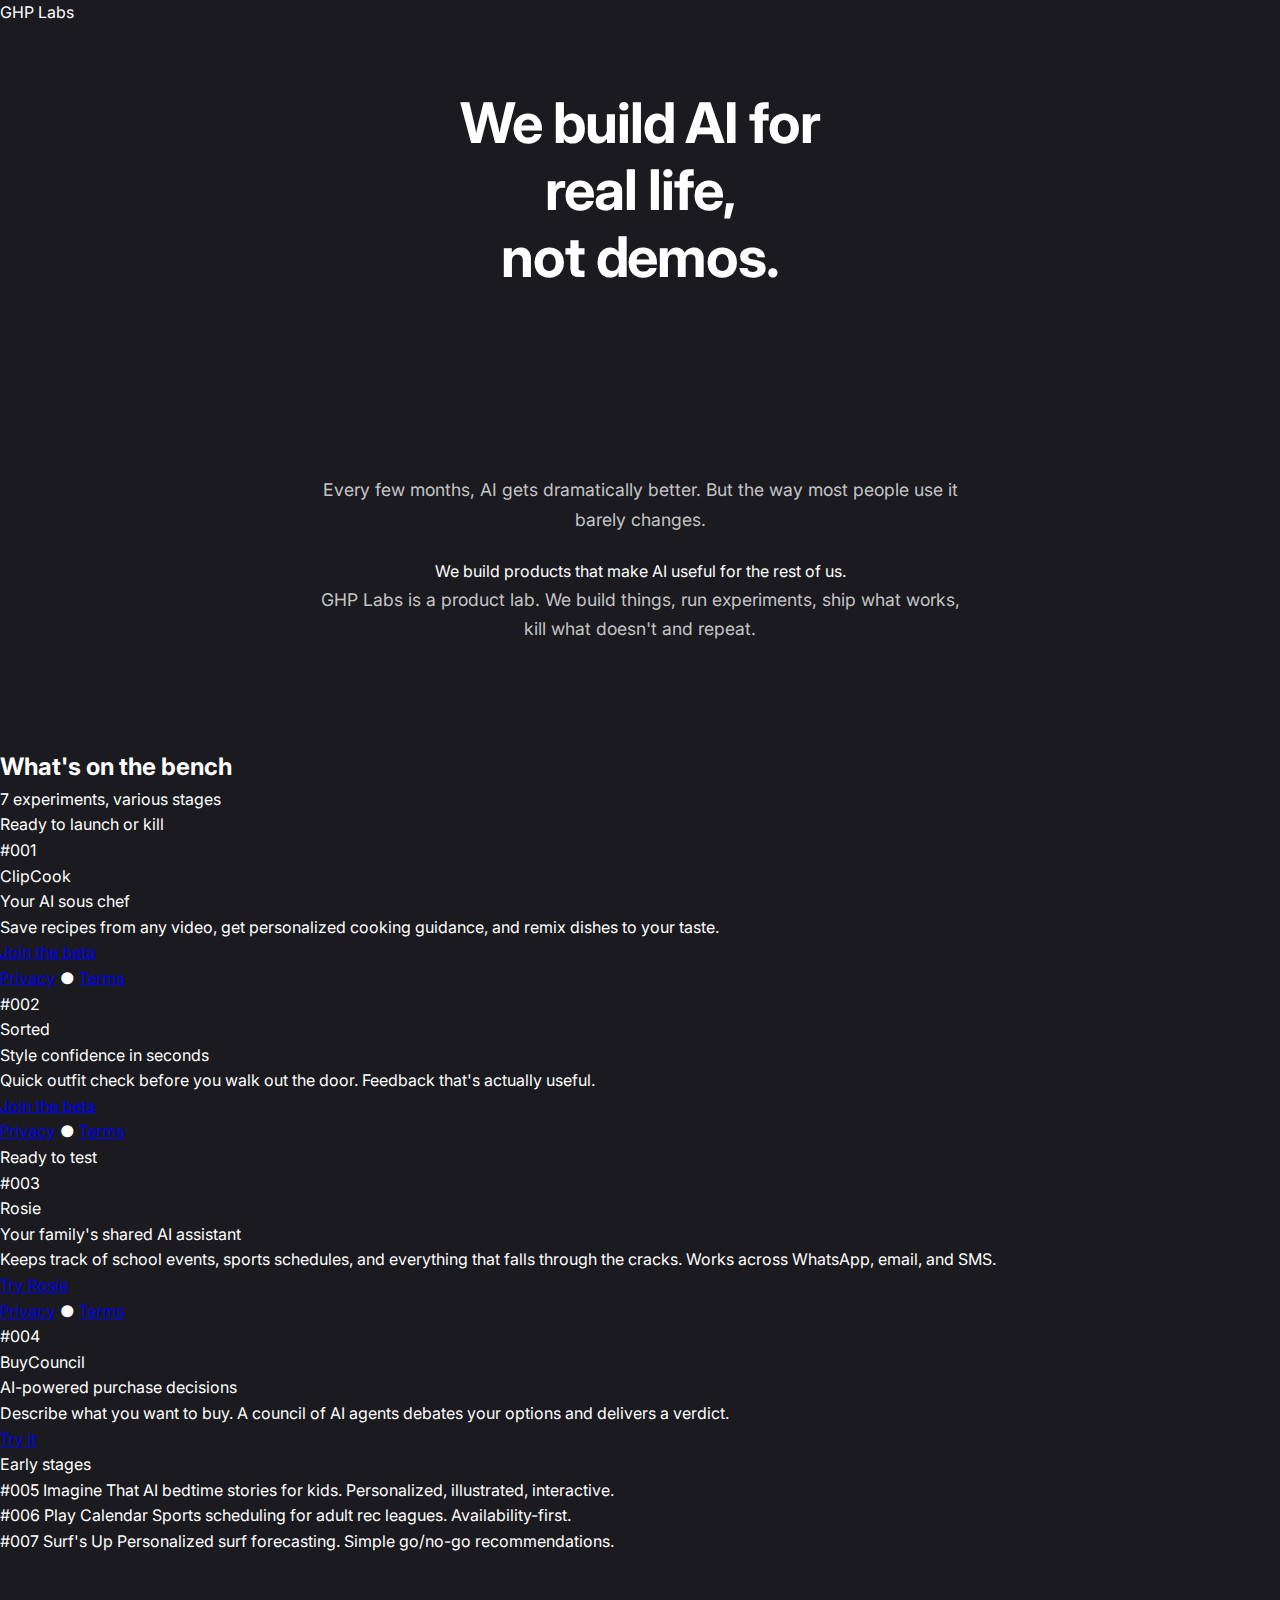
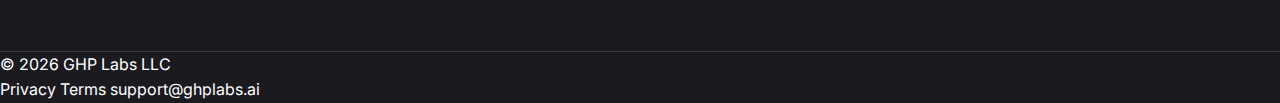
<file: index.html>
<!DOCTYPE html>
<html lang="en">
<head>
<meta charset="UTF-8">
<meta name="viewport" content="width=device-width, initial-scale=1.0">
<title>GHP Labs | AI Products for Real Life</title>
<meta name="description" content="GHP Labs is a product lab. We build AI-powered products that fit the way people already live.">
<link rel="preconnect" href="https://fonts.googleapis.com">
<link rel="preconnect" href="https://fonts.gstatic.com" crossorigin>
<link href="https://fonts.googleapis.com/css2?family=IBM+Plex+Mono:ital,wght@0,400;0,500;0,600;0,700;1,400&family=Inter:wght@400;500;600&display=swap" rel="stylesheet">
<link rel="stylesheet" href="styles.css">
</head>
<body>

<div class="page">

  <div class="site-header">GHP Labs</div>

  <div class="hero">
    <h1>We build AI for<br>real life,<br><span class="punch">not demos.</span></h1>
  </div>

  <div class="accent-line"></div>

  <div class="mission">
    <p>Every few months, AI gets dramatically better. But the way most people use it barely changes.</p>
    <div class="highlight">We build products that make AI useful for the rest of us.</div>
    <p>GHP Labs is a product lab. We build things, run experiments, ship what works, kill what doesn't and repeat.</p>
  </div>

  <div class="lab-header">
    <h2>What's on the bench</h2>
    <span class="lab-note">7 experiments, various stages</span>
  </div>
  <div class="lab-divider"></div>

  <!-- TIER 1: READY TO LAUNCH OR KILL -->
  <div class="tier">
    <div class="tier-label">Ready to launch or kill</div>
    <div class="experiment-grid">
      <div class="experiment-card">
        <div class="experiment-meta">
          <span class="experiment-id">#001</span>
        </div>
        <div class="experiment-name">ClipCook</div>
        <div class="experiment-tagline">Your AI sous chef</div>
        <div class="experiment-desc">Save recipes from any video, get personalized cooking guidance, and remix dishes to your taste.</div>
        <a href="https://testflight.apple.com/join/FTNNurwK" class="cta-btn">Join the beta</a>
        <div class="legal-links">
          <a href="/clipcook/privacy.html">Privacy</a>
          <span class="dot">&#9679;</span>
          <a href="/clipcook/terms.html">Terms</a>
        </div>
      </div>

      <div class="experiment-card">
        <div class="experiment-meta">
          <span class="experiment-id">#002</span>
        </div>
        <div class="experiment-name">Sorted</div>
        <div class="experiment-tagline">Style confidence in seconds</div>
        <div class="experiment-desc">Quick outfit check before you walk out the door. Feedback that's actually useful.</div>
        <a href="https://testflight.apple.com/join/kVDb5tj7" class="cta-btn">Join the beta</a>
        <div class="legal-links">
          <a href="/sorted/privacy.html">Privacy</a>
          <span class="dot">&#9679;</span>
          <a href="/sorted/terms.html">Terms</a>
        </div>
      </div>
    </div>
  </div>

  <!-- TIER 2: READY TO TEST -->
  <div class="tier">
    <div class="tier-label">Ready to test</div>

    <div class="experiment-inline">
      <div class="meta-col">
        <span class="experiment-id">#003</span>
      </div>
      <div class="experiment-text">
        <div class="experiment-name">Rosie</div>
        <div class="experiment-tagline">Your family's shared AI assistant</div>
        <div class="experiment-desc">Keeps track of school events, sports schedules, and everything that falls through the cracks. Works across WhatsApp, email, and SMS.</div>
        <a href="https://rosiefamilyassistant.com" class="cta-btn-outline">Try Rosie</a>
        <div class="legal-links">
          <a href="https://rosiefamilyassistant.com/privacy">Privacy</a>
          <span class="dot">&#9679;</span>
          <a href="https://rosiefamilyassistant.com/terms">Terms</a>
        </div>
      </div>
    </div>

    <div class="experiment-inline">
      <div class="meta-col">
        <span class="experiment-id">#004</span>
      </div>
      <div class="experiment-text">
        <div class="experiment-name">BuyCouncil</div>
        <div class="experiment-tagline">AI-powered purchase decisions</div>
        <div class="experiment-desc">Describe what you want to buy. A council of AI agents debates your options and delivers a verdict.</div>
        <a href="https://buycouncil.ai" class="cta-btn-outline">Try it</a>
      </div>
    </div>
  </div>

  <!-- TIER 3: EARLY STAGES -->
  <div class="tier">
    <div class="tier-label">Early stages</div>

    <ul class="early-list">
      <li class="early-item">
        <span class="experiment-id">#005</span>
        <span class="early-name">Imagine That</span>
        <span class="early-desc">AI bedtime stories for kids. Personalized, illustrated, interactive.</span>
      </li>
      <li class="early-item">
        <span class="experiment-id">#006</span>
        <span class="early-name">Play Calendar</span>
        <span class="early-desc">Sports scheduling for adult rec leagues. Availability-first.</span>
      </li>
      <li class="early-item">
        <span class="experiment-id">#007</span>
        <span class="early-name">Surf's Up</span>
        <span class="early-desc">Personalized surf forecasting. Simple go/no-go recommendations.</span>
      </li>
    </ul>
  </div>

  <footer class="site-footer">
    <div class="copyright">&copy; 2026 GHP Labs LLC</div>
    <div class="footer-links">
      <a href="/privacy">Privacy</a>
      <a href="/terms">Terms</a>
      <a href="mailto:support@ghplabs.ai">support@ghplabs.ai</a>
    </div>
  </footer>

</div>

</body>
</html>
</file>
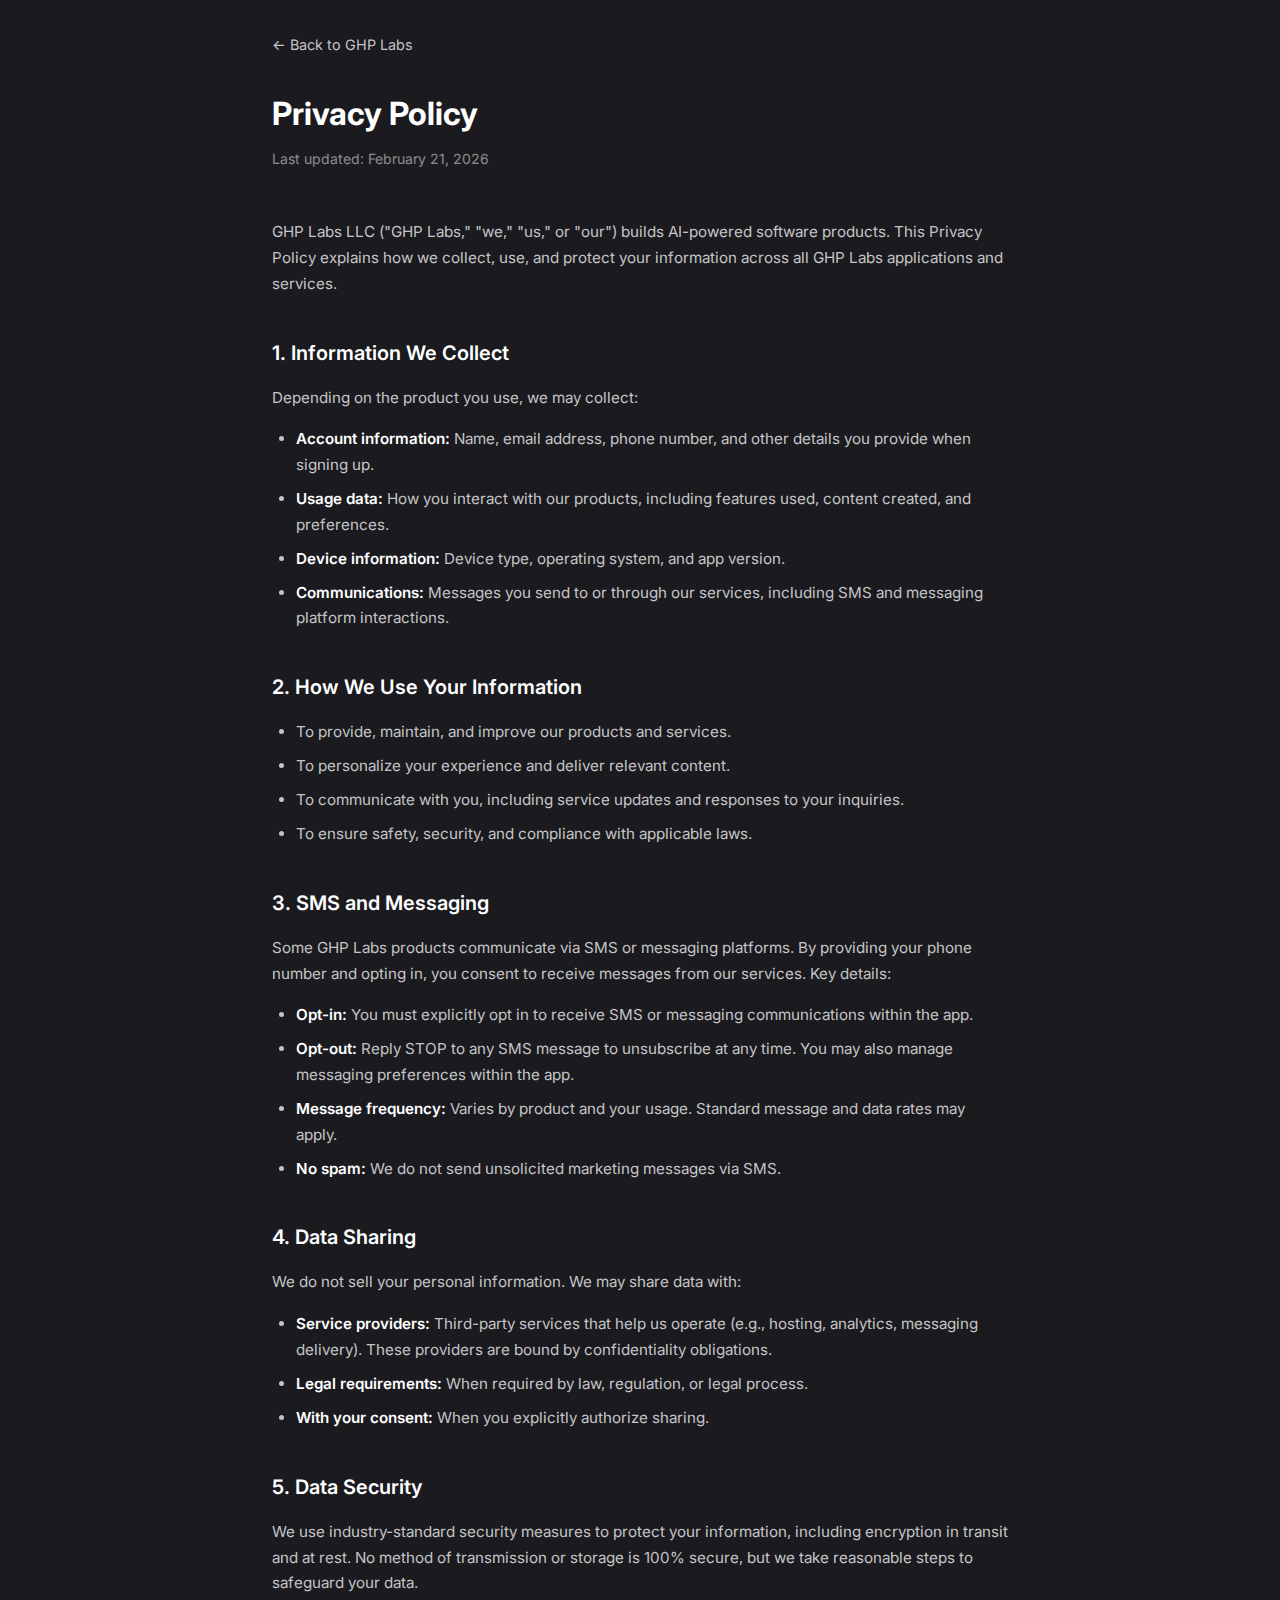
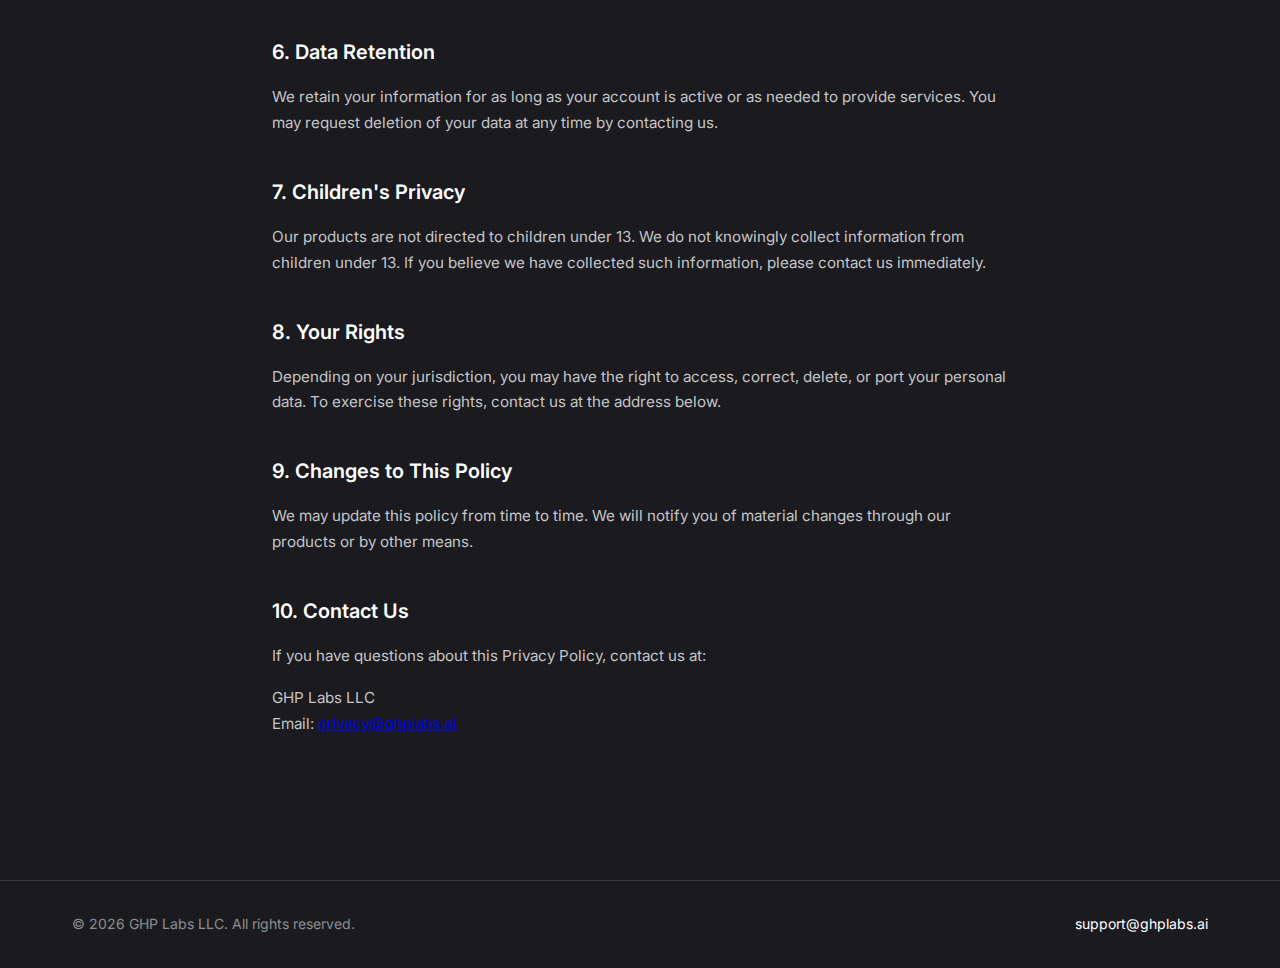
<file: privacy/index.html>
<!DOCTYPE html>
<html lang="en">
<head>
    <meta charset="UTF-8">
    <meta name="viewport" content="width=device-width, initial-scale=1.0">
    <title>Privacy Policy | GHP Labs</title>
    <meta name="description" content="Privacy Policy for GHP Labs products and services.">
    <link rel="preconnect" href="https://fonts.googleapis.com">
    <link rel="preconnect" href="https://fonts.gstatic.com" crossorigin>
    <link href="https://fonts.googleapis.com/css2?family=IBM+Plex+Mono:ital,wght@0,400;0,500;0,600;0,700;1,400&family=Inter:wght@400;500;600;700&display=swap" rel="stylesheet">
    <link rel="stylesheet" href="../styles.css">
</head>
<body>
    <main class="legal-page">
        <a href="/" class="back-link">&larr; Back to GHP Labs</a>
        <h1>Privacy Policy</h1>
        <p class="effective-date">Last updated: February 21, 2026</p>

        <p>GHP Labs LLC ("GHP Labs," "we," "us," or "our") builds AI-powered software products. This Privacy Policy explains how we collect, use, and protect your information across all GHP Labs applications and services.</p>

        <h2>1. Information We Collect</h2>
        <p>Depending on the product you use, we may collect:</p>
        <ul>
            <li><strong>Account information:</strong> Name, email address, phone number, and other details you provide when signing up.</li>
            <li><strong>Usage data:</strong> How you interact with our products, including features used, content created, and preferences.</li>
            <li><strong>Device information:</strong> Device type, operating system, and app version.</li>
            <li><strong>Communications:</strong> Messages you send to or through our services, including SMS and messaging platform interactions.</li>
        </ul>

        <h2>2. How We Use Your Information</h2>
        <ul>
            <li>To provide, maintain, and improve our products and services.</li>
            <li>To personalize your experience and deliver relevant content.</li>
            <li>To communicate with you, including service updates and responses to your inquiries.</li>
            <li>To ensure safety, security, and compliance with applicable laws.</li>
        </ul>

        <h2>3. SMS and Messaging</h2>
        <p>Some GHP Labs products communicate via SMS or messaging platforms. By providing your phone number and opting in, you consent to receive messages from our services. Key details:</p>
        <ul>
            <li><strong>Opt-in:</strong> You must explicitly opt in to receive SMS or messaging communications within the app.</li>
            <li><strong>Opt-out:</strong> Reply STOP to any SMS message to unsubscribe at any time. You may also manage messaging preferences within the app.</li>
            <li><strong>Message frequency:</strong> Varies by product and your usage. Standard message and data rates may apply.</li>
            <li><strong>No spam:</strong> We do not send unsolicited marketing messages via SMS.</li>
        </ul>

        <h2>4. Data Sharing</h2>
        <p>We do not sell your personal information. We may share data with:</p>
        <ul>
            <li><strong>Service providers:</strong> Third-party services that help us operate (e.g., hosting, analytics, messaging delivery). These providers are bound by confidentiality obligations.</li>
            <li><strong>Legal requirements:</strong> When required by law, regulation, or legal process.</li>
            <li><strong>With your consent:</strong> When you explicitly authorize sharing.</li>
        </ul>

        <h2>5. Data Security</h2>
        <p>We use industry-standard security measures to protect your information, including encryption in transit and at rest. No method of transmission or storage is 100% secure, but we take reasonable steps to safeguard your data.</p>

        <h2>6. Data Retention</h2>
        <p>We retain your information for as long as your account is active or as needed to provide services. You may request deletion of your data at any time by contacting us.</p>

        <h2>7. Children's Privacy</h2>
        <p>Our products are not directed to children under 13. We do not knowingly collect information from children under 13. If you believe we have collected such information, please contact us immediately.</p>

        <h2>8. Your Rights</h2>
        <p>Depending on your jurisdiction, you may have the right to access, correct, delete, or port your personal data. To exercise these rights, contact us at the address below.</p>

        <h2>9. Changes to This Policy</h2>
        <p>We may update this policy from time to time. We will notify you of material changes through our products or by other means.</p>

        <h2>10. Contact Us</h2>
        <p>If you have questions about this Privacy Policy, contact us at:</p>
        <p>GHP Labs LLC<br>
        Email: <a href="mailto:privacy@ghplabs.ai">privacy@ghplabs.ai</a></p>
    </main>

    <footer>
        <div class="footer-content">
            <p>&copy; 2026 GHP Labs LLC. All rights reserved.</p>
            <p class="footer-contact">
                <a href="mailto:support@ghplabs.ai">support@ghplabs.ai</a>
            </p>
        </div>
    </footer>
</body>
</html>
</file>
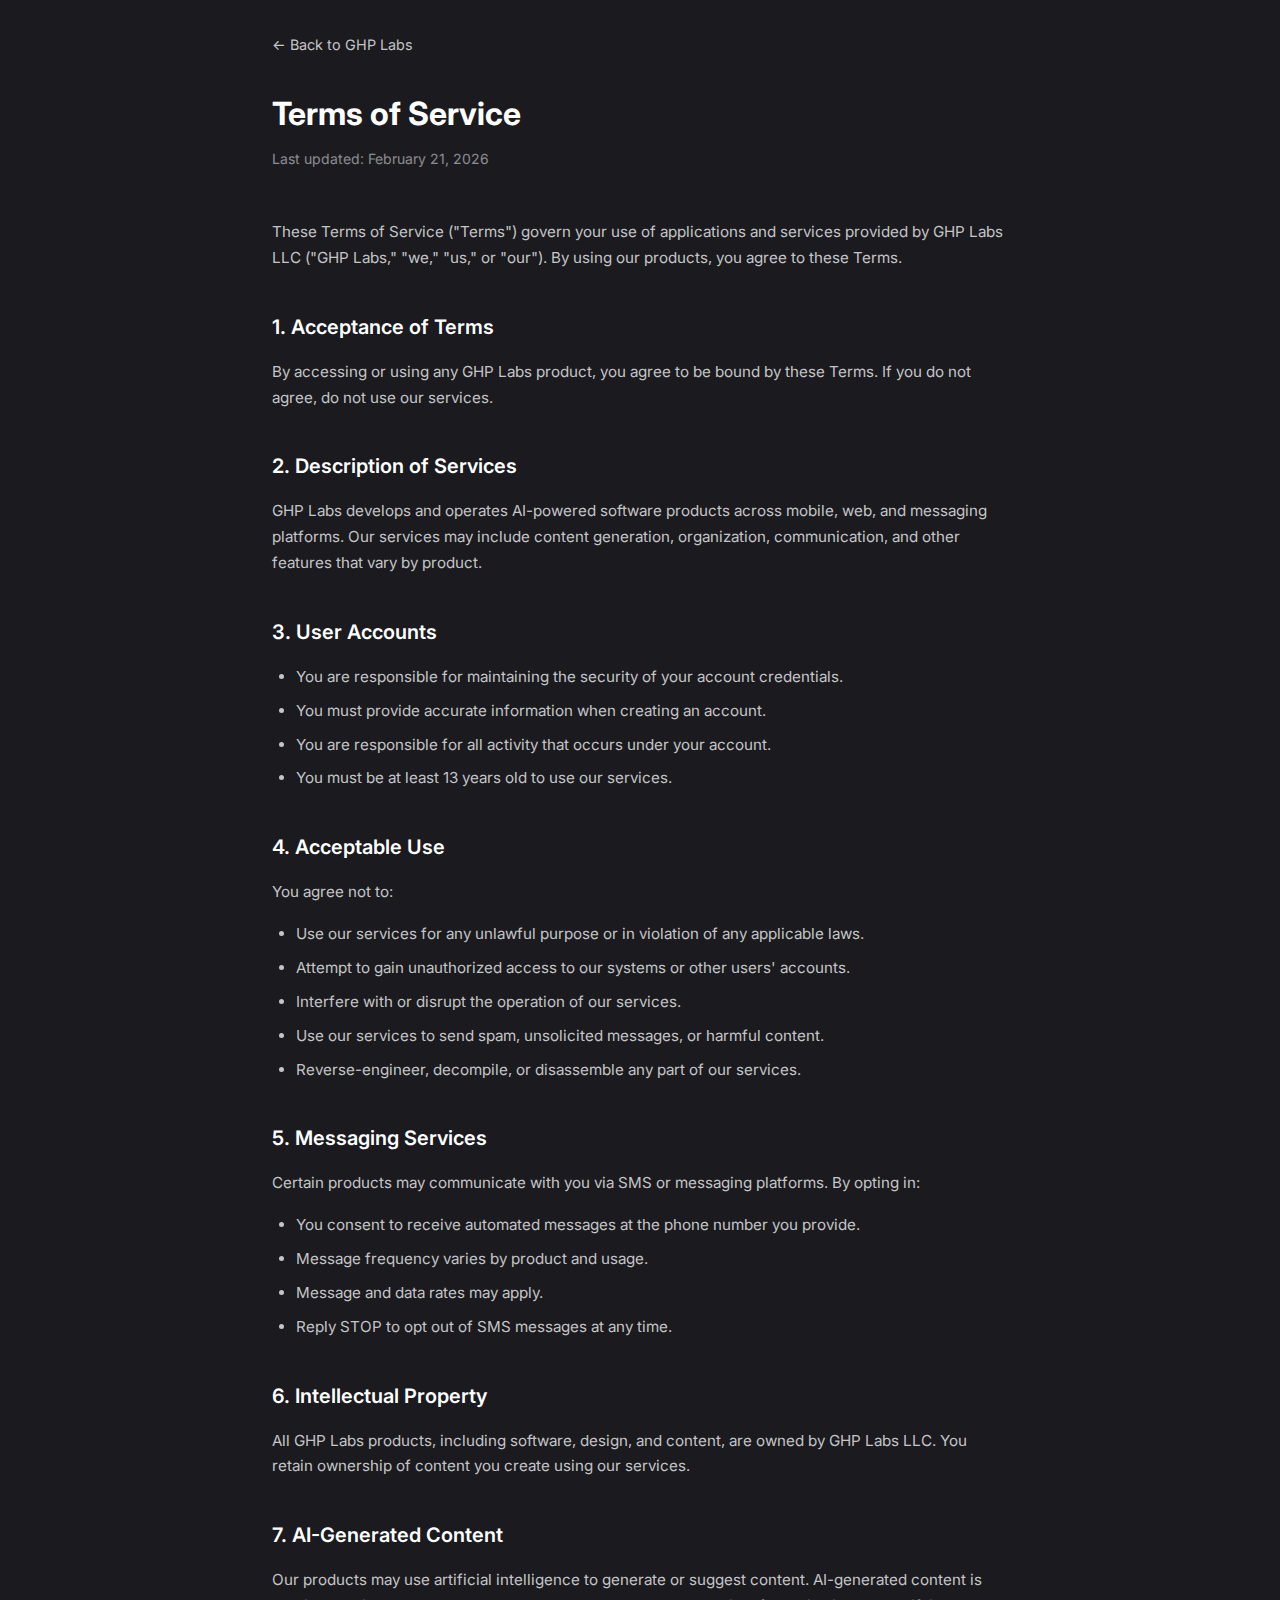
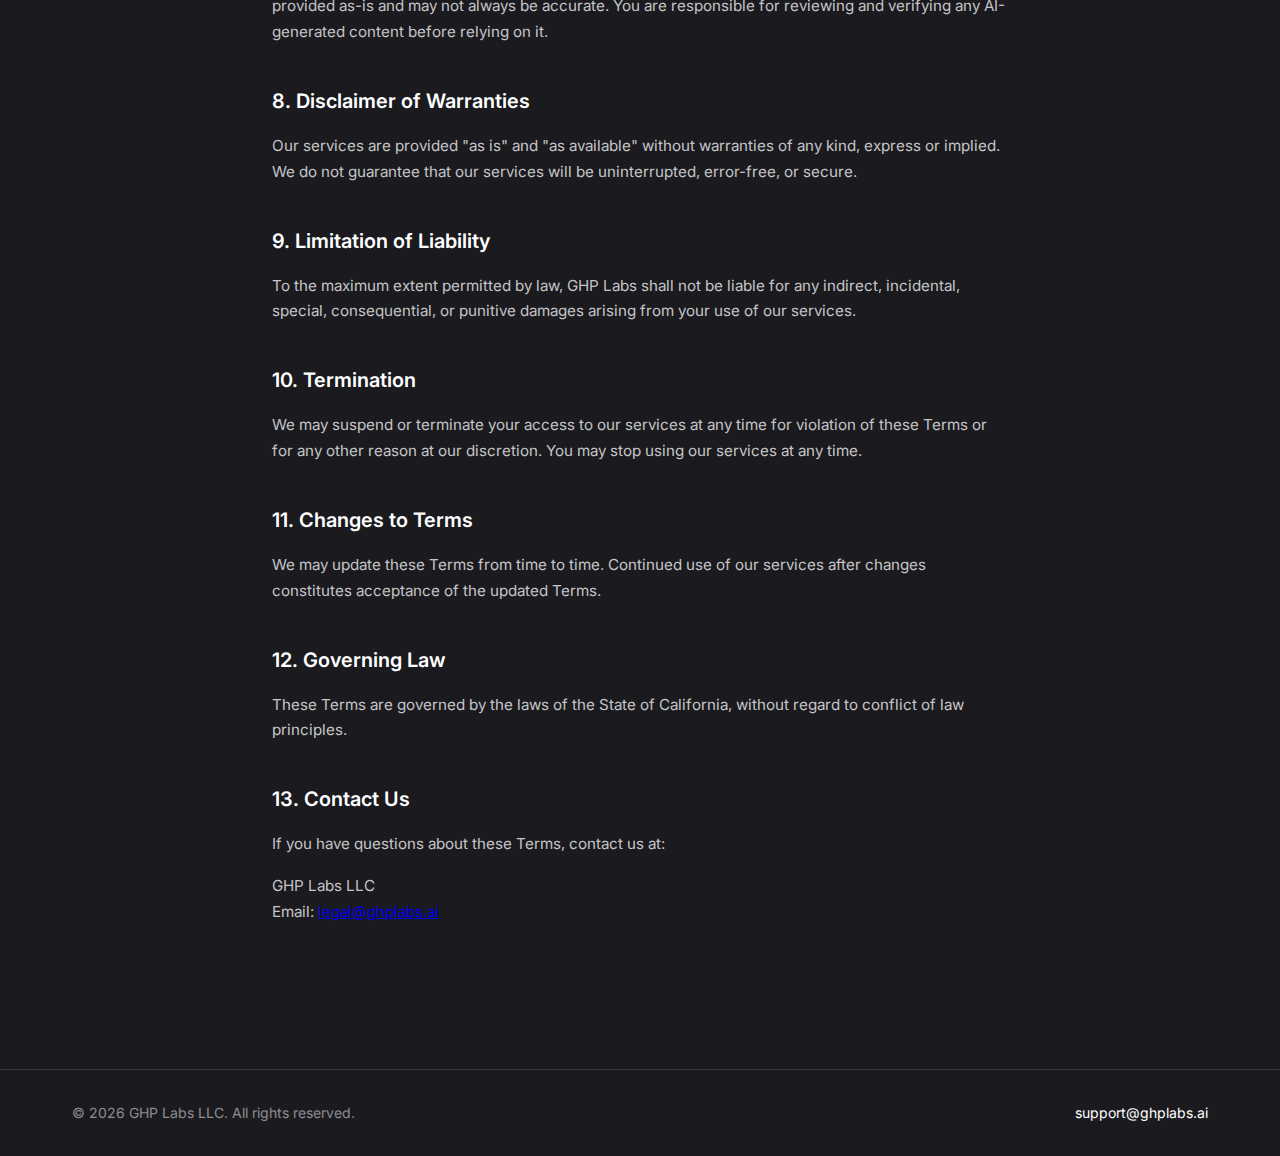
<file: terms/index.html>
<!DOCTYPE html>
<html lang="en">
<head>
    <meta charset="UTF-8">
    <meta name="viewport" content="width=device-width, initial-scale=1.0">
    <title>Terms of Service | GHP Labs</title>
    <meta name="description" content="Terms of Service for GHP Labs products and services.">
    <link rel="preconnect" href="https://fonts.googleapis.com">
    <link rel="preconnect" href="https://fonts.gstatic.com" crossorigin>
    <link href="https://fonts.googleapis.com/css2?family=IBM+Plex+Mono:ital,wght@0,400;0,500;0,600;0,700;1,400&family=Inter:wght@400;500;600;700&display=swap" rel="stylesheet">
    <link rel="stylesheet" href="../styles.css">
</head>
<body>
    <main class="legal-page">
        <a href="/" class="back-link">&larr; Back to GHP Labs</a>
        <h1>Terms of Service</h1>
        <p class="effective-date">Last updated: February 21, 2026</p>

        <p>These Terms of Service ("Terms") govern your use of applications and services provided by GHP Labs LLC ("GHP Labs," "we," "us," or "our"). By using our products, you agree to these Terms.</p>

        <h2>1. Acceptance of Terms</h2>
        <p>By accessing or using any GHP Labs product, you agree to be bound by these Terms. If you do not agree, do not use our services.</p>

        <h2>2. Description of Services</h2>
        <p>GHP Labs develops and operates AI-powered software products across mobile, web, and messaging platforms. Our services may include content generation, organization, communication, and other features that vary by product.</p>

        <h2>3. User Accounts</h2>
        <ul>
            <li>You are responsible for maintaining the security of your account credentials.</li>
            <li>You must provide accurate information when creating an account.</li>
            <li>You are responsible for all activity that occurs under your account.</li>
            <li>You must be at least 13 years old to use our services.</li>
        </ul>

        <h2>4. Acceptable Use</h2>
        <p>You agree not to:</p>
        <ul>
            <li>Use our services for any unlawful purpose or in violation of any applicable laws.</li>
            <li>Attempt to gain unauthorized access to our systems or other users' accounts.</li>
            <li>Interfere with or disrupt the operation of our services.</li>
            <li>Use our services to send spam, unsolicited messages, or harmful content.</li>
            <li>Reverse-engineer, decompile, or disassemble any part of our services.</li>
        </ul>

        <h2>5. Messaging Services</h2>
        <p>Certain products may communicate with you via SMS or messaging platforms. By opting in:</p>
        <ul>
            <li>You consent to receive automated messages at the phone number you provide.</li>
            <li>Message frequency varies by product and usage.</li>
            <li>Message and data rates may apply.</li>
            <li>Reply STOP to opt out of SMS messages at any time.</li>
        </ul>

        <h2>6. Intellectual Property</h2>
        <p>All GHP Labs products, including software, design, and content, are owned by GHP Labs LLC. You retain ownership of content you create using our services.</p>

        <h2>7. AI-Generated Content</h2>
        <p>Our products may use artificial intelligence to generate or suggest content. AI-generated content is provided as-is and may not always be accurate. You are responsible for reviewing and verifying any AI-generated content before relying on it.</p>

        <h2>8. Disclaimer of Warranties</h2>
        <p>Our services are provided "as is" and "as available" without warranties of any kind, express or implied. We do not guarantee that our services will be uninterrupted, error-free, or secure.</p>

        <h2>9. Limitation of Liability</h2>
        <p>To the maximum extent permitted by law, GHP Labs shall not be liable for any indirect, incidental, special, consequential, or punitive damages arising from your use of our services.</p>

        <h2>10. Termination</h2>
        <p>We may suspend or terminate your access to our services at any time for violation of these Terms or for any other reason at our discretion. You may stop using our services at any time.</p>

        <h2>11. Changes to Terms</h2>
        <p>We may update these Terms from time to time. Continued use of our services after changes constitutes acceptance of the updated Terms.</p>

        <h2>12. Governing Law</h2>
        <p>These Terms are governed by the laws of the State of California, without regard to conflict of law principles.</p>

        <h2>13. Contact Us</h2>
        <p>If you have questions about these Terms, contact us at:</p>
        <p>GHP Labs LLC<br>
        Email: <a href="mailto:legal@ghplabs.ai">legal@ghplabs.ai</a></p>
    </main>

    <footer>
        <div class="footer-content">
            <p>&copy; 2026 GHP Labs LLC. All rights reserved.</p>
            <p class="footer-contact">
                <a href="mailto:support@ghplabs.ai">support@ghplabs.ai</a>
            </p>
        </div>
    </footer>
</body>
</html>
</file>
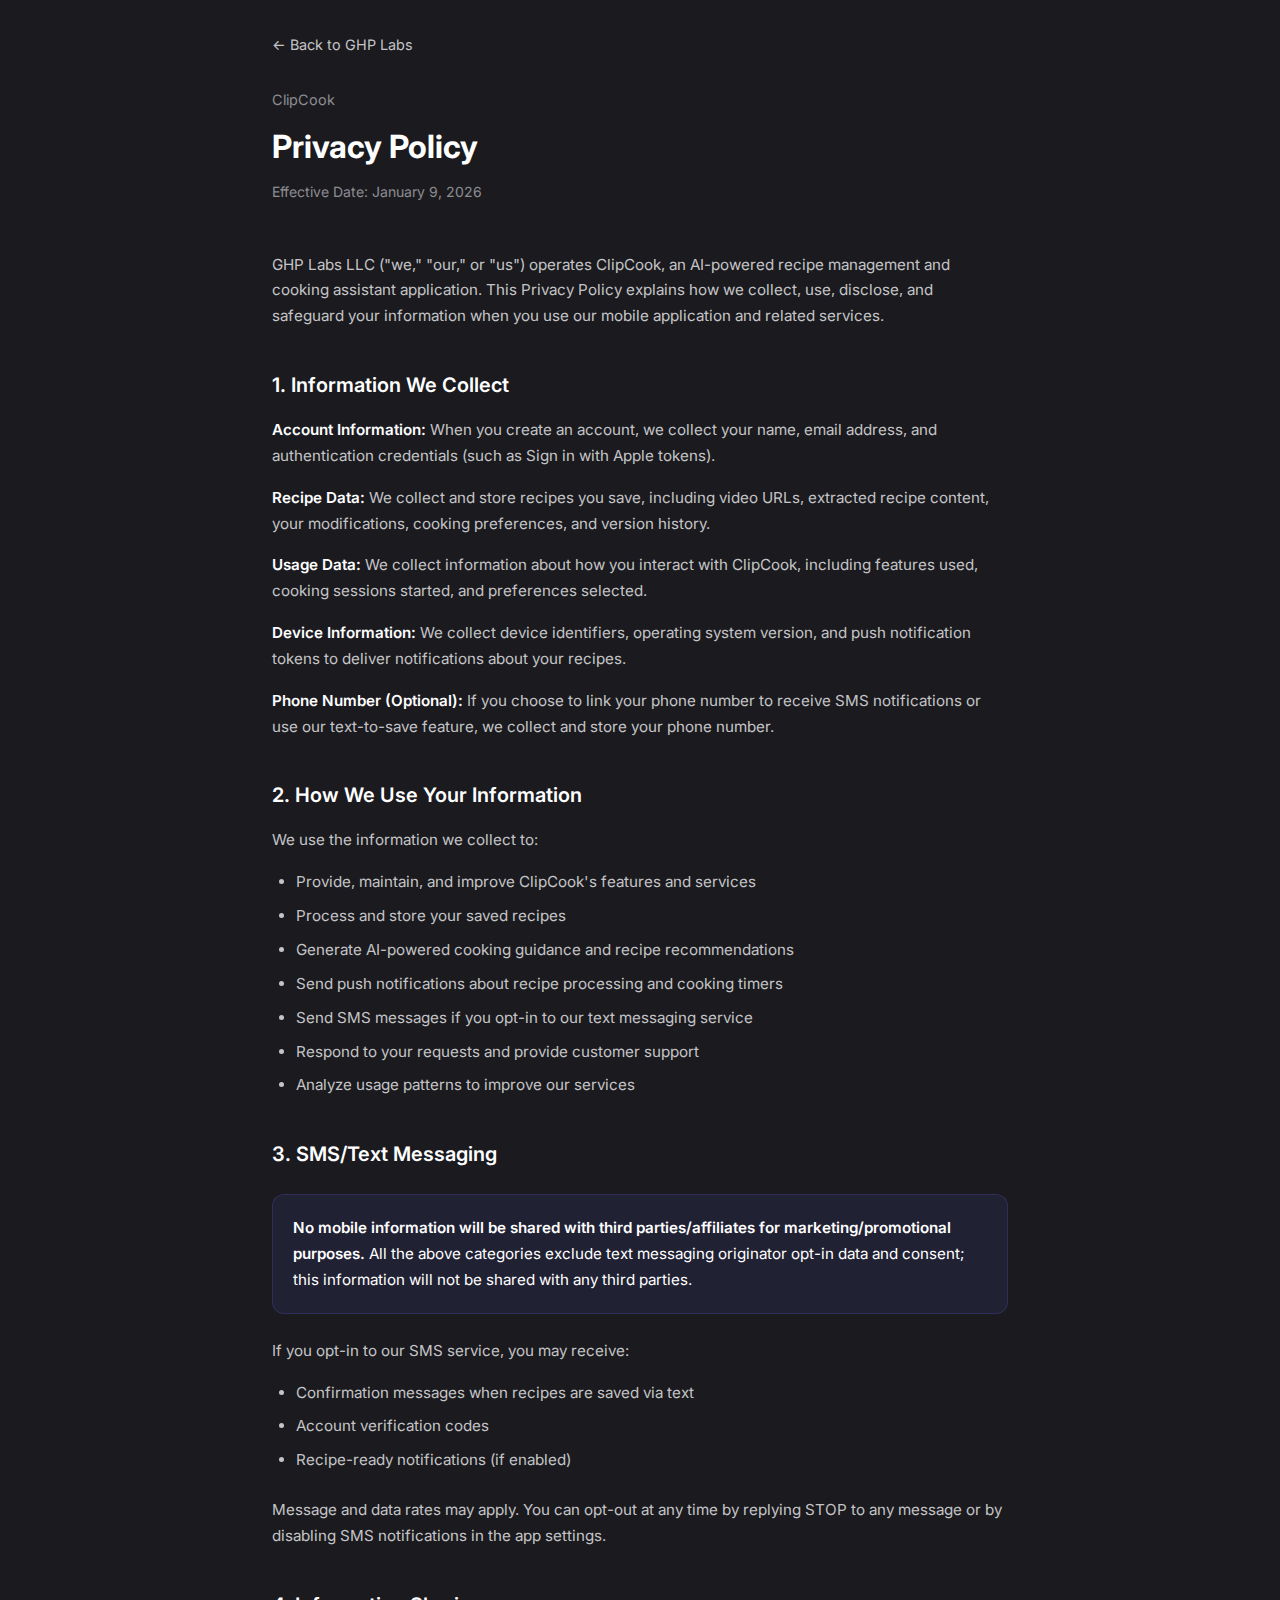
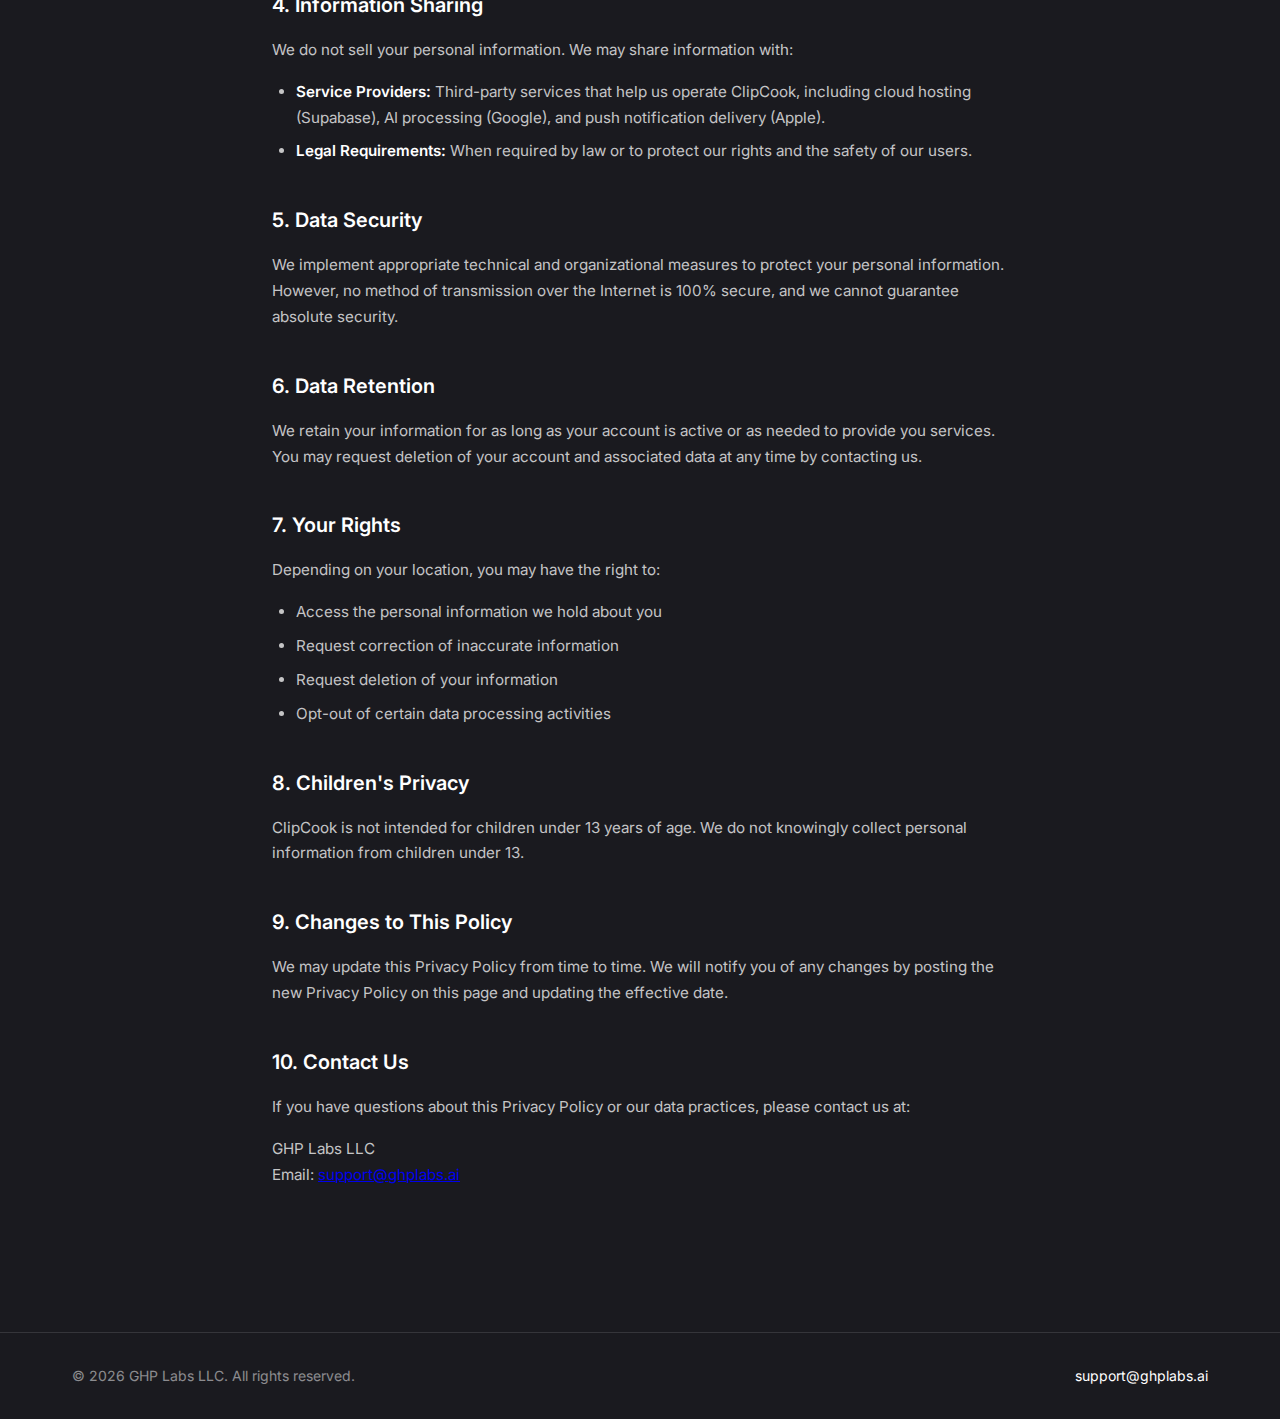
<file: clipcook/privacy.html>
<!DOCTYPE html>
<html lang="en">

<head>
    <meta charset="UTF-8">
    <meta name="viewport" content="width=device-width, initial-scale=1.0">
    <title>Privacy Policy | ClipCook</title>
    <meta name="description" content="Privacy Policy for ClipCook - Your AI Sous Chef">
    <link rel="preconnect" href="https://fonts.googleapis.com">
    <link rel="preconnect" href="https://fonts.gstatic.com" crossorigin>
    <link href="https://fonts.googleapis.com/css2?family=Inter:wght@400;500;600;700&display=swap" rel="stylesheet">
    <link rel="stylesheet" href="../styles.css">
</head>

<body>
    <div class="gradient-bg"></div>

    <main class="legal-page">
        <a href="/" class="back-link">← Back to GHP Labs</a>

        <p class="app-name">ClipCook</p>
        <h1>Privacy Policy</h1>
        <p class="effective-date">Effective Date: January 9, 2026</p>

        <p>GHP Labs LLC ("we," "our," or "us") operates ClipCook, an AI-powered recipe management and cooking assistant
            application. This Privacy Policy explains how we collect, use, disclose, and safeguard your information when
            you use our mobile application and related services.</p>

        <h2>1. Information We Collect</h2>

        <p><strong>Account Information:</strong> When you create an account, we collect your name, email address, and
            authentication credentials (such as Sign in with Apple tokens).</p>

        <p><strong>Recipe Data:</strong> We collect and store recipes you save, including video URLs, extracted recipe
            content, your modifications, cooking preferences, and version history.</p>

        <p><strong>Usage Data:</strong> We collect information about how you interact with ClipCook, including features
            used, cooking sessions started, and preferences selected.</p>

        <p><strong>Device Information:</strong> We collect device identifiers, operating system version, and push
            notification tokens to deliver notifications about your recipes.</p>

        <p><strong>Phone Number (Optional):</strong> If you choose to link your phone number to receive SMS
            notifications or use our text-to-save feature, we collect and store your phone number.</p>

        <h2>2. How We Use Your Information</h2>

        <p>We use the information we collect to:</p>
        <ul>
            <li>Provide, maintain, and improve ClipCook's features and services</li>
            <li>Process and store your saved recipes</li>
            <li>Generate AI-powered cooking guidance and recipe recommendations</li>
            <li>Send push notifications about recipe processing and cooking timers</li>
            <li>Send SMS messages if you opt-in to our text messaging service</li>
            <li>Respond to your requests and provide customer support</li>
            <li>Analyze usage patterns to improve our services</li>
        </ul>

        <h2>3. SMS/Text Messaging</h2>

        <div class="highlight-box">
            <p><strong>No mobile information will be shared with third parties/affiliates for marketing/promotional
                    purposes.</strong> All the above categories exclude text messaging originator opt-in data and
                consent; this information will not be shared with any third parties.</p>
        </div>

        <p>If you opt-in to our SMS service, you may receive:</p>
        <ul>
            <li>Confirmation messages when recipes are saved via text</li>
            <li>Account verification codes</li>
            <li>Recipe-ready notifications (if enabled)</li>
        </ul>

        <p>Message and data rates may apply. You can opt-out at any time by replying STOP to any message or by disabling
            SMS notifications in the app settings.</p>

        <h2>4. Information Sharing</h2>

        <p>We do not sell your personal information. We may share information with:</p>
        <ul>
            <li><strong>Service Providers:</strong> Third-party services that help us operate ClipCook, including cloud
                hosting (Supabase), AI processing (Google), and push notification delivery (Apple).</li>
            <li><strong>Legal Requirements:</strong> When required by law or to protect our rights and the safety of our
                users.</li>
        </ul>

        <h2>5. Data Security</h2>

        <p>We implement appropriate technical and organizational measures to protect your personal information. However,
            no method of transmission over the Internet is 100% secure, and we cannot guarantee absolute security.</p>

        <h2>6. Data Retention</h2>

        <p>We retain your information for as long as your account is active or as needed to provide you services. You
            may request deletion of your account and associated data at any time by contacting us.</p>

        <h2>7. Your Rights</h2>

        <p>Depending on your location, you may have the right to:</p>
        <ul>
            <li>Access the personal information we hold about you</li>
            <li>Request correction of inaccurate information</li>
            <li>Request deletion of your information</li>
            <li>Opt-out of certain data processing activities</li>
        </ul>

        <h2>8. Children's Privacy</h2>

        <p>ClipCook is not intended for children under 13 years of age. We do not knowingly collect personal information
            from children under 13.</p>

        <h2>9. Changes to This Policy</h2>

        <p>We may update this Privacy Policy from time to time. We will notify you of any changes by posting the new
            Privacy Policy on this page and updating the effective date.</p>

        <h2>10. Contact Us</h2>

        <p>If you have questions about this Privacy Policy or our data practices, please contact us at:</p>
        <p>
            GHP Labs LLC<br>
            Email: <a href="mailto:support@ghplabs.ai">support@ghplabs.ai</a>
        </p>
    </main>

    <footer>
        <div class="footer-content">
            <p>&copy; 2026 GHP Labs LLC. All rights reserved.</p>
            <p class="footer-contact">
                <a href="mailto:support@ghplabs.ai">support@ghplabs.ai</a>
            </p>
        </div>
    </footer>
</body>

</html>
</file>
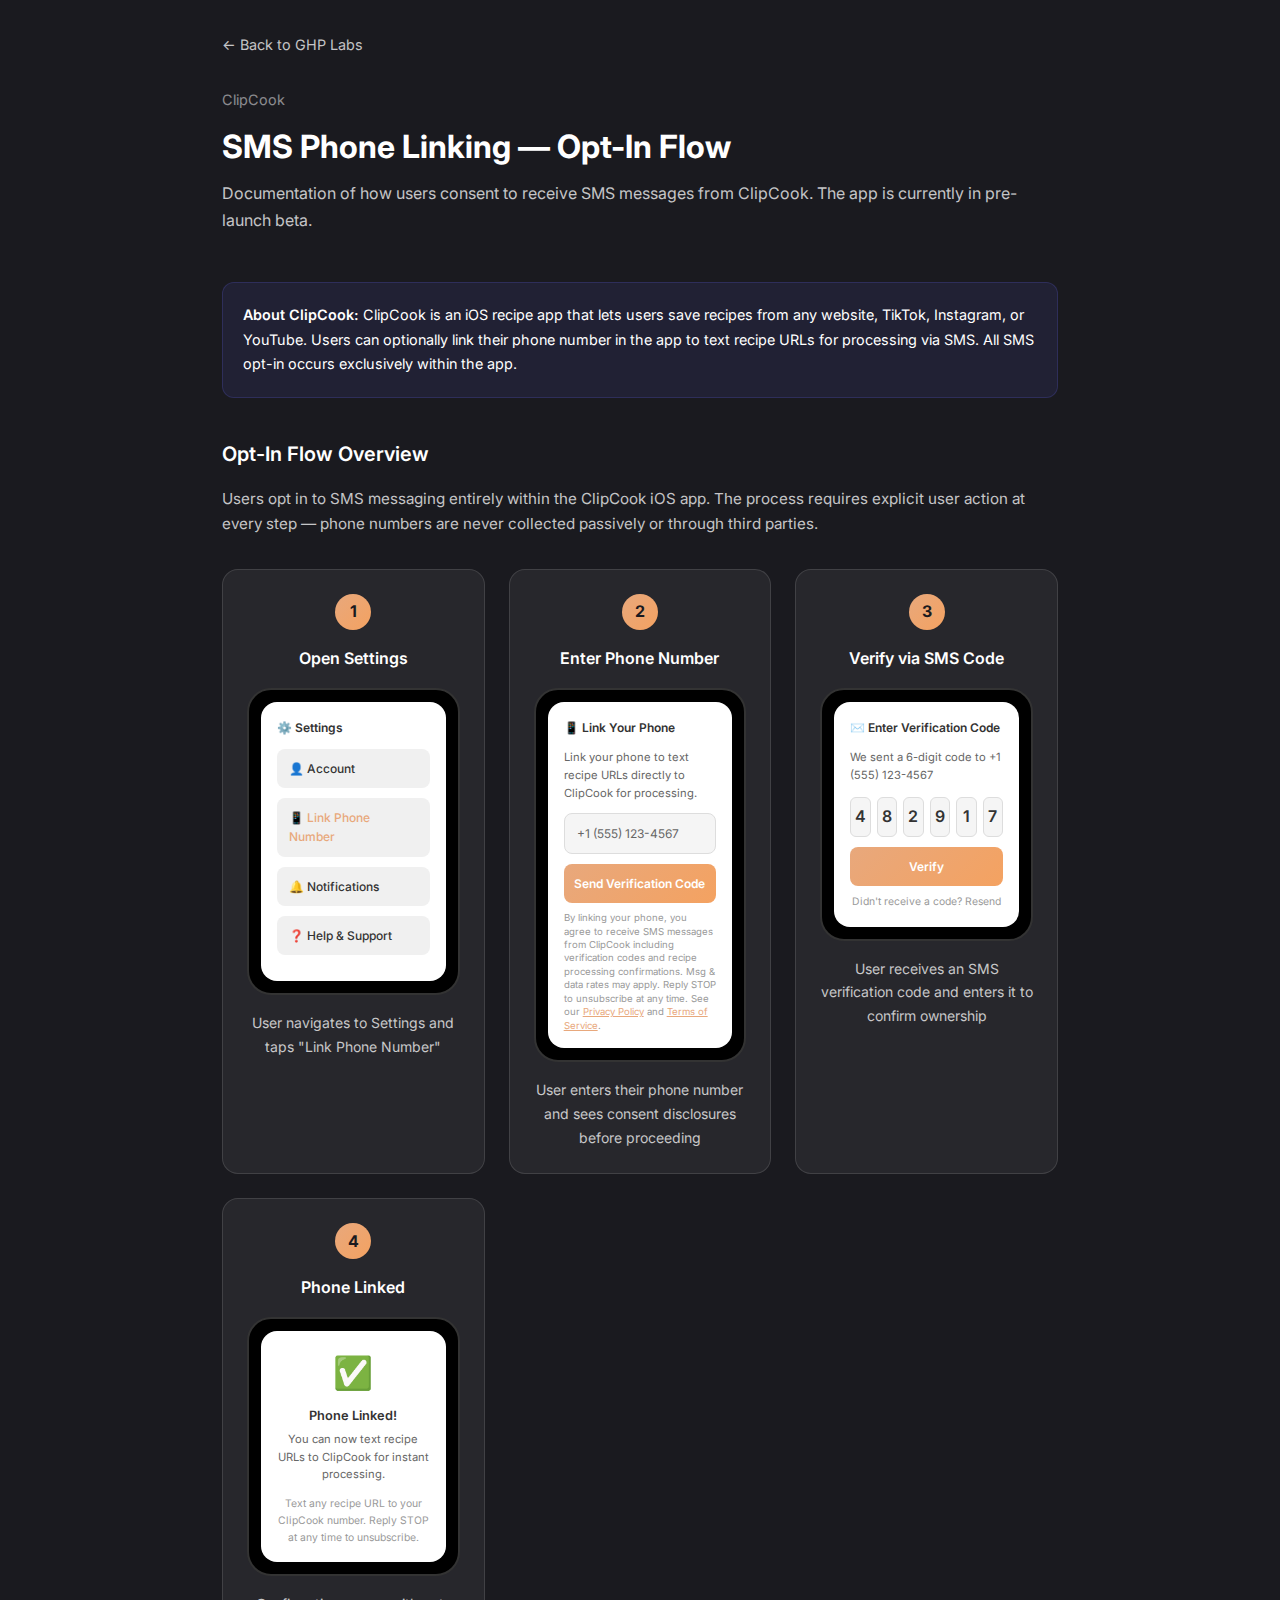
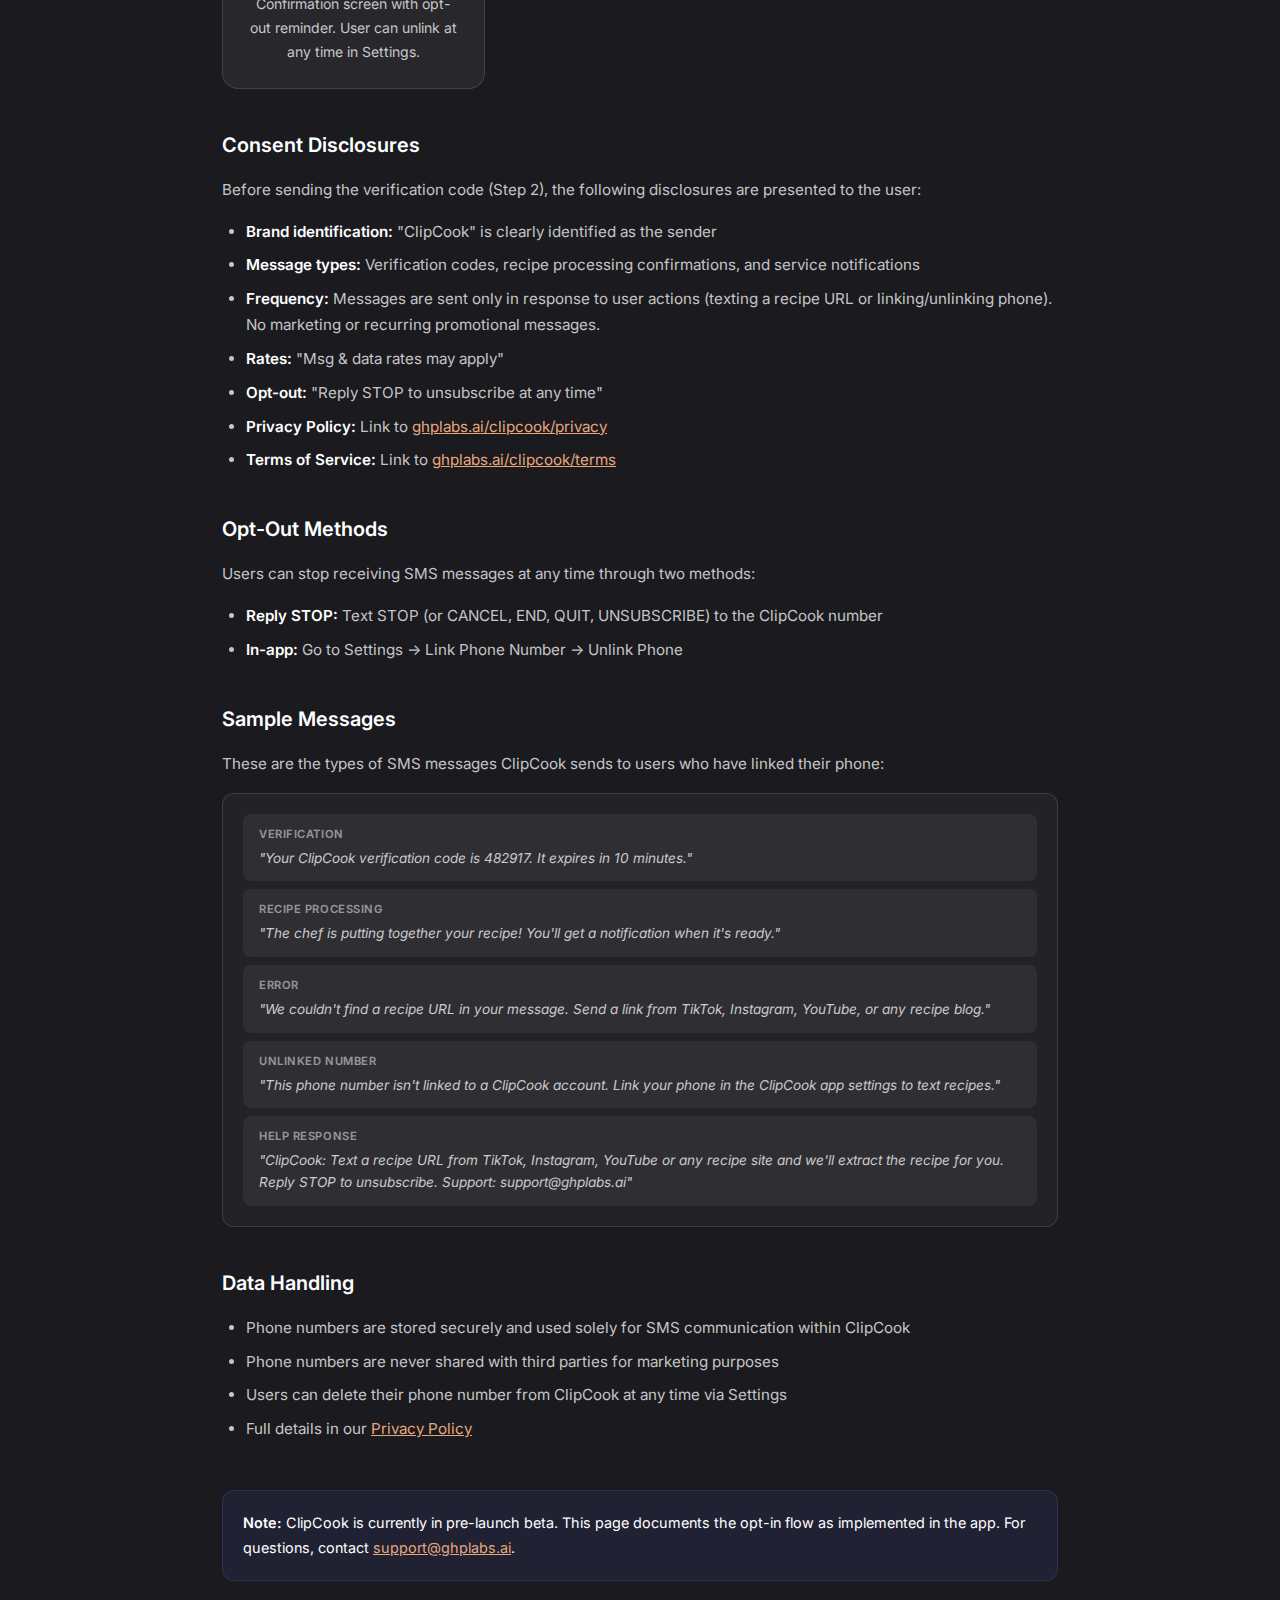
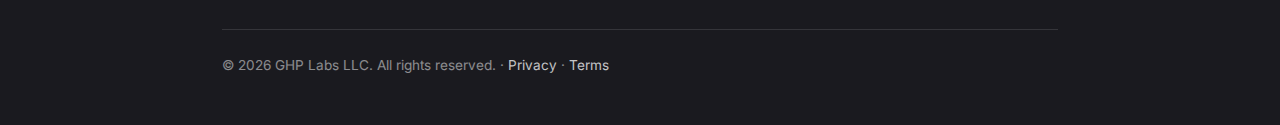
<file: clipcook/sms-optin.html>
<!DOCTYPE html>
<html lang="en">

<head>
    <meta charset="UTF-8">
    <meta name="viewport" content="width=device-width, initial-scale=1.0">
    <title>SMS Opt-In Flow | ClipCook</title>
    <meta name="description" content="ClipCook SMS Phone Linking Opt-In Flow Documentation">
    <link rel="preconnect" href="https://fonts.googleapis.com">
    <link rel="preconnect" href="https://fonts.gstatic.com" crossorigin>
    <link href="https://fonts.googleapis.com/css2?family=Inter:wght@400;500;600;700&display=swap" rel="stylesheet">
    <link rel="stylesheet" href="../styles.css">
    <style>
        .optin-page {
            max-width: 900px;
            margin: 0 auto;
            padding: 2rem;
        }

        .optin-page h1 {
            font-size: 2rem;
            font-weight: 700;
            margin-bottom: 0.5rem;
        }

        .optin-page .subtitle {
            color: var(--text-secondary);
            font-size: 1rem;
            margin-bottom: 3rem;
        }

        .optin-page h2 {
            font-size: 1.25rem;
            font-weight: 600;
            margin-top: 2.5rem;
            margin-bottom: 1rem;
            color: var(--text-primary);
        }

        .optin-page p, .optin-page li {
            color: var(--text-secondary);
            margin-bottom: 1rem;
            font-size: 0.95rem;
            line-height: 1.7;
        }

        .optin-page ul {
            padding-left: 1.5rem;
            margin-bottom: 1.5rem;
        }

        .optin-page li {
            margin-bottom: 0.5rem;
        }

        .optin-page strong {
            color: var(--text-primary);
            font-weight: 600;
        }

        .step-grid {
            display: grid;
            grid-template-columns: repeat(auto-fit, minmax(250px, 1fr));
            gap: 1.5rem;
            margin: 2rem 0;
        }

        .step-card {
            background: rgba(255, 255, 255, 0.06);
            border: 1px solid var(--border-color);
            border-radius: 16px;
            padding: 1.5rem;
            text-align: center;
        }

        .step-number {
            display: inline-flex;
            align-items: center;
            justify-content: center;
            width: 36px;
            height: 36px;
            background: linear-gradient(135deg, var(--accent-start), var(--accent-end));
            border-radius: 50%;
            font-weight: 700;
            font-size: 1rem;
            color: #1a1a1f;
            margin-bottom: 1rem;
        }

        .step-card h3 {
            font-size: 1rem;
            font-weight: 600;
            margin-bottom: 0.75rem;
        }

        .step-card p {
            font-size: 0.875rem;
            color: var(--text-secondary);
            margin-bottom: 0;
        }

        .phone-mockup {
            background: #000;
            border-radius: 24px;
            padding: 12px;
            max-width: 240px;
            margin: 1rem auto;
            border: 2px solid #333;
        }

        .phone-screen {
            background: #fff;
            border-radius: 16px;
            padding: 16px;
            min-height: 200px;
        }

        .phone-screen .screen-title {
            font-size: 0.75rem;
            font-weight: 600;
            color: #333;
            margin-bottom: 12px;
            text-align: left;
        }

        .phone-screen .input-mock {
            background: #f5f5f5;
            border: 1px solid #ddd;
            border-radius: 8px;
            padding: 10px 12px;
            font-size: 0.75rem;
            color: #666;
            margin-bottom: 10px;
            text-align: left;
        }

        .phone-screen .btn-mock {
            background: linear-gradient(135deg, #e8a87c, #f4a261);
            border-radius: 8px;
            padding: 10px;
            font-size: 0.75rem;
            font-weight: 600;
            color: #fff;
            text-align: center;
            margin-bottom: 8px;
        }

        .phone-screen .consent-text {
            font-size: 0.6rem;
            color: #999;
            text-align: left;
            line-height: 1.4;
        }

        .phone-screen .consent-text a {
            color: #e8a87c;
            text-decoration: underline;
        }

        .phone-screen .code-input {
            display: flex;
            gap: 6px;
            justify-content: center;
            margin-bottom: 10px;
        }

        .phone-screen .code-box {
            width: 32px;
            height: 40px;
            background: #f5f5f5;
            border: 1px solid #ddd;
            border-radius: 6px;
            display: flex;
            align-items: center;
            justify-content: center;
            font-size: 1rem;
            font-weight: 600;
            color: #333;
        }

        .phone-screen .success-icon {
            font-size: 2rem;
            margin-bottom: 8px;
        }

        .phone-screen .success-text {
            font-size: 0.8rem;
            font-weight: 600;
            color: #333;
            margin-bottom: 4px;
        }

        .phone-screen .success-sub {
            font-size: 0.7rem;
            color: #666;
        }

        .info-box {
            background: rgba(99, 102, 241, 0.1);
            border: 1px solid rgba(99, 102, 241, 0.2);
            border-radius: 12px;
            padding: 1.25rem;
            margin: 2rem 0;
        }

        .info-box p {
            margin-bottom: 0;
            color: var(--text-primary);
            font-size: 0.9rem;
        }

        .sample-messages {
            background: rgba(255, 255, 255, 0.04);
            border: 1px solid var(--border-color);
            border-radius: 12px;
            padding: 1.25rem;
            margin: 1rem 0;
        }

        .sample-msg {
            background: rgba(255, 255, 255, 0.06);
            border-radius: 8px;
            padding: 0.75rem 1rem;
            margin-bottom: 0.5rem;
            font-size: 0.85rem;
            color: var(--text-secondary);
            font-style: italic;
        }

        .sample-msg:last-child {
            margin-bottom: 0;
        }

        .sample-msg .label {
            font-style: normal;
            font-weight: 600;
            color: var(--text-muted);
            font-size: 0.7rem;
            text-transform: uppercase;
            letter-spacing: 0.05em;
            display: block;
            margin-bottom: 4px;
        }
    </style>
</head>

<body>
    <main class="optin-page">
        <a href="/" class="back-link" style="display:inline-flex;align-items:center;gap:0.5rem;color:rgba(255,255,255,0.75);text-decoration:none;font-size:0.9rem;margin-bottom:2rem;">← Back to GHP Labs</a>

        <p style="color: var(--text-muted); font-size: 0.9rem; margin-bottom: 0.5rem;">ClipCook</p>
        <h1>SMS Phone Linking — Opt-In Flow</h1>
        <p class="subtitle">Documentation of how users consent to receive SMS messages from ClipCook. The app is currently in pre-launch beta.</p>

        <div class="info-box">
            <p><strong>About ClipCook:</strong> ClipCook is an iOS recipe app that lets users save recipes from any website, TikTok, Instagram, or YouTube. Users can optionally link their phone number in the app to text recipe URLs for processing via SMS. All SMS opt-in occurs exclusively within the app.</p>
        </div>

        <h2>Opt-In Flow Overview</h2>
        <p>Users opt in to SMS messaging entirely within the ClipCook iOS app. The process requires explicit user action at every step — phone numbers are never collected passively or through third parties.</p>

        <div class="step-grid">
            <div class="step-card">
                <div class="step-number">1</div>
                <h3>Open Settings</h3>
                <div class="phone-mockup">
                    <div class="phone-screen">
                        <div class="screen-title">⚙️ Settings</div>
                        <div class="input-mock" style="background:#f0f0f0; border:none; font-weight:500; color:#333;">👤 Account</div>
                        <div class="input-mock" style="background:#f0f0f0; border:none; font-weight:500; color:#e8a87c;">📱 Link Phone Number</div>
                        <div class="input-mock" style="background:#f0f0f0; border:none; font-weight:500; color:#333;">🔔 Notifications</div>
                        <div class="input-mock" style="background:#f0f0f0; border:none; font-weight:500; color:#333;">❓ Help & Support</div>
                    </div>
                </div>
                <p>User navigates to Settings and taps "Link Phone Number"</p>
            </div>

            <div class="step-card">
                <div class="step-number">2</div>
                <h3>Enter Phone Number</h3>
                <div class="phone-mockup">
                    <div class="phone-screen">
                        <div class="screen-title">📱 Link Your Phone</div>
                        <div style="font-size:0.7rem; color:#666; text-align:left; margin-bottom:10px;">Link your phone to text recipe URLs directly to ClipCook for processing.</div>
                        <div class="input-mock">+1 (555) 123-4567</div>
                        <div class="btn-mock">Send Verification Code</div>
                        <div class="consent-text">By linking your phone, you agree to receive SMS messages from ClipCook including verification codes and recipe processing confirmations. Msg &amp; data rates may apply. Reply STOP to unsubscribe at any time. See our <a href="#">Privacy Policy</a> and <a href="#">Terms of Service</a>.</div>
                    </div>
                </div>
                <p>User enters their phone number and sees consent disclosures before proceeding</p>
            </div>

            <div class="step-card">
                <div class="step-number">3</div>
                <h3>Verify via SMS Code</h3>
                <div class="phone-mockup">
                    <div class="phone-screen">
                        <div class="screen-title">✉️ Enter Verification Code</div>
                        <div style="font-size:0.7rem; color:#666; text-align:left; margin-bottom:12px;">We sent a 6-digit code to +1 (555) 123-4567</div>
                        <div class="code-input">
                            <div class="code-box">4</div>
                            <div class="code-box">8</div>
                            <div class="code-box">2</div>
                            <div class="code-box">9</div>
                            <div class="code-box">1</div>
                            <div class="code-box">7</div>
                        </div>
                        <div class="btn-mock">Verify</div>
                        <div style="font-size:0.65rem; color:#999; text-align:center; margin-top:8px;">Didn't receive a code? Resend</div>
                    </div>
                </div>
                <p>User receives an SMS verification code and enters it to confirm ownership</p>
            </div>

            <div class="step-card">
                <div class="step-number">4</div>
                <h3>Phone Linked</h3>
                <div class="phone-mockup">
                    <div class="phone-screen" style="display:flex; flex-direction:column; align-items:center; justify-content:center;">
                        <div class="success-icon">✅</div>
                        <div class="success-text">Phone Linked!</div>
                        <div class="success-sub">You can now text recipe URLs to ClipCook for instant processing.</div>
                        <div style="margin-top:12px; font-size:0.65rem; color:#999; text-align:center;">Text any recipe URL to your ClipCook number. Reply STOP at any time to unsubscribe.</div>
                    </div>
                </div>
                <p>Confirmation screen with opt-out reminder. User can unlink at any time in Settings.</p>
            </div>
        </div>

        <h2>Consent Disclosures</h2>
        <p>Before sending the verification code (Step 2), the following disclosures are presented to the user:</p>
        <ul>
            <li><strong>Brand identification:</strong> "ClipCook" is clearly identified as the sender</li>
            <li><strong>Message types:</strong> Verification codes, recipe processing confirmations, and service notifications</li>
            <li><strong>Frequency:</strong> Messages are sent only in response to user actions (texting a recipe URL or linking/unlinking phone). No marketing or recurring promotional messages.</li>
            <li><strong>Rates:</strong> "Msg & data rates may apply"</li>
            <li><strong>Opt-out:</strong> "Reply STOP to unsubscribe at any time"</li>
            <li><strong>Privacy Policy:</strong> Link to <a href="/clipcook/privacy" style="color: var(--accent-start);">ghplabs.ai/clipcook/privacy</a></li>
            <li><strong>Terms of Service:</strong> Link to <a href="/clipcook/terms" style="color: var(--accent-start);">ghplabs.ai/clipcook/terms</a></li>
        </ul>

        <h2>Opt-Out Methods</h2>
        <p>Users can stop receiving SMS messages at any time through two methods:</p>
        <ul>
            <li><strong>Reply STOP:</strong> Text STOP (or CANCEL, END, QUIT, UNSUBSCRIBE) to the ClipCook number</li>
            <li><strong>In-app:</strong> Go to Settings → Link Phone Number → Unlink Phone</li>
        </ul>

        <h2>Sample Messages</h2>
        <p>These are the types of SMS messages ClipCook sends to users who have linked their phone:</p>
        <div class="sample-messages">
            <div class="sample-msg">
                <span class="label">Verification</span>
                "Your ClipCook verification code is 482917. It expires in 10 minutes."
            </div>
            <div class="sample-msg">
                <span class="label">Recipe Processing</span>
                "The chef is putting together your recipe! You'll get a notification when it's ready."
            </div>
            <div class="sample-msg">
                <span class="label">Error</span>
                "We couldn't find a recipe URL in your message. Send a link from TikTok, Instagram, YouTube, or any recipe blog."
            </div>
            <div class="sample-msg">
                <span class="label">Unlinked Number</span>
                "This phone number isn't linked to a ClipCook account. Link your phone in the ClipCook app settings to text recipes."
            </div>
            <div class="sample-msg">
                <span class="label">Help Response</span>
                "ClipCook: Text a recipe URL from TikTok, Instagram, YouTube or any recipe site and we'll extract the recipe for you. Reply STOP to unsubscribe. Support: support@ghplabs.ai"
            </div>
        </div>

        <h2>Data Handling</h2>
        <ul>
            <li>Phone numbers are stored securely and used solely for SMS communication within ClipCook</li>
            <li>Phone numbers are never shared with third parties for marketing purposes</li>
            <li>Users can delete their phone number from ClipCook at any time via Settings</li>
            <li>Full details in our <a href="/clipcook/privacy" style="color: var(--accent-start);">Privacy Policy</a></li>
        </ul>

        <div class="info-box" style="margin-top: 3rem;">
            <p><strong>Note:</strong> ClipCook is currently in pre-launch beta. This page documents the opt-in flow as implemented in the app. For questions, contact <a href="mailto:support@ghplabs.ai" style="color: var(--accent-start);">support@ghplabs.ai</a>.</p>
        </div>

        <footer style="margin-top:3rem; padding-top:1.5rem; border-top:1px solid var(--border-color);">
            <p style="color: var(--text-muted); font-size: 0.85rem;">© 2026 GHP Labs LLC. All rights reserved. · <a href="/clipcook/privacy" style="color: var(--text-secondary); text-decoration:none;">Privacy</a> · <a href="/clipcook/terms" style="color: var(--text-secondary); text-decoration:none;">Terms</a></p>
        </footer>
    </main>
</body>

</html>
</file>
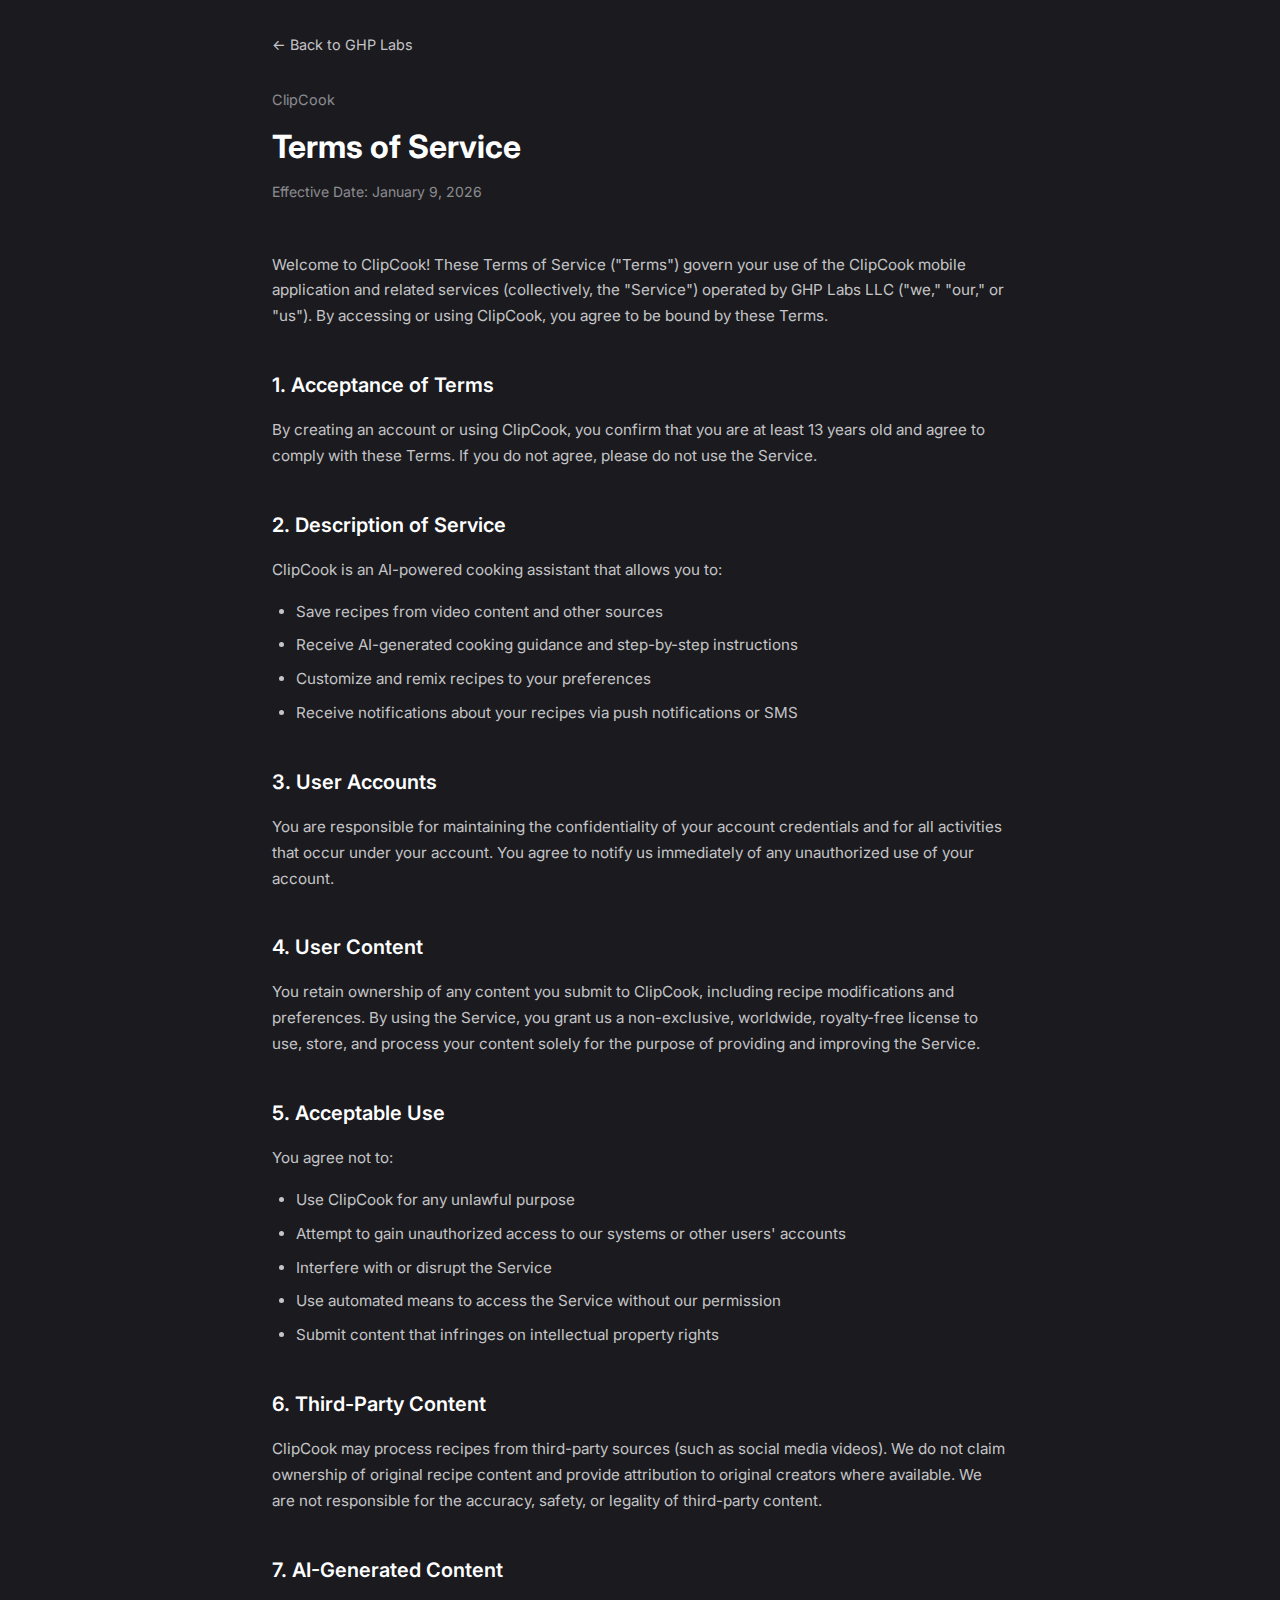
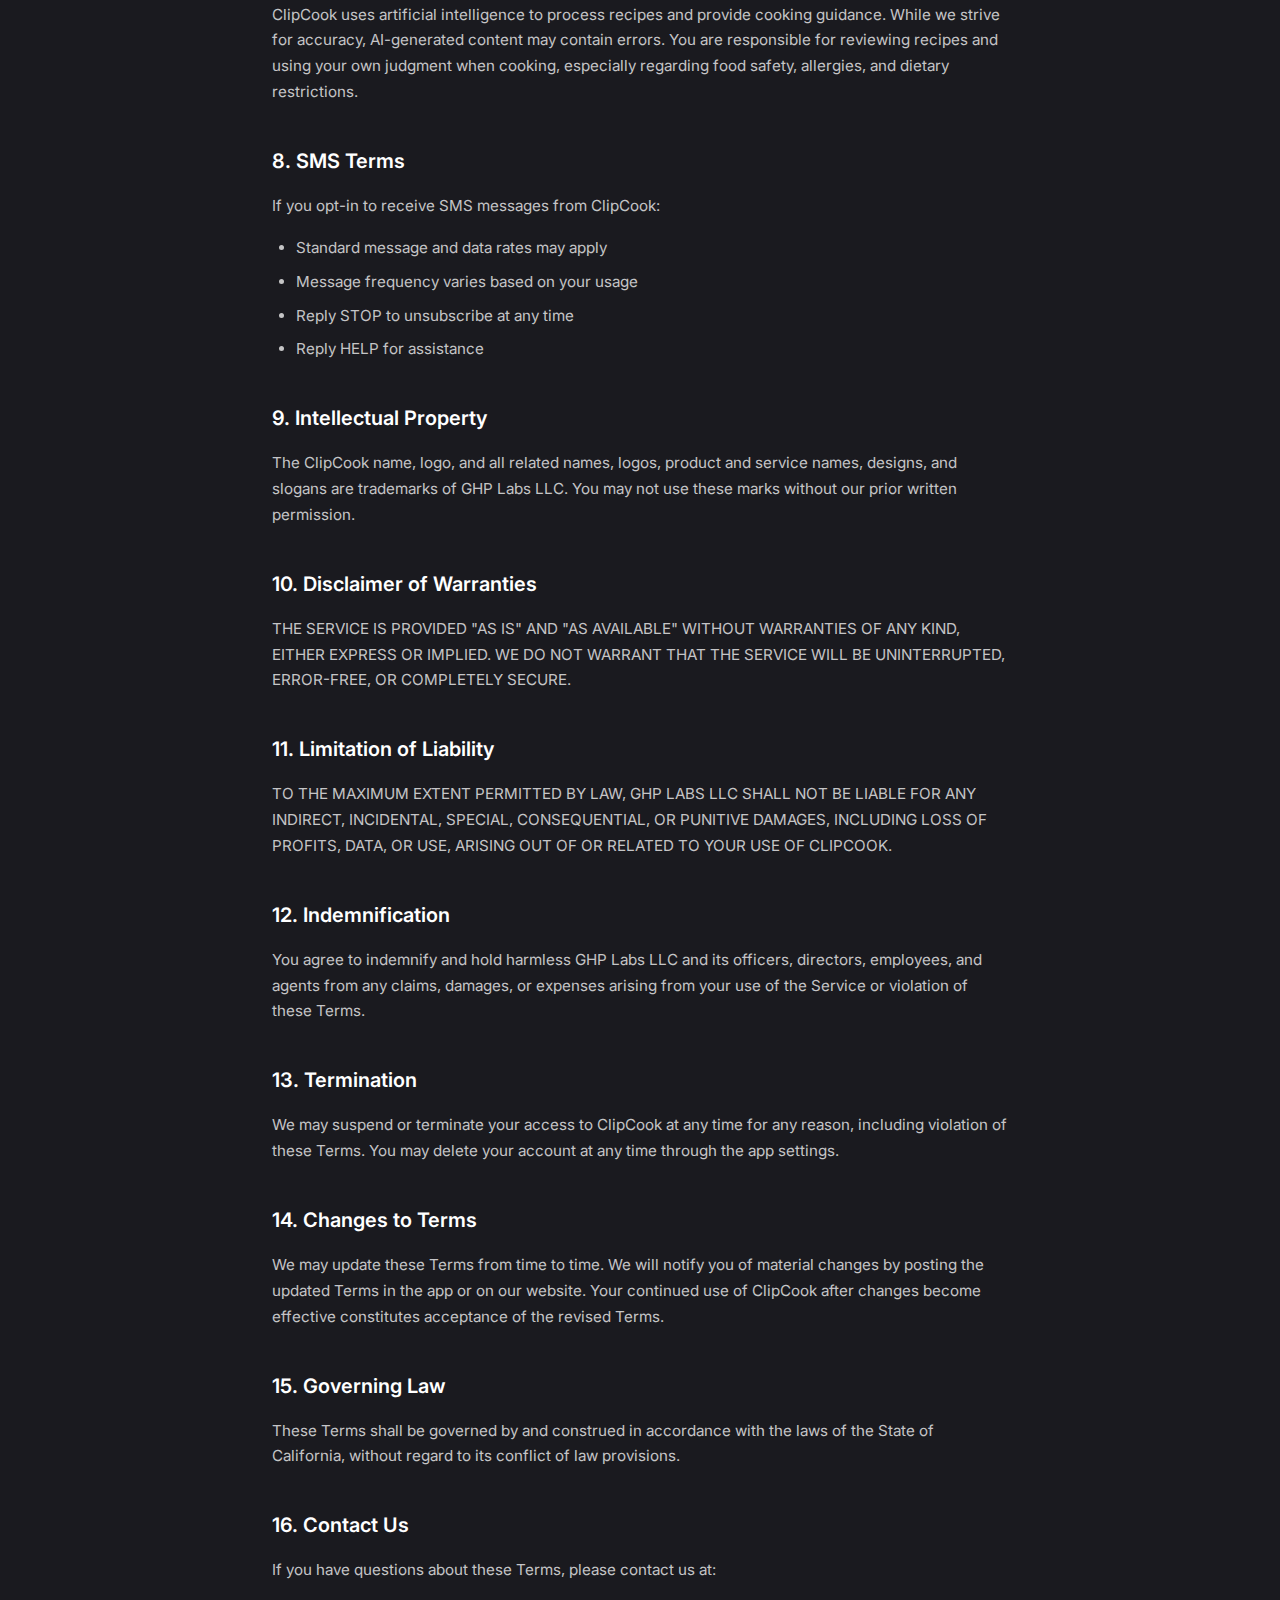
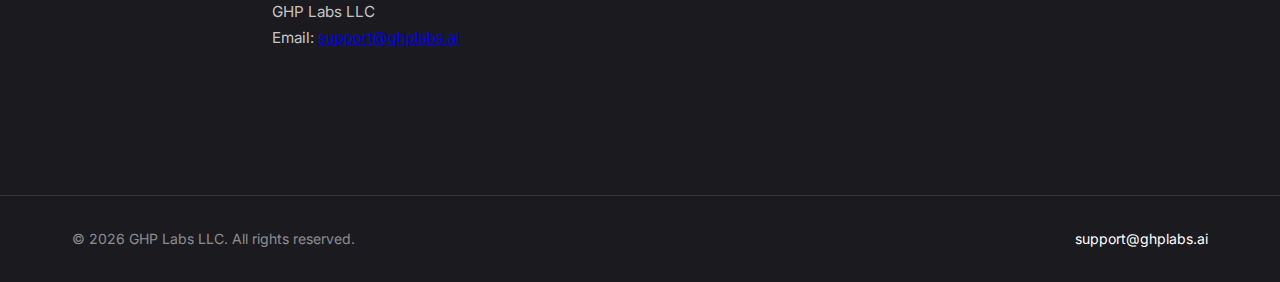
<file: clipcook/terms.html>
<!DOCTYPE html>
<html lang="en">

<head>
    <meta charset="UTF-8">
    <meta name="viewport" content="width=device-width, initial-scale=1.0">
    <title>Terms of Service | ClipCook</title>
    <meta name="description" content="Terms of Service for ClipCook - Your AI Sous Chef">
    <link rel="preconnect" href="https://fonts.googleapis.com">
    <link rel="preconnect" href="https://fonts.gstatic.com" crossorigin>
    <link href="https://fonts.googleapis.com/css2?family=Inter:wght@400;500;600;700&display=swap" rel="stylesheet">
    <link rel="stylesheet" href="../styles.css">
</head>

<body>
    <div class="gradient-bg"></div>

    <main class="legal-page">
        <a href="/" class="back-link">← Back to GHP Labs</a>

        <p class="app-name">ClipCook</p>
        <h1>Terms of Service</h1>
        <p class="effective-date">Effective Date: January 9, 2026</p>

        <p>Welcome to ClipCook! These Terms of Service ("Terms") govern your use of the ClipCook mobile application and
            related services (collectively, the "Service") operated by GHP Labs LLC ("we," "our," or "us"). By accessing
            or using ClipCook, you agree to be bound by these Terms.</p>

        <h2>1. Acceptance of Terms</h2>

        <p>By creating an account or using ClipCook, you confirm that you are at least 13 years old and agree to comply
            with these Terms. If you do not agree, please do not use the Service.</p>

        <h2>2. Description of Service</h2>

        <p>ClipCook is an AI-powered cooking assistant that allows you to:</p>
        <ul>
            <li>Save recipes from video content and other sources</li>
            <li>Receive AI-generated cooking guidance and step-by-step instructions</li>
            <li>Customize and remix recipes to your preferences</li>
            <li>Receive notifications about your recipes via push notifications or SMS</li>
        </ul>

        <h2>3. User Accounts</h2>

        <p>You are responsible for maintaining the confidentiality of your account credentials and for all activities
            that occur under your account. You agree to notify us immediately of any unauthorized use of your account.
        </p>

        <h2>4. User Content</h2>

        <p>You retain ownership of any content you submit to ClipCook, including recipe modifications and preferences.
            By using the Service, you grant us a non-exclusive, worldwide, royalty-free license to use, store, and
            process your content solely for the purpose of providing and improving the Service.</p>

        <h2>5. Acceptable Use</h2>

        <p>You agree not to:</p>
        <ul>
            <li>Use ClipCook for any unlawful purpose</li>
            <li>Attempt to gain unauthorized access to our systems or other users' accounts</li>
            <li>Interfere with or disrupt the Service</li>
            <li>Use automated means to access the Service without our permission</li>
            <li>Submit content that infringes on intellectual property rights</li>
        </ul>

        <h2>6. Third-Party Content</h2>

        <p>ClipCook may process recipes from third-party sources (such as social media videos). We do not claim
            ownership of original recipe content and provide attribution to original creators where available. We are
            not responsible for the accuracy, safety, or legality of third-party content.</p>

        <h2>7. AI-Generated Content</h2>

        <p>ClipCook uses artificial intelligence to process recipes and provide cooking guidance. While we strive for
            accuracy, AI-generated content may contain errors. You are responsible for reviewing recipes and using your
            own judgment when cooking, especially regarding food safety, allergies, and dietary restrictions.</p>

        <h2>8. SMS Terms</h2>

        <p>If you opt-in to receive SMS messages from ClipCook:</p>
        <ul>
            <li>Standard message and data rates may apply</li>
            <li>Message frequency varies based on your usage</li>
            <li>Reply STOP to unsubscribe at any time</li>
            <li>Reply HELP for assistance</li>
        </ul>

        <h2>9. Intellectual Property</h2>

        <p>The ClipCook name, logo, and all related names, logos, product and service names, designs, and slogans are
            trademarks of GHP Labs LLC. You may not use these marks without our prior written permission.</p>

        <h2>10. Disclaimer of Warranties</h2>

        <p>THE SERVICE IS PROVIDED "AS IS" AND "AS AVAILABLE" WITHOUT WARRANTIES OF ANY KIND, EITHER EXPRESS OR IMPLIED.
            WE DO NOT WARRANT THAT THE SERVICE WILL BE UNINTERRUPTED, ERROR-FREE, OR COMPLETELY SECURE.</p>

        <h2>11. Limitation of Liability</h2>

        <p>TO THE MAXIMUM EXTENT PERMITTED BY LAW, GHP LABS LLC SHALL NOT BE LIABLE FOR ANY INDIRECT, INCIDENTAL,
            SPECIAL, CONSEQUENTIAL, OR PUNITIVE DAMAGES, INCLUDING LOSS OF PROFITS, DATA, OR USE, ARISING OUT OF OR
            RELATED TO YOUR USE OF CLIPCOOK.</p>

        <h2>12. Indemnification</h2>

        <p>You agree to indemnify and hold harmless GHP Labs LLC and its officers, directors, employees, and agents from
            any claims, damages, or expenses arising from your use of the Service or violation of these Terms.</p>

        <h2>13. Termination</h2>

        <p>We may suspend or terminate your access to ClipCook at any time for any reason, including violation of these
            Terms. You may delete your account at any time through the app settings.</p>

        <h2>14. Changes to Terms</h2>

        <p>We may update these Terms from time to time. We will notify you of material changes by posting the updated
            Terms in the app or on our website. Your continued use of ClipCook after changes become effective
            constitutes acceptance of the revised Terms.</p>

        <h2>15. Governing Law</h2>

        <p>These Terms shall be governed by and construed in accordance with the laws of the State of California,
            without regard to its conflict of law provisions.</p>

        <h2>16. Contact Us</h2>

        <p>If you have questions about these Terms, please contact us at:</p>
        <p>
            GHP Labs LLC<br>
            Email: <a href="mailto:support@ghplabs.ai">support@ghplabs.ai</a>
        </p>
    </main>

    <footer>
        <div class="footer-content">
            <p>&copy; 2026 GHP Labs LLC. All rights reserved.</p>
            <p class="footer-contact">
                <a href="mailto:support@ghplabs.ai">support@ghplabs.ai</a>
            </p>
        </div>
    </footer>
</body>

</html>
</file>
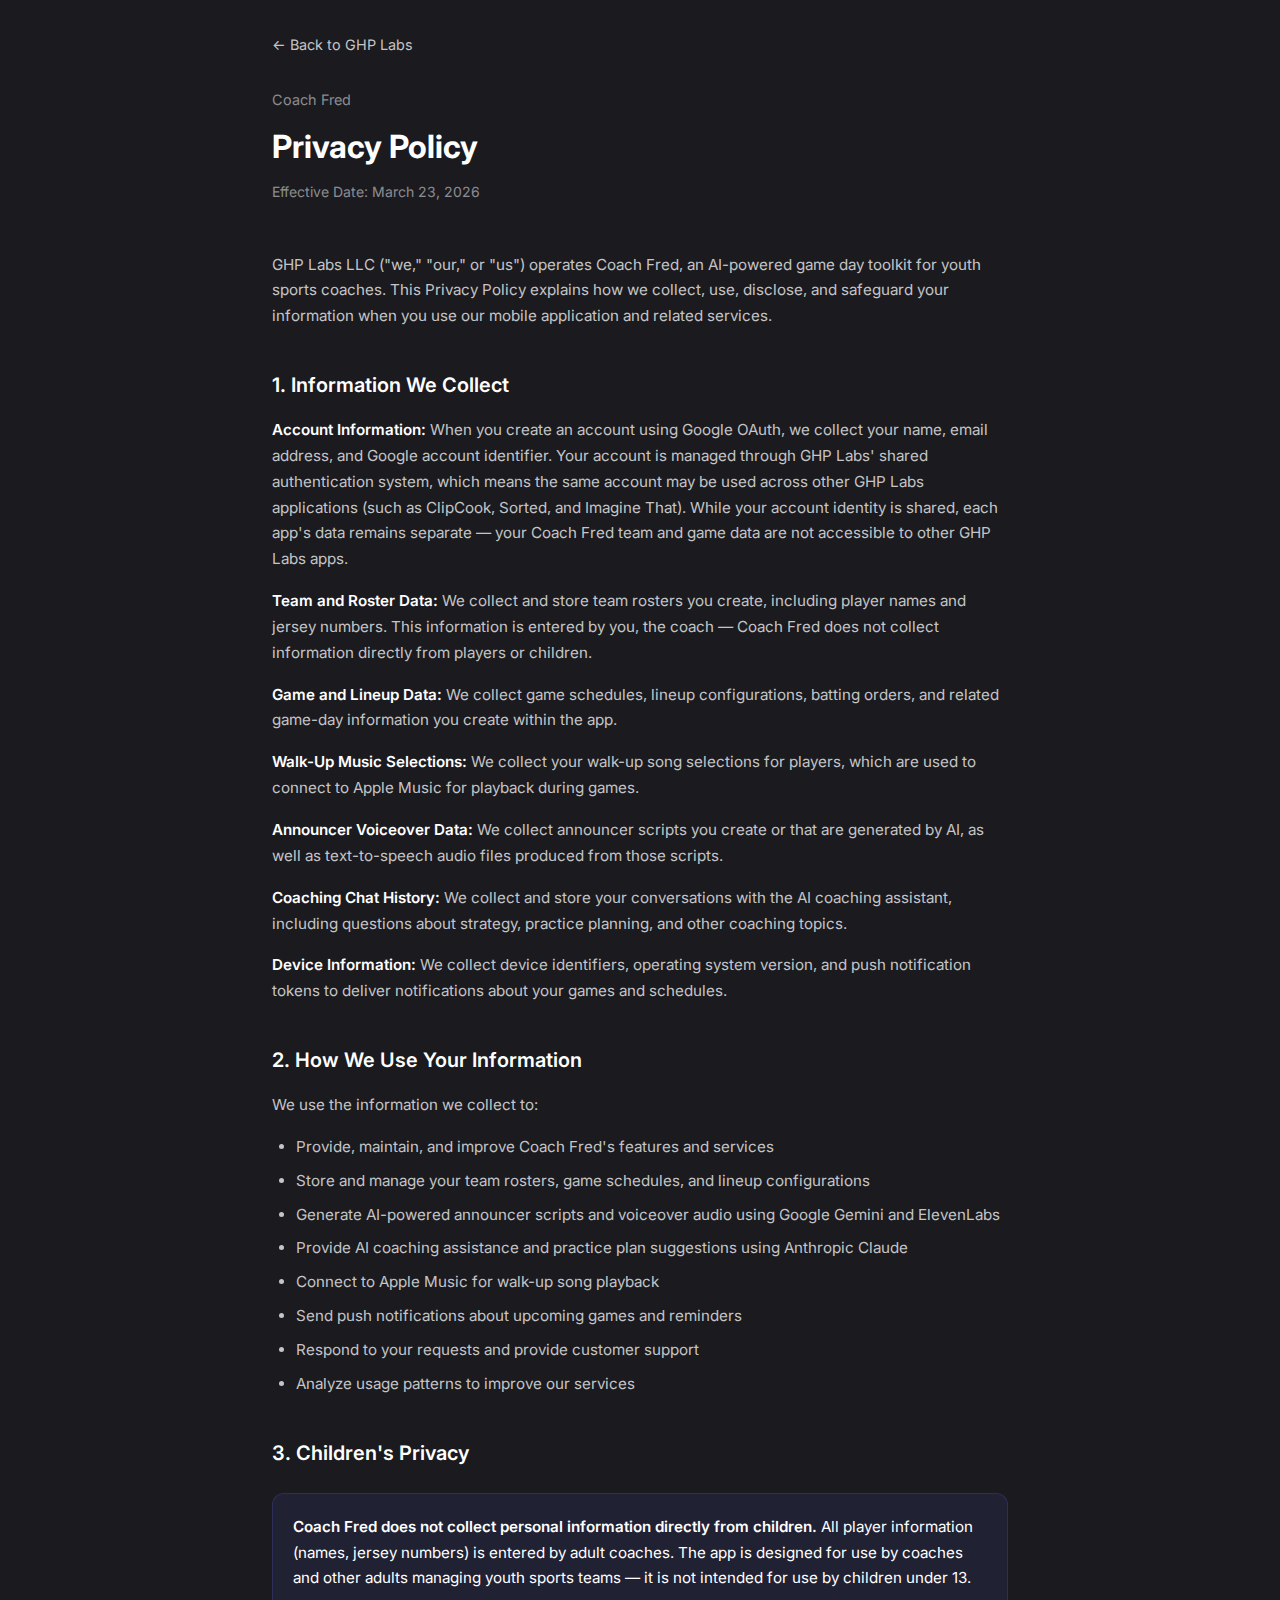
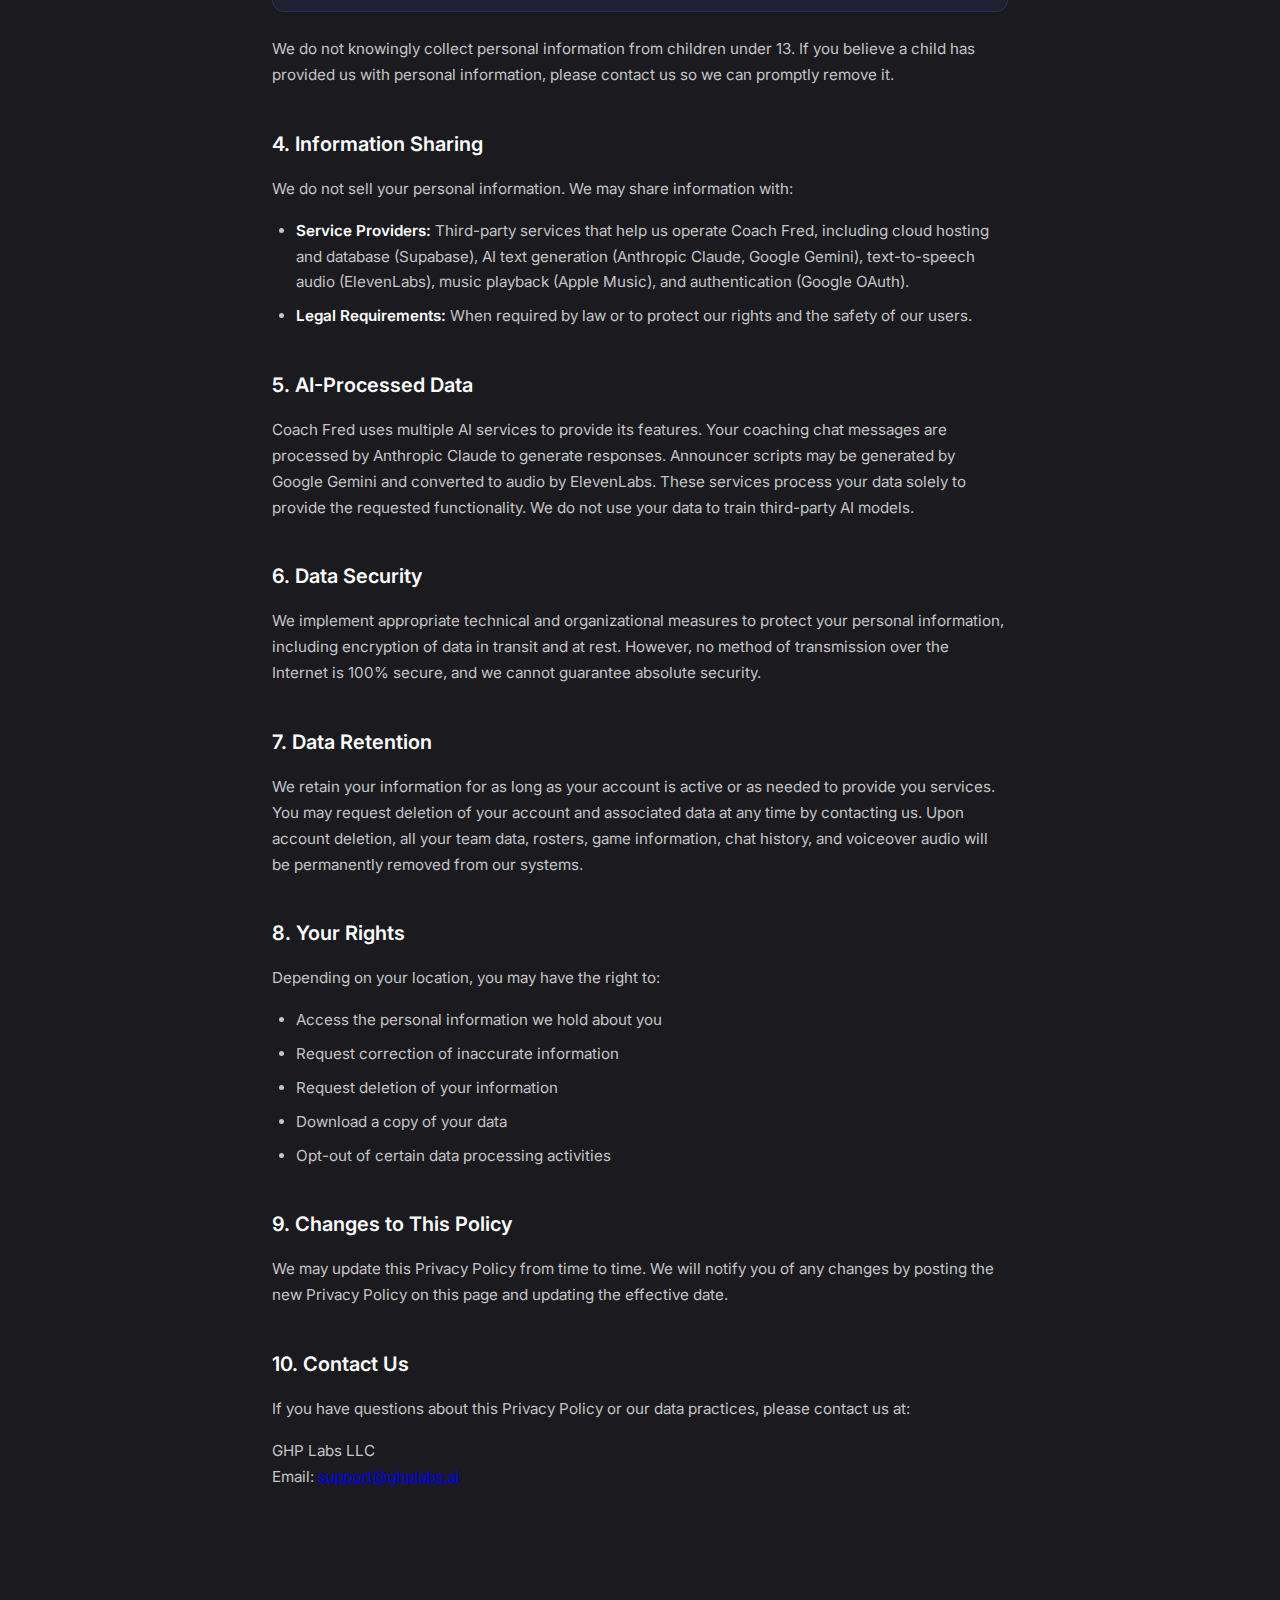
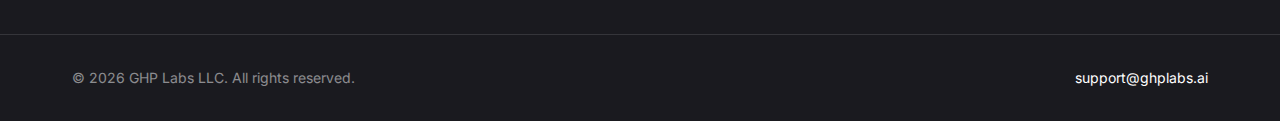
<file: coachfred/privacy.html>
<!DOCTYPE html>
<html lang="en">

<head>
    <meta charset="UTF-8">
    <meta name="viewport" content="width=device-width, initial-scale=1.0">
    <title>Privacy Policy | Coach Fred</title>
    <meta name="description" content="Privacy Policy for Coach Fred - AI-Powered Game Day Toolkit for Youth Sports Coaches">
    <link rel="preconnect" href="https://fonts.googleapis.com">
    <link rel="preconnect" href="https://fonts.gstatic.com" crossorigin>
    <link href="https://fonts.googleapis.com/css2?family=Inter:wght@400;500;600;700&display=swap" rel="stylesheet">
    <link rel="stylesheet" href="../styles.css">
</head>

<body>
    <div class="gradient-bg"></div>

    <main class="legal-page">
        <a href="/" class="back-link">&larr; Back to GHP Labs</a>

        <p class="app-name">Coach Fred</p>
        <h1>Privacy Policy</h1>
        <p class="effective-date">Effective Date: March 23, 2026</p>

        <p>GHP Labs LLC ("we," "our," or "us") operates Coach Fred, an AI-powered game day toolkit for youth sports
            coaches. This Privacy Policy explains how we collect, use, disclose, and safeguard your information when you
            use our mobile application and related services.</p>

        <h2>1. Information We Collect</h2>

        <p><strong>Account Information:</strong> When you create an account using Google OAuth, we collect your name,
            email address, and Google account identifier. Your account is managed through GHP Labs' shared
            authentication system, which means the same account may be used across other GHP Labs applications (such as
            ClipCook, Sorted, and Imagine That). While your account identity is shared, each app's data remains
            separate — your Coach Fred team and game data are not accessible to other GHP Labs apps.</p>

        <p><strong>Team and Roster Data:</strong> We collect and store team rosters you create, including player names
            and jersey numbers. This information is entered by you, the coach — Coach Fred does not collect information
            directly from players or children.</p>

        <p><strong>Game and Lineup Data:</strong> We collect game schedules, lineup configurations, batting orders, and
            related game-day information you create within the app.</p>

        <p><strong>Walk-Up Music Selections:</strong> We collect your walk-up song selections for players, which are
            used to connect to Apple Music for playback during games.</p>

        <p><strong>Announcer Voiceover Data:</strong> We collect announcer scripts you create or that are generated by
            AI, as well as text-to-speech audio files produced from those scripts.</p>

        <p><strong>Coaching Chat History:</strong> We collect and store your conversations with the AI coaching
            assistant, including questions about strategy, practice planning, and other coaching topics.</p>

        <p><strong>Device Information:</strong> We collect device identifiers, operating system version, and push
            notification tokens to deliver notifications about your games and schedules.</p>

        <h2>2. How We Use Your Information</h2>

        <p>We use the information we collect to:</p>
        <ul>
            <li>Provide, maintain, and improve Coach Fred's features and services</li>
            <li>Store and manage your team rosters, game schedules, and lineup configurations</li>
            <li>Generate AI-powered announcer scripts and voiceover audio using Google Gemini and ElevenLabs</li>
            <li>Provide AI coaching assistance and practice plan suggestions using Anthropic Claude</li>
            <li>Connect to Apple Music for walk-up song playback</li>
            <li>Send push notifications about upcoming games and reminders</li>
            <li>Respond to your requests and provide customer support</li>
            <li>Analyze usage patterns to improve our services</li>
        </ul>

        <h2>3. Children's Privacy</h2>

        <div class="highlight-box">
            <p><strong>Coach Fred does not collect personal information directly from children.</strong> All player
                information (names, jersey numbers) is entered by adult coaches. The app is designed for use by coaches
                and other adults managing youth sports teams — it is not intended for use by children under 13.</p>
        </div>

        <p>We do not knowingly collect personal information from children under 13. If you believe a child has provided
            us with personal information, please contact us so we can promptly remove it.</p>

        <h2>4. Information Sharing</h2>

        <p>We do not sell your personal information. We may share information with:</p>
        <ul>
            <li><strong>Service Providers:</strong> Third-party services that help us operate Coach Fred, including
                cloud hosting and database (Supabase), AI text generation (Anthropic Claude, Google Gemini),
                text-to-speech audio (ElevenLabs), music playback (Apple Music), and authentication (Google OAuth).</li>
            <li><strong>Legal Requirements:</strong> When required by law or to protect our rights and the safety of our
                users.</li>
        </ul>

        <h2>5. AI-Processed Data</h2>

        <p>Coach Fred uses multiple AI services to provide its features. Your coaching chat messages are processed by
            Anthropic Claude to generate responses. Announcer scripts may be generated by Google Gemini and converted to
            audio by ElevenLabs. These services process your data solely to provide the requested functionality. We do
            not use your data to train third-party AI models.</p>

        <h2>6. Data Security</h2>

        <p>We implement appropriate technical and organizational measures to protect your personal information, including
            encryption of data in transit and at rest. However, no method of transmission over the Internet is 100%
            secure, and we cannot guarantee absolute security.</p>

        <h2>7. Data Retention</h2>

        <p>We retain your information for as long as your account is active or as needed to provide you services. You
            may request deletion of your account and associated data at any time by contacting us. Upon account
            deletion, all your team data, rosters, game information, chat history, and voiceover audio will be
            permanently removed from our systems.</p>

        <h2>8. Your Rights</h2>

        <p>Depending on your location, you may have the right to:</p>
        <ul>
            <li>Access the personal information we hold about you</li>
            <li>Request correction of inaccurate information</li>
            <li>Request deletion of your information</li>
            <li>Download a copy of your data</li>
            <li>Opt-out of certain data processing activities</li>
        </ul>

        <h2>9. Changes to This Policy</h2>

        <p>We may update this Privacy Policy from time to time. We will notify you of any changes by posting the new
            Privacy Policy on this page and updating the effective date.</p>

        <h2>10. Contact Us</h2>

        <p>If you have questions about this Privacy Policy or our data practices, please contact us at:</p>
        <p>
            GHP Labs LLC<br>
            Email: <a href="mailto:support@ghplabs.ai">support@ghplabs.ai</a>
        </p>
    </main>

    <footer>
        <div class="footer-content">
            <p>&copy; 2026 GHP Labs LLC. All rights reserved.</p>
            <p class="footer-contact">
                <a href="mailto:support@ghplabs.ai">support@ghplabs.ai</a>
            </p>
        </div>
    </footer>
</body>

</html>
</file>
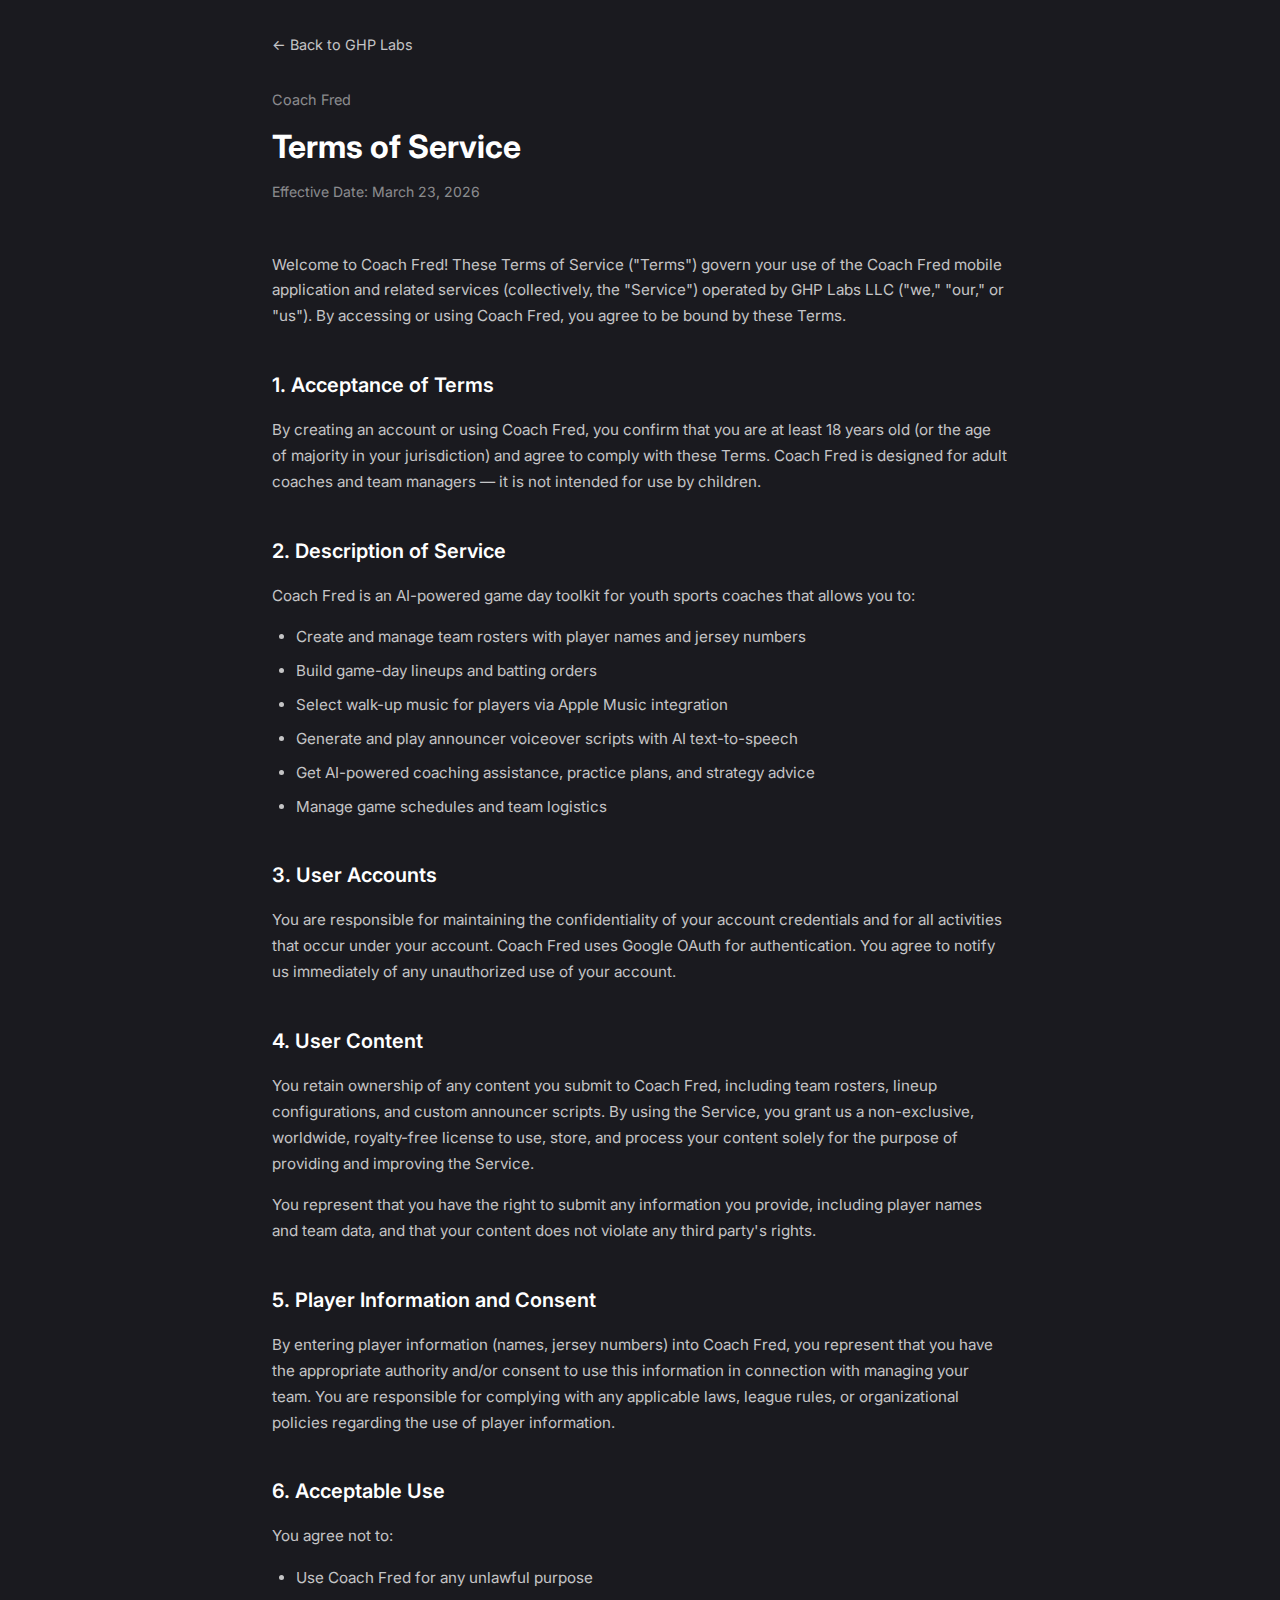
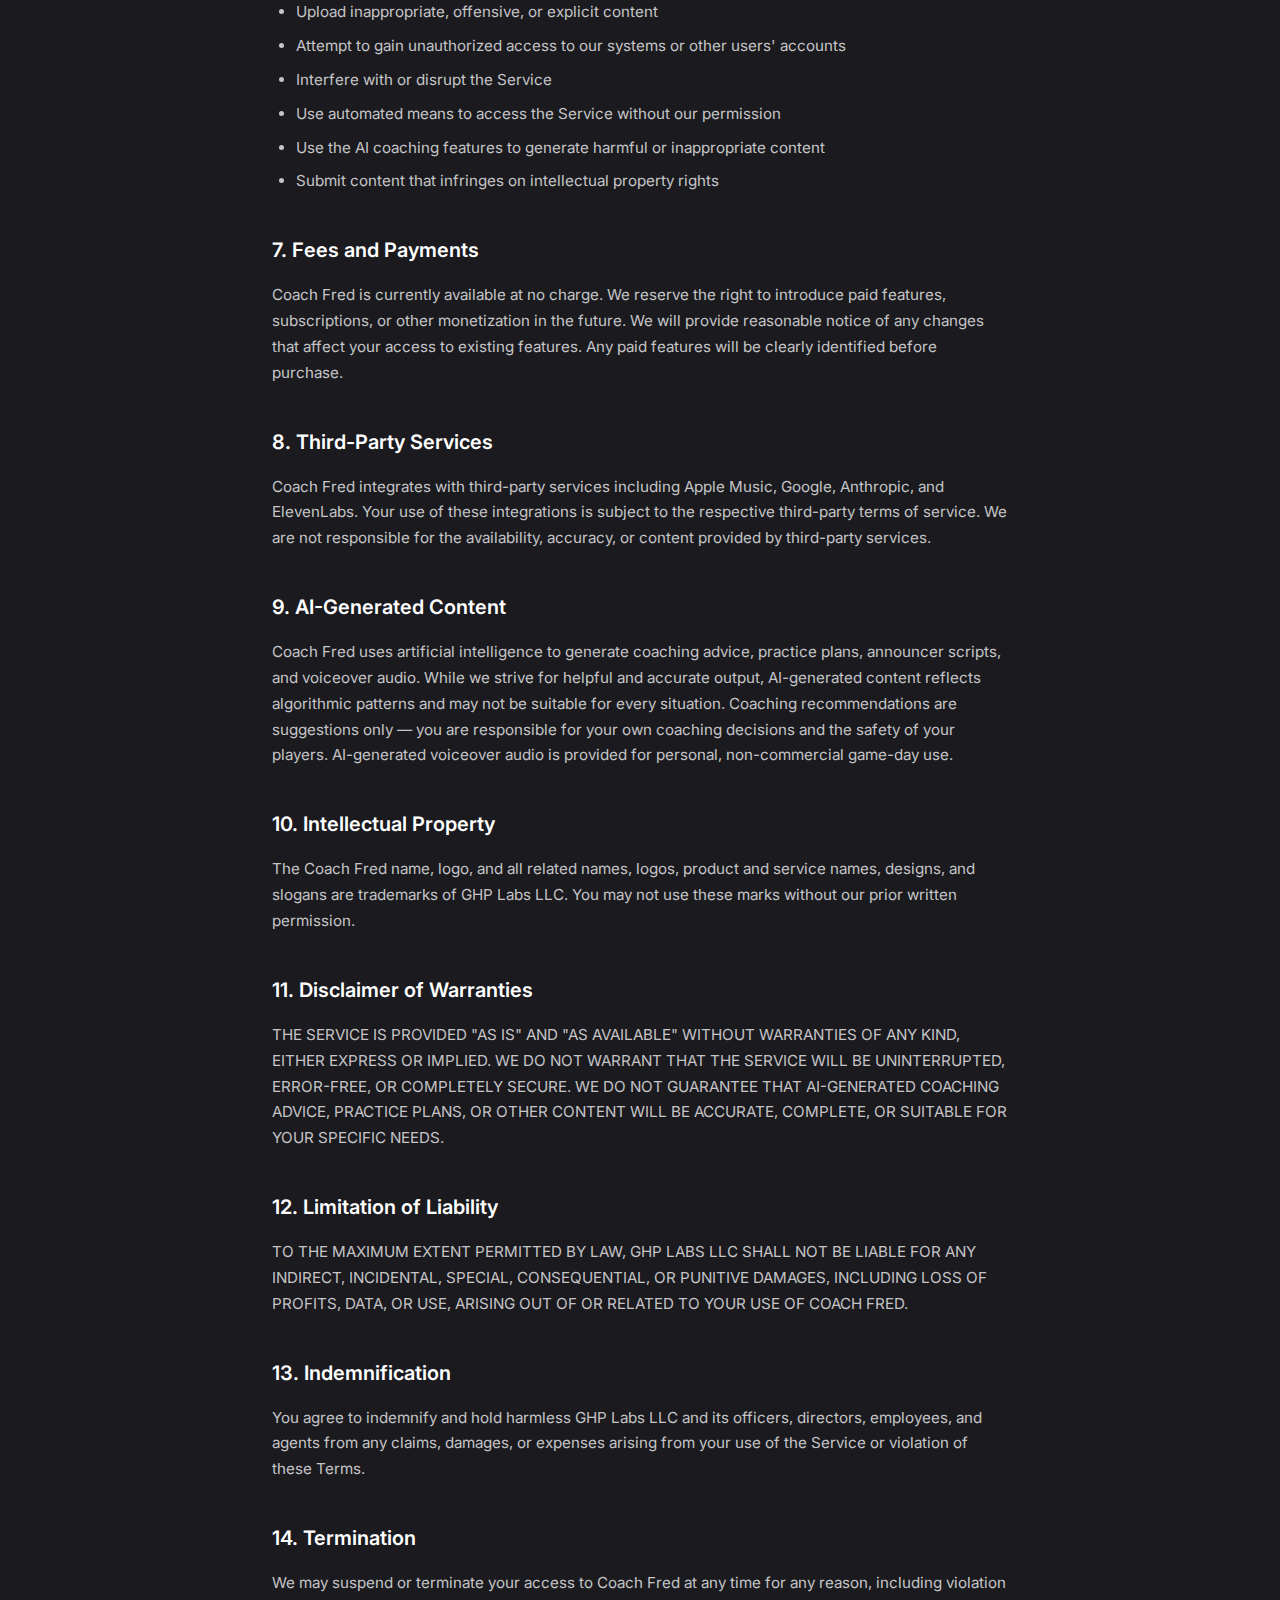
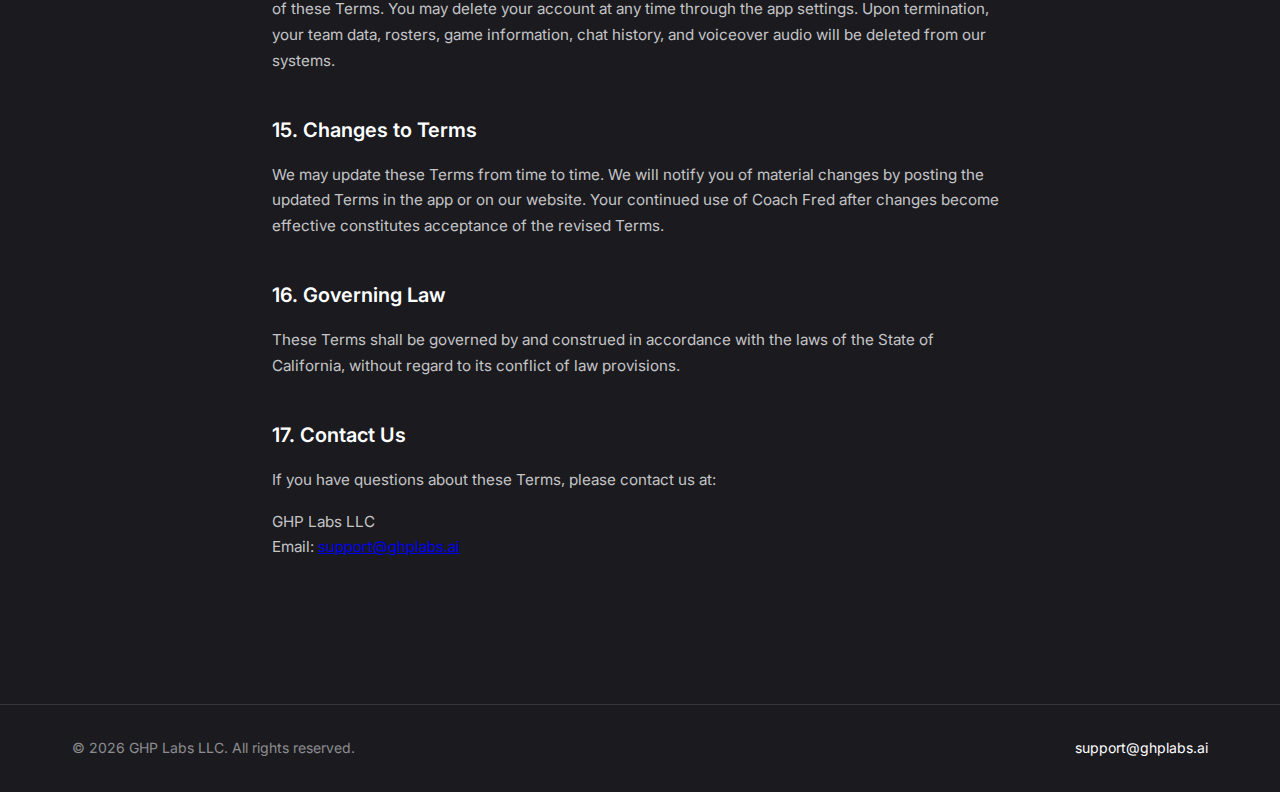
<file: coachfred/terms.html>
<!DOCTYPE html>
<html lang="en">

<head>
    <meta charset="UTF-8">
    <meta name="viewport" content="width=device-width, initial-scale=1.0">
    <title>Terms of Service | Coach Fred</title>
    <meta name="description" content="Terms of Service for Coach Fred - AI-Powered Game Day Toolkit for Youth Sports Coaches">
    <link rel="preconnect" href="https://fonts.googleapis.com">
    <link rel="preconnect" href="https://fonts.gstatic.com" crossorigin>
    <link href="https://fonts.googleapis.com/css2?family=Inter:wght@400;500;600;700&display=swap" rel="stylesheet">
    <link rel="stylesheet" href="../styles.css">
</head>

<body>
    <div class="gradient-bg"></div>

    <main class="legal-page">
        <a href="/" class="back-link">&larr; Back to GHP Labs</a>

        <p class="app-name">Coach Fred</p>
        <h1>Terms of Service</h1>
        <p class="effective-date">Effective Date: March 23, 2026</p>

        <p>Welcome to Coach Fred! These Terms of Service ("Terms") govern your use of the Coach Fred mobile application
            and related services (collectively, the "Service") operated by GHP Labs LLC ("we," "our," or "us"). By
            accessing or using Coach Fred, you agree to be bound by these Terms.</p>

        <h2>1. Acceptance of Terms</h2>

        <p>By creating an account or using Coach Fred, you confirm that you are at least 18 years old (or the age of
            majority in your jurisdiction) and agree to comply with these Terms. Coach Fred is designed for adult coaches
            and team managers — it is not intended for use by children.</p>

        <h2>2. Description of Service</h2>

        <p>Coach Fred is an AI-powered game day toolkit for youth sports coaches that allows you to:</p>
        <ul>
            <li>Create and manage team rosters with player names and jersey numbers</li>
            <li>Build game-day lineups and batting orders</li>
            <li>Select walk-up music for players via Apple Music integration</li>
            <li>Generate and play announcer voiceover scripts with AI text-to-speech</li>
            <li>Get AI-powered coaching assistance, practice plans, and strategy advice</li>
            <li>Manage game schedules and team logistics</li>
        </ul>

        <h2>3. User Accounts</h2>

        <p>You are responsible for maintaining the confidentiality of your account credentials and for all activities
            that occur under your account. Coach Fred uses Google OAuth for authentication. You agree to notify us
            immediately of any unauthorized use of your account.</p>

        <h2>4. User Content</h2>

        <p>You retain ownership of any content you submit to Coach Fred, including team rosters, lineup configurations,
            and custom announcer scripts. By using the Service, you grant us a non-exclusive, worldwide, royalty-free
            license to use, store, and process your content solely for the purpose of providing and improving the
            Service.</p>

        <p>You represent that you have the right to submit any information you provide, including player names and team
            data, and that your content does not violate any third party's rights.</p>

        <h2>5. Player Information and Consent</h2>

        <p>By entering player information (names, jersey numbers) into Coach Fred, you represent that you have the
            appropriate authority and/or consent to use this information in connection with managing your team. You are
            responsible for complying with any applicable laws, league rules, or organizational policies regarding the
            use of player information.</p>

        <h2>6. Acceptable Use</h2>

        <p>You agree not to:</p>
        <ul>
            <li>Use Coach Fred for any unlawful purpose</li>
            <li>Upload inappropriate, offensive, or explicit content</li>
            <li>Attempt to gain unauthorized access to our systems or other users' accounts</li>
            <li>Interfere with or disrupt the Service</li>
            <li>Use automated means to access the Service without our permission</li>
            <li>Use the AI coaching features to generate harmful or inappropriate content</li>
            <li>Submit content that infringes on intellectual property rights</li>
        </ul>

        <h2>7. Fees and Payments</h2>

        <p>Coach Fred is currently available at no charge. We reserve the right to introduce paid features,
            subscriptions, or other monetization in the future. We will provide reasonable notice of any changes that
            affect your access to existing features. Any paid features will be clearly identified before purchase.</p>

        <h2>8. Third-Party Services</h2>

        <p>Coach Fred integrates with third-party services including Apple Music, Google, Anthropic, and ElevenLabs.
            Your use of these integrations is subject to the respective third-party terms of service. We are not
            responsible for the availability, accuracy, or content provided by third-party services.</p>

        <h2>9. AI-Generated Content</h2>

        <p>Coach Fred uses artificial intelligence to generate coaching advice, practice plans, announcer scripts, and
            voiceover audio. While we strive for helpful and accurate output, AI-generated content reflects algorithmic
            patterns and may not be suitable for every situation. Coaching recommendations are suggestions only — you are
            responsible for your own coaching decisions and the safety of your players. AI-generated voiceover audio is
            provided for personal, non-commercial game-day use.</p>

        <h2>10. Intellectual Property</h2>

        <p>The Coach Fred name, logo, and all related names, logos, product and service names, designs, and slogans are
            trademarks of GHP Labs LLC. You may not use these marks without our prior written permission.</p>

        <h2>11. Disclaimer of Warranties</h2>

        <p>THE SERVICE IS PROVIDED "AS IS" AND "AS AVAILABLE" WITHOUT WARRANTIES OF ANY KIND, EITHER EXPRESS OR IMPLIED.
            WE DO NOT WARRANT THAT THE SERVICE WILL BE UNINTERRUPTED, ERROR-FREE, OR COMPLETELY SECURE. WE DO NOT
            GUARANTEE THAT AI-GENERATED COACHING ADVICE, PRACTICE PLANS, OR OTHER CONTENT WILL BE ACCURATE, COMPLETE,
            OR SUITABLE FOR YOUR SPECIFIC NEEDS.</p>

        <h2>12. Limitation of Liability</h2>

        <p>TO THE MAXIMUM EXTENT PERMITTED BY LAW, GHP LABS LLC SHALL NOT BE LIABLE FOR ANY INDIRECT, INCIDENTAL,
            SPECIAL, CONSEQUENTIAL, OR PUNITIVE DAMAGES, INCLUDING LOSS OF PROFITS, DATA, OR USE, ARISING OUT OF OR
            RELATED TO YOUR USE OF COACH FRED.</p>

        <h2>13. Indemnification</h2>

        <p>You agree to indemnify and hold harmless GHP Labs LLC and its officers, directors, employees, and agents from
            any claims, damages, or expenses arising from your use of the Service or violation of these Terms.</p>

        <h2>14. Termination</h2>

        <p>We may suspend or terminate your access to Coach Fred at any time for any reason, including violation of
            these Terms. You may delete your account at any time through the app settings. Upon termination, your team
            data, rosters, game information, chat history, and voiceover audio will be deleted from our systems.</p>

        <h2>15. Changes to Terms</h2>

        <p>We may update these Terms from time to time. We will notify you of material changes by posting the updated
            Terms in the app or on our website. Your continued use of Coach Fred after changes become effective
            constitutes acceptance of the revised Terms.</p>

        <h2>16. Governing Law</h2>

        <p>These Terms shall be governed by and construed in accordance with the laws of the State of California,
            without regard to its conflict of law provisions.</p>

        <h2>17. Contact Us</h2>

        <p>If you have questions about these Terms, please contact us at:</p>
        <p>
            GHP Labs LLC<br>
            Email: <a href="mailto:support@ghplabs.ai">support@ghplabs.ai</a>
        </p>
    </main>

    <footer>
        <div class="footer-content">
            <p>&copy; 2026 GHP Labs LLC. All rights reserved.</p>
            <p class="footer-contact">
                <a href="mailto:support@ghplabs.ai">support@ghplabs.ai</a>
            </p>
        </div>
    </footer>
</body>

</html>
</file>
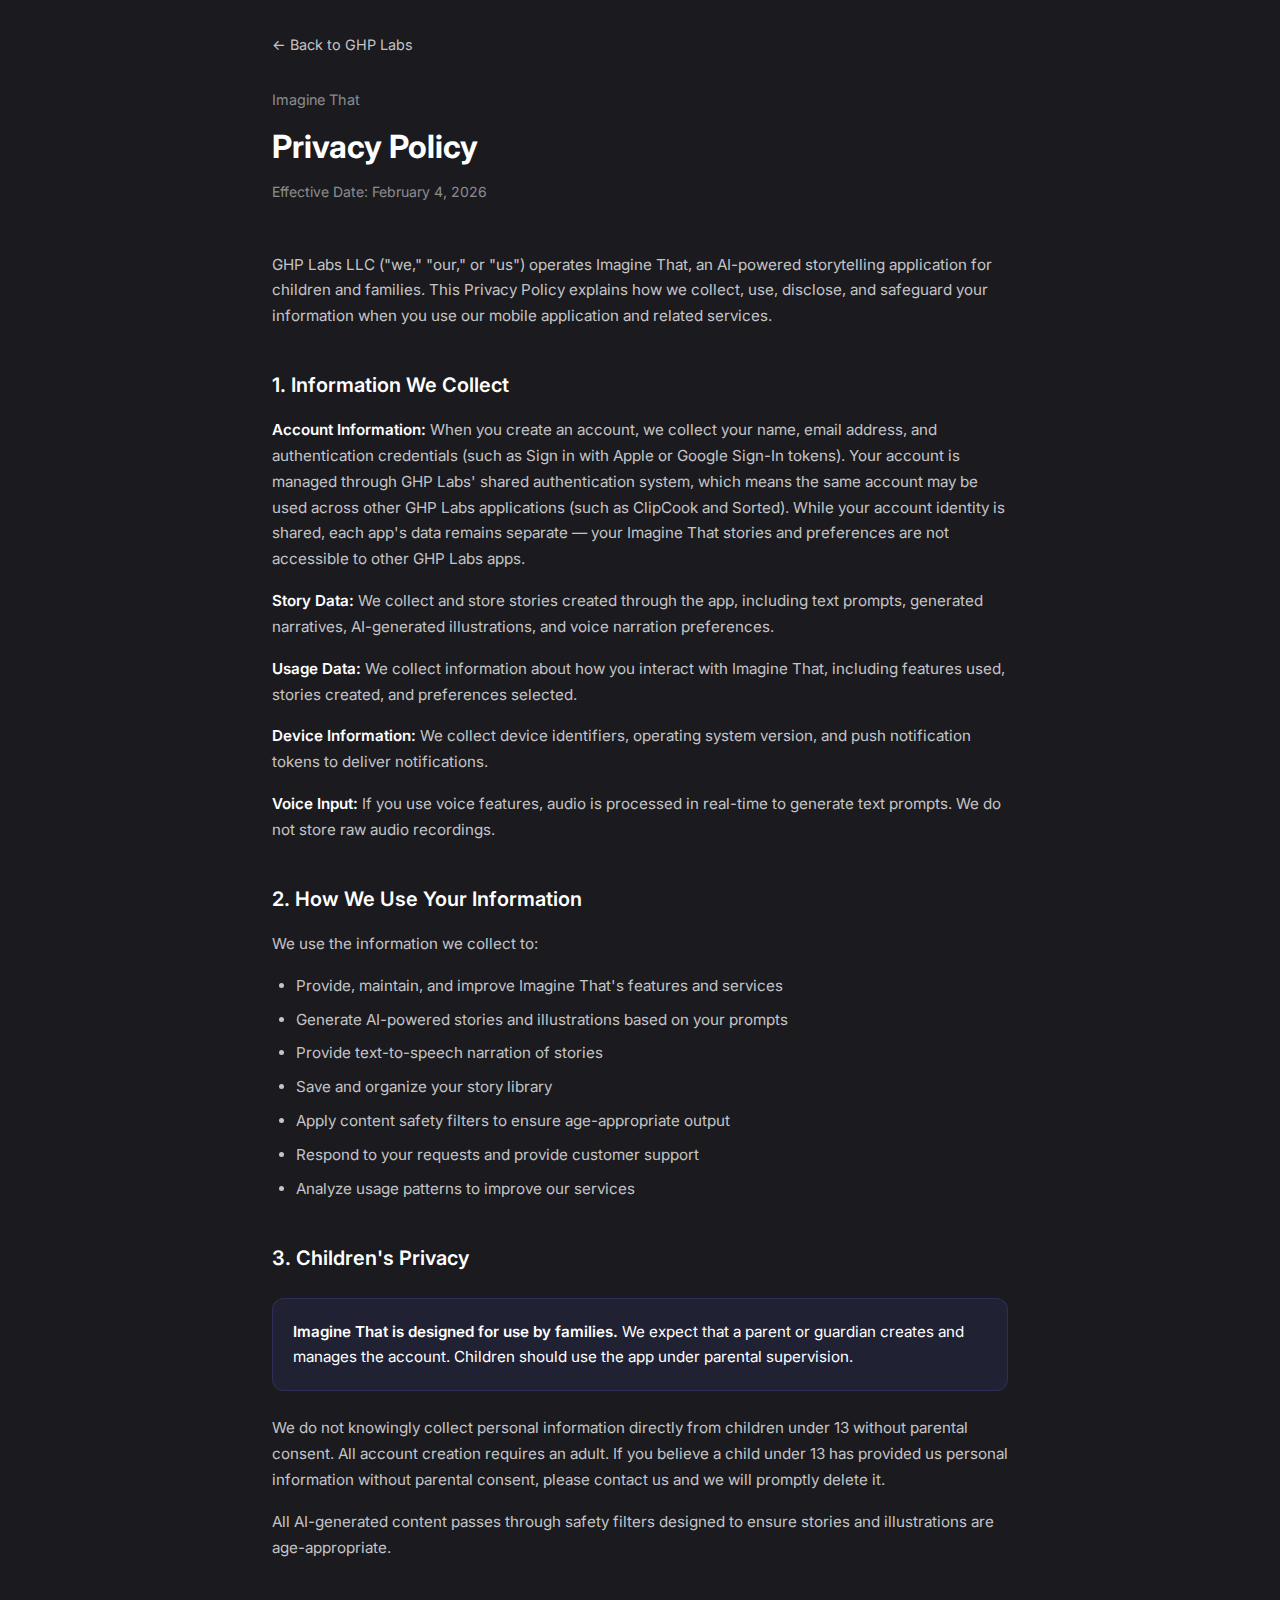
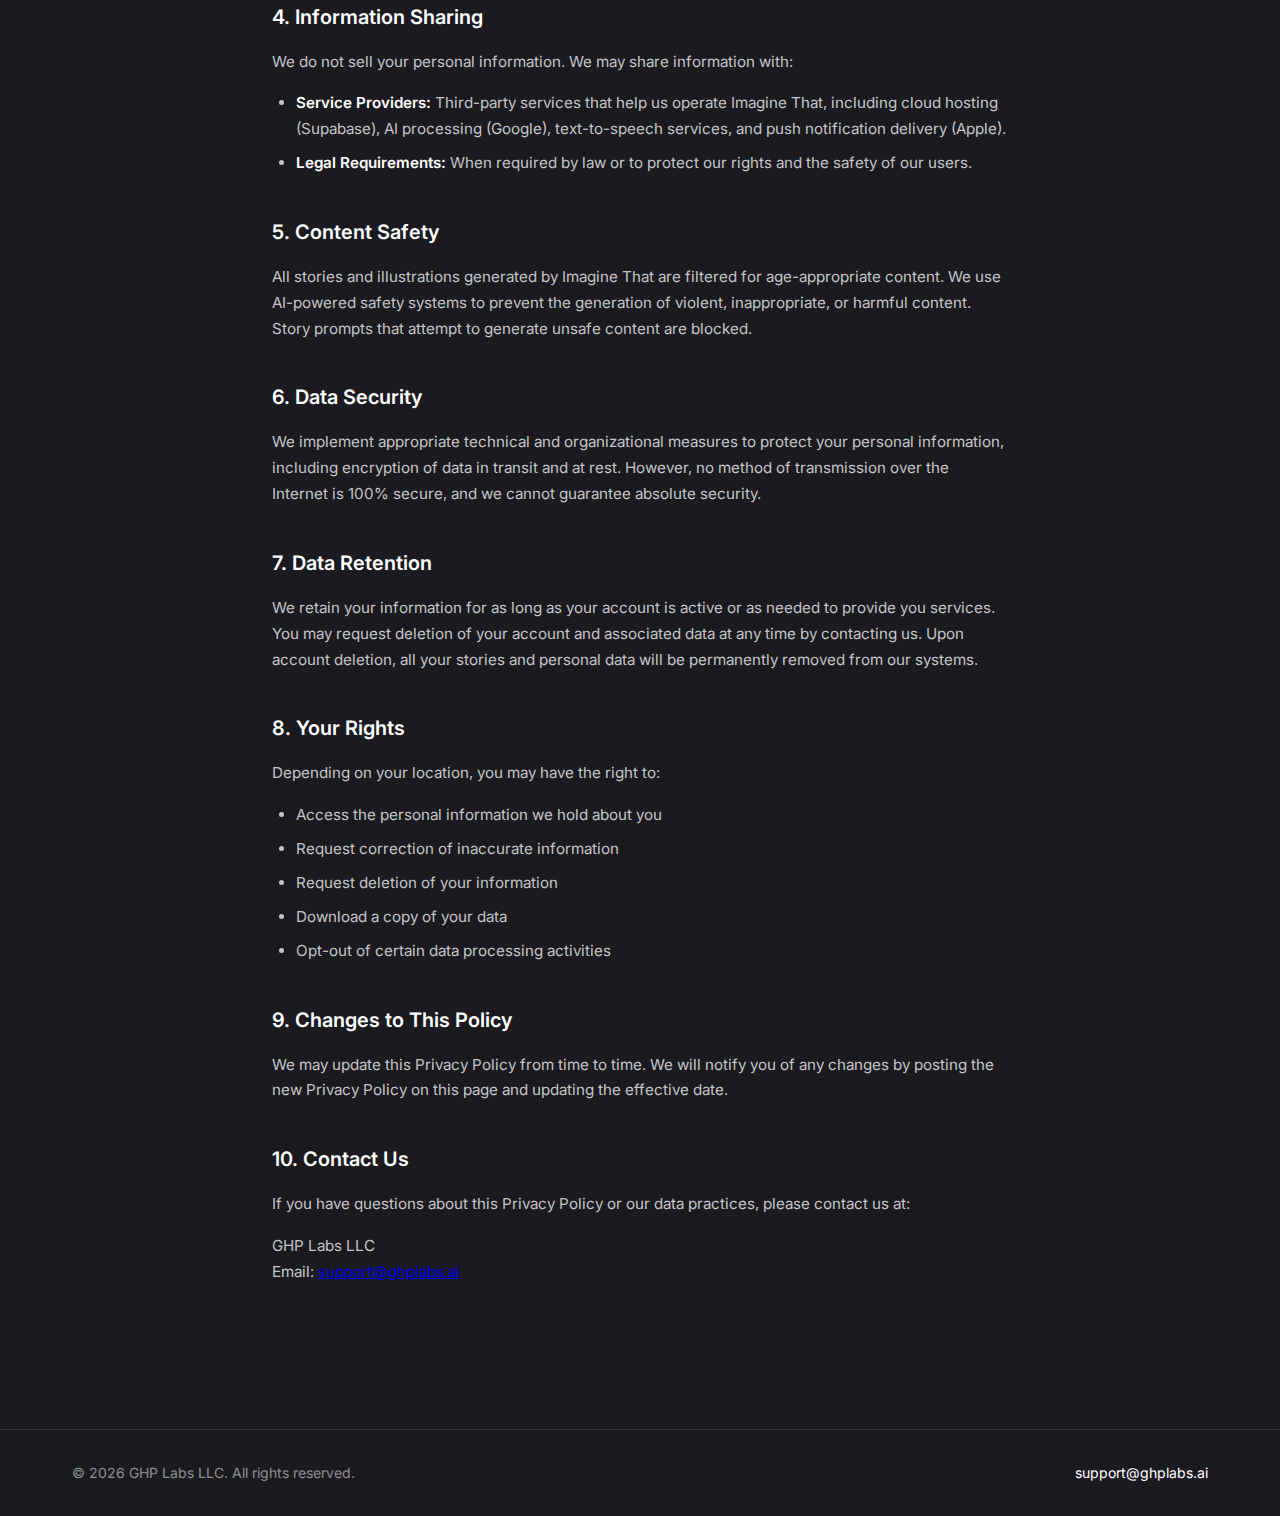
<file: imagine-that/privacy.html>
<!DOCTYPE html>
<html lang="en">

<head>
    <meta charset="UTF-8">
    <meta name="viewport" content="width=device-width, initial-scale=1.0">
    <title>Privacy Policy | Imagine That</title>
    <meta name="description" content="Privacy Policy for Imagine That - AI Storytelling for Kids">
    <link rel="preconnect" href="https://fonts.googleapis.com">
    <link rel="preconnect" href="https://fonts.gstatic.com" crossorigin>
    <link href="https://fonts.googleapis.com/css2?family=Inter:wght@400;500;600;700&display=swap" rel="stylesheet">
    <link rel="stylesheet" href="../styles.css">
</head>

<body>
    <div class="gradient-bg"></div>

    <main class="legal-page">
        <a href="/" class="back-link">← Back to GHP Labs</a>

        <p class="app-name">Imagine That</p>
        <h1>Privacy Policy</h1>
        <p class="effective-date">Effective Date: February 4, 2026</p>

        <p>GHP Labs LLC ("we," "our," or "us") operates Imagine That, an AI-powered storytelling application for
            children and families. This Privacy Policy explains how we collect, use, disclose, and safeguard your
            information when you use our mobile application and related services.</p>

        <h2>1. Information We Collect</h2>

        <p><strong>Account Information:</strong> When you create an account, we collect your name, email address, and
            authentication credentials (such as Sign in with Apple or Google Sign-In tokens). Your account is managed
            through GHP Labs' shared authentication system, which means the same account may be used across other GHP
            Labs applications (such as ClipCook and Sorted). While your account identity is shared, each app's
            data remains separate — your Imagine That stories and preferences are not accessible to other GHP Labs
            apps.</p>

        <p><strong>Story Data:</strong> We collect and store stories created through the app, including text prompts,
            generated narratives, AI-generated illustrations, and voice narration preferences.</p>

        <p><strong>Usage Data:</strong> We collect information about how you interact with Imagine That, including
            features used, stories created, and preferences selected.</p>

        <p><strong>Device Information:</strong> We collect device identifiers, operating system version, and push
            notification tokens to deliver notifications.</p>

        <p><strong>Voice Input:</strong> If you use voice features, audio is processed in real-time to generate text
            prompts. We do not store raw audio recordings.</p>

        <h2>2. How We Use Your Information</h2>

        <p>We use the information we collect to:</p>
        <ul>
            <li>Provide, maintain, and improve Imagine That's features and services</li>
            <li>Generate AI-powered stories and illustrations based on your prompts</li>
            <li>Provide text-to-speech narration of stories</li>
            <li>Save and organize your story library</li>
            <li>Apply content safety filters to ensure age-appropriate output</li>
            <li>Respond to your requests and provide customer support</li>
            <li>Analyze usage patterns to improve our services</li>
        </ul>

        <h2>3. Children's Privacy</h2>

        <div class="highlight-box">
            <p><strong>Imagine That is designed for use by families.</strong> We expect that a parent or guardian creates
                and manages the account. Children should use the app under parental supervision.</p>
        </div>

        <p>We do not knowingly collect personal information directly from children under 13 without parental consent. All
            account creation requires an adult. If you believe a child under 13 has provided us personal information
            without parental consent, please contact us and we will promptly delete it.</p>

        <p>All AI-generated content passes through safety filters designed to ensure stories and illustrations are
            age-appropriate.</p>

        <h2>4. Information Sharing</h2>

        <p>We do not sell your personal information. We may share information with:</p>
        <ul>
            <li><strong>Service Providers:</strong> Third-party services that help us operate Imagine That, including
                cloud hosting (Supabase), AI processing (Google), text-to-speech services, and push notification
                delivery (Apple).</li>
            <li><strong>Legal Requirements:</strong> When required by law or to protect our rights and the safety of our
                users.</li>
        </ul>

        <h2>5. Content Safety</h2>

        <p>All stories and illustrations generated by Imagine That are filtered for age-appropriate content. We use
            AI-powered safety systems to prevent the generation of violent, inappropriate, or harmful content. Story
            prompts that attempt to generate unsafe content are blocked.</p>

        <h2>6. Data Security</h2>

        <p>We implement appropriate technical and organizational measures to protect your personal information, including
            encryption of data in transit and at rest. However, no method of transmission over the Internet is 100%
            secure, and we cannot guarantee absolute security.</p>

        <h2>7. Data Retention</h2>

        <p>We retain your information for as long as your account is active or as needed to provide you services. You
            may request deletion of your account and associated data at any time by contacting us. Upon account
            deletion, all your stories and personal data will be permanently removed from our systems.</p>

        <h2>8. Your Rights</h2>

        <p>Depending on your location, you may have the right to:</p>
        <ul>
            <li>Access the personal information we hold about you</li>
            <li>Request correction of inaccurate information</li>
            <li>Request deletion of your information</li>
            <li>Download a copy of your data</li>
            <li>Opt-out of certain data processing activities</li>
        </ul>

        <h2>9. Changes to This Policy</h2>

        <p>We may update this Privacy Policy from time to time. We will notify you of any changes by posting the new
            Privacy Policy on this page and updating the effective date.</p>

        <h2>10. Contact Us</h2>

        <p>If you have questions about this Privacy Policy or our data practices, please contact us at:</p>
        <p>
            GHP Labs LLC<br>
            Email: <a href="mailto:support@ghplabs.ai">support@ghplabs.ai</a>
        </p>
    </main>

    <footer>
        <div class="footer-content">
            <p>&copy; 2026 GHP Labs LLC. All rights reserved.</p>
            <p class="footer-contact">
                <a href="mailto:support@ghplabs.ai">support@ghplabs.ai</a>
            </p>
        </div>
    </footer>
</body>

</html>
</file>
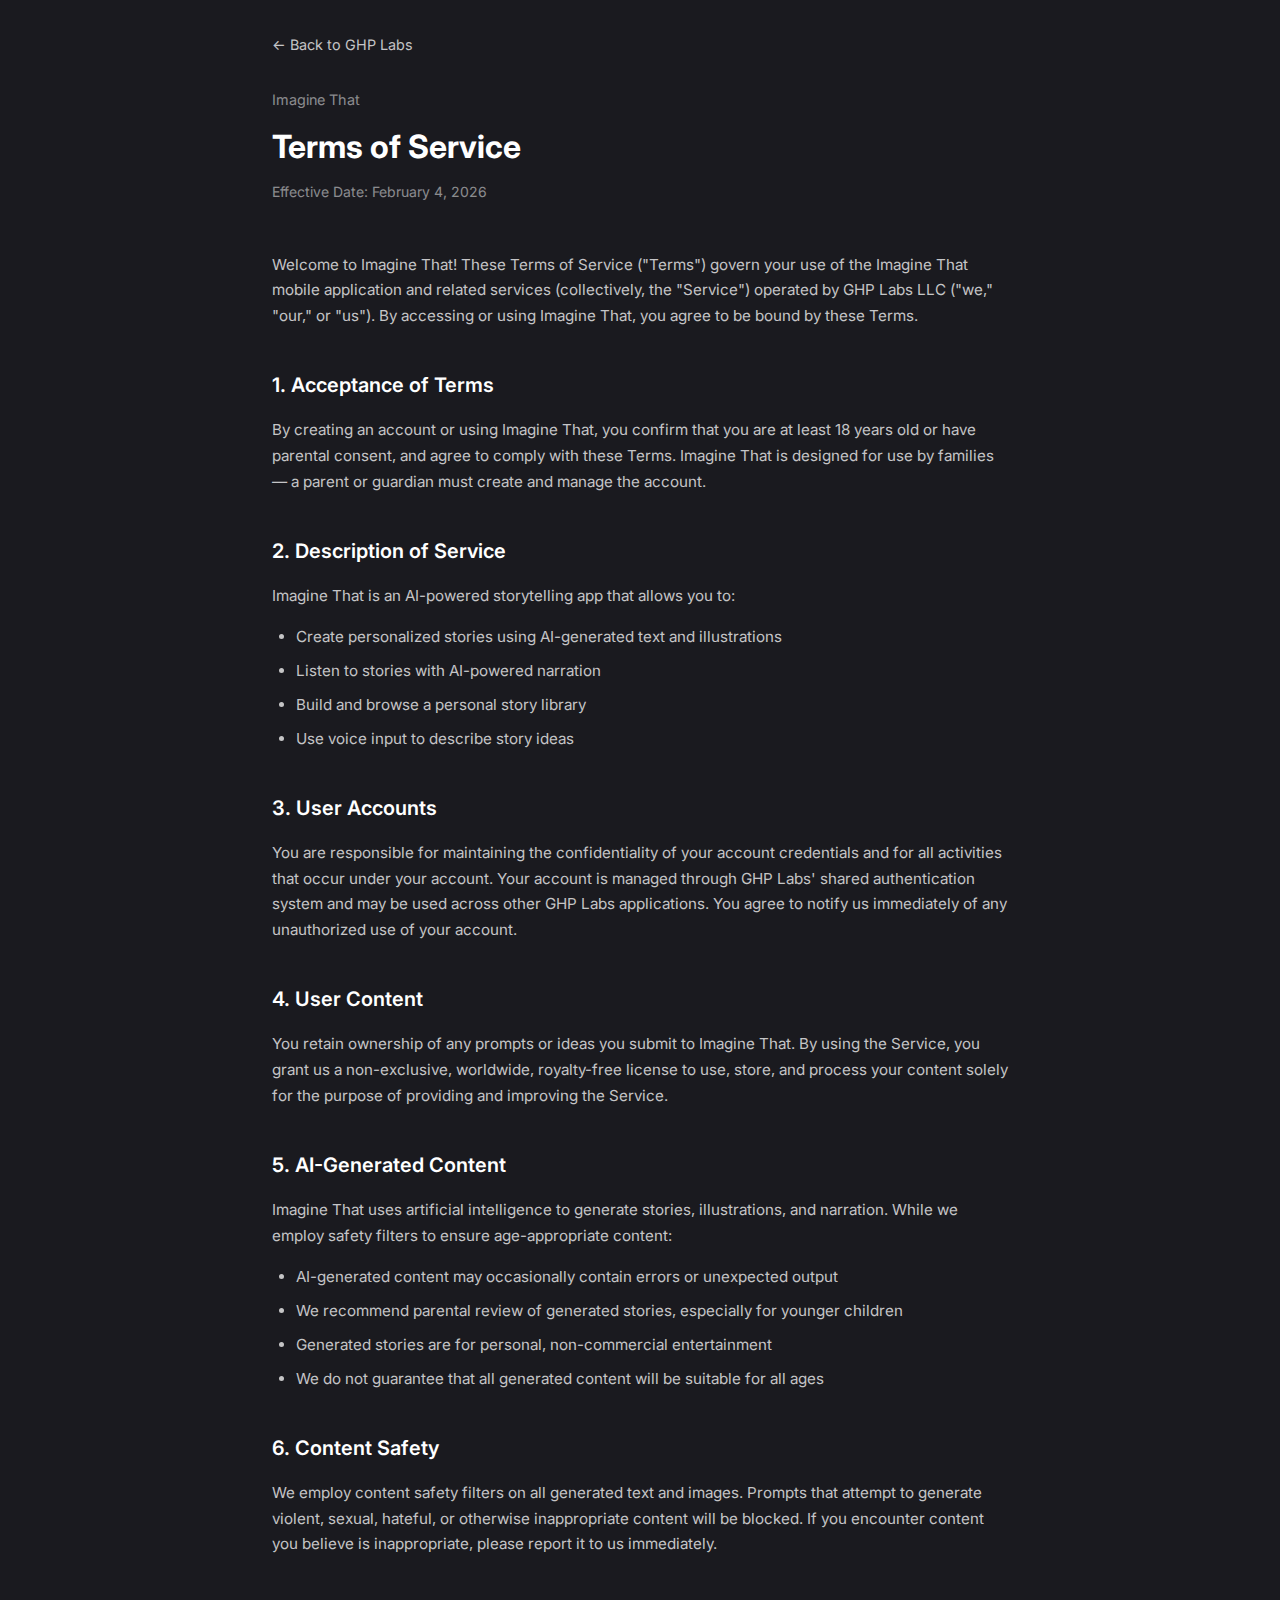
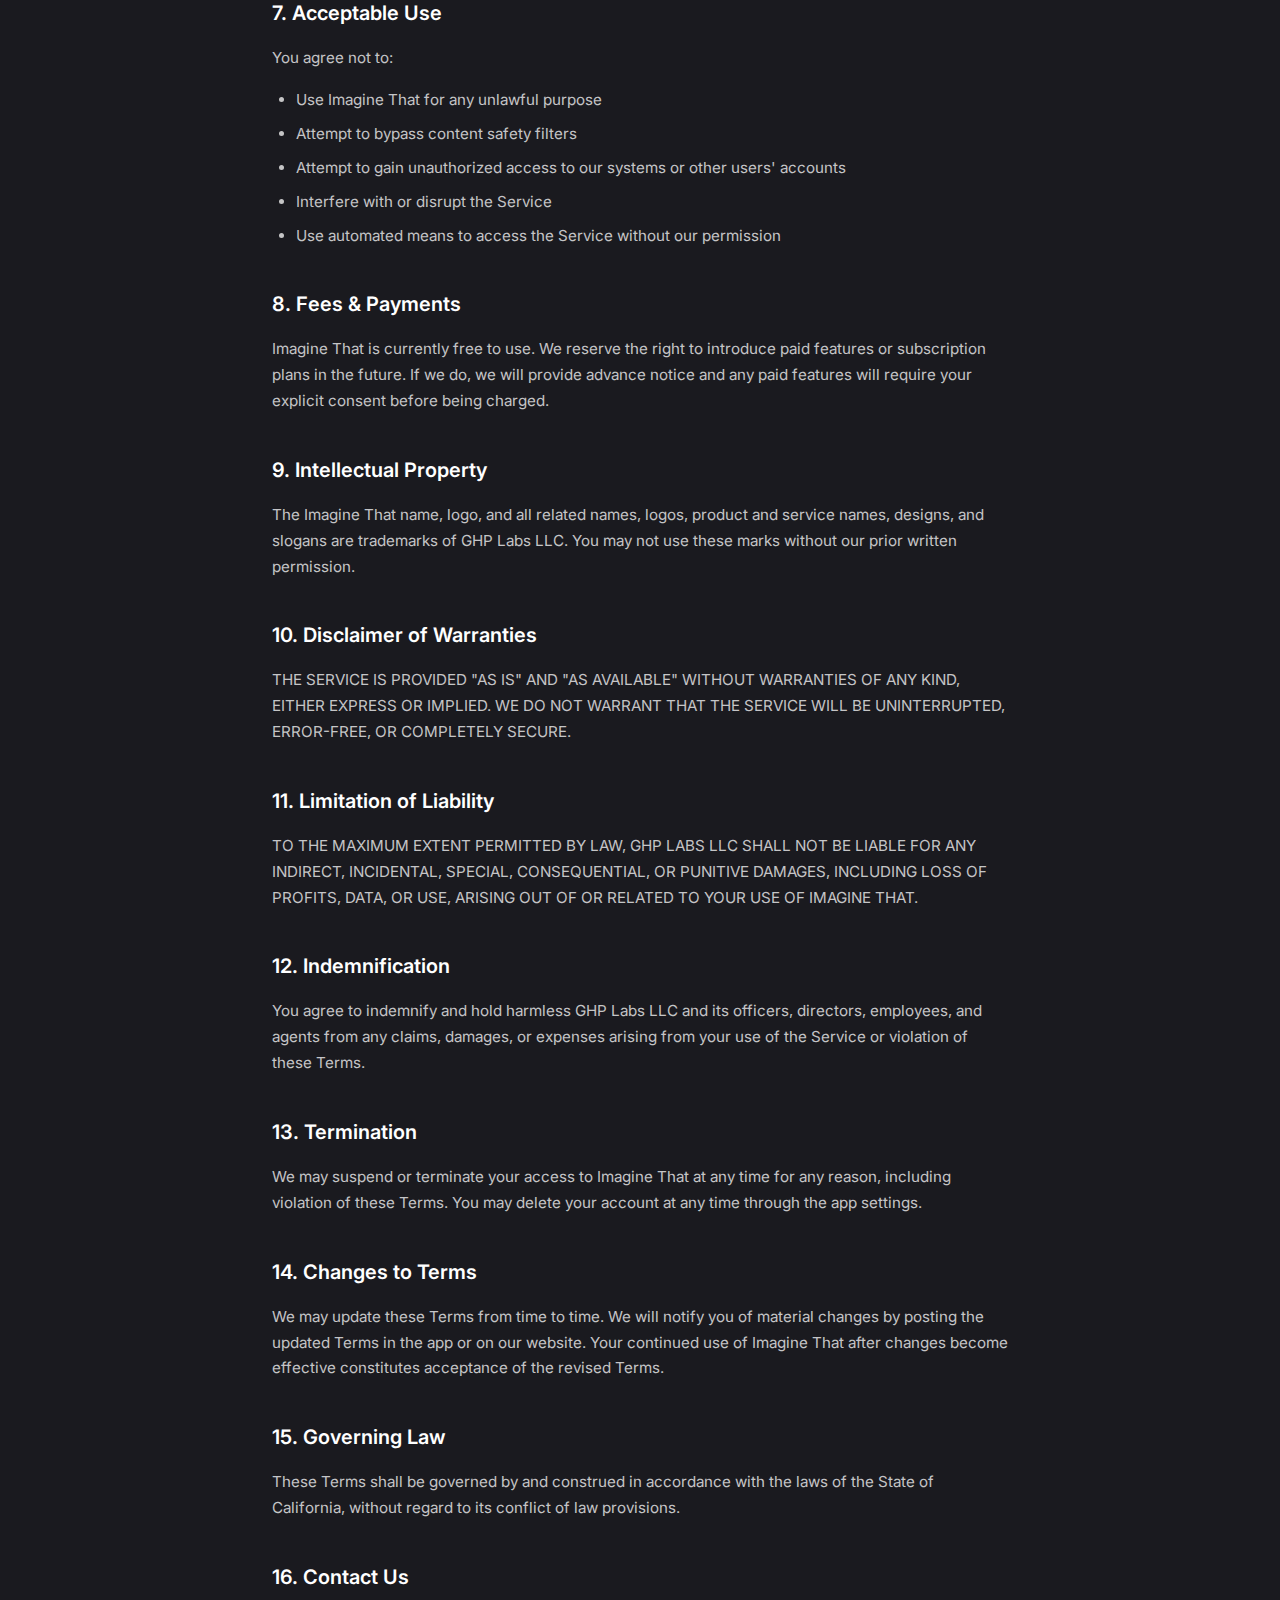
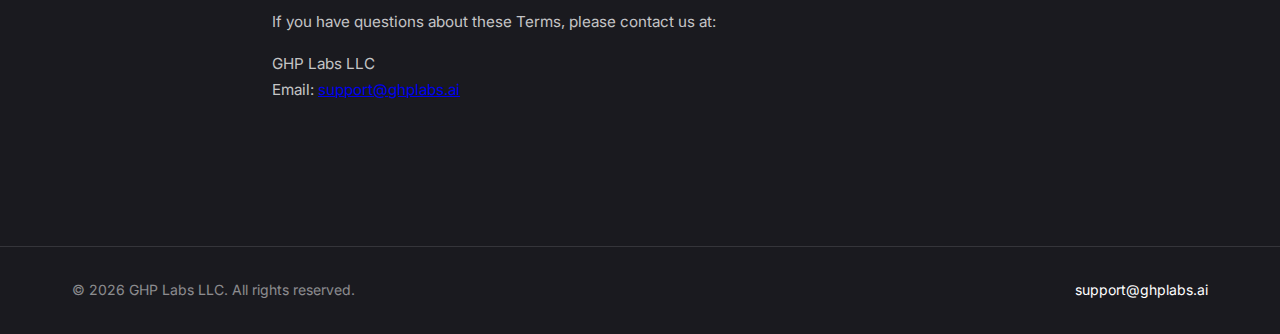
<file: imagine-that/terms.html>
<!DOCTYPE html>
<html lang="en">

<head>
    <meta charset="UTF-8">
    <meta name="viewport" content="width=device-width, initial-scale=1.0">
    <title>Terms of Service | Imagine That</title>
    <meta name="description" content="Terms of Service for Imagine That - AI Storytelling for Kids">
    <link rel="preconnect" href="https://fonts.googleapis.com">
    <link rel="preconnect" href="https://fonts.gstatic.com" crossorigin>
    <link href="https://fonts.googleapis.com/css2?family=Inter:wght@400;500;600;700&display=swap" rel="stylesheet">
    <link rel="stylesheet" href="../styles.css">
</head>

<body>
    <div class="gradient-bg"></div>

    <main class="legal-page">
        <a href="/" class="back-link">← Back to GHP Labs</a>

        <p class="app-name">Imagine That</p>
        <h1>Terms of Service</h1>
        <p class="effective-date">Effective Date: February 4, 2026</p>

        <p>Welcome to Imagine That! These Terms of Service ("Terms") govern your use of the Imagine That mobile
            application and related services (collectively, the "Service") operated by GHP Labs LLC ("we," "our," or
            "us"). By accessing or using Imagine That, you agree to be bound by these Terms.</p>

        <h2>1. Acceptance of Terms</h2>

        <p>By creating an account or using Imagine That, you confirm that you are at least 18 years old or have parental
            consent, and agree to comply with these Terms. Imagine That is designed for use by families — a parent or
            guardian must create and manage the account.</p>

        <h2>2. Description of Service</h2>

        <p>Imagine That is an AI-powered storytelling app that allows you to:</p>
        <ul>
            <li>Create personalized stories using AI-generated text and illustrations</li>
            <li>Listen to stories with AI-powered narration</li>
            <li>Build and browse a personal story library</li>
            <li>Use voice input to describe story ideas</li>
        </ul>

        <h2>3. User Accounts</h2>

        <p>You are responsible for maintaining the confidentiality of your account credentials and for all activities
            that occur under your account. Your account is managed through GHP Labs' shared authentication system and
            may be used across other GHP Labs applications. You agree to notify us immediately of any unauthorized use
            of your account.</p>

        <h2>4. User Content</h2>

        <p>You retain ownership of any prompts or ideas you submit to Imagine That. By using the Service, you grant us a
            non-exclusive, worldwide, royalty-free license to use, store, and process your content solely for the purpose
            of providing and improving the Service.</p>

        <h2>5. AI-Generated Content</h2>

        <p>Imagine That uses artificial intelligence to generate stories, illustrations, and narration. While we employ
            safety filters to ensure age-appropriate content:</p>
        <ul>
            <li>AI-generated content may occasionally contain errors or unexpected output</li>
            <li>We recommend parental review of generated stories, especially for younger children</li>
            <li>Generated stories are for personal, non-commercial entertainment</li>
            <li>We do not guarantee that all generated content will be suitable for all ages</li>
        </ul>

        <h2>6. Content Safety</h2>

        <p>We employ content safety filters on all generated text and images. Prompts that attempt to generate violent,
            sexual, hateful, or otherwise inappropriate content will be blocked. If you encounter content you believe is
            inappropriate, please report it to us immediately.</p>

        <h2>7. Acceptable Use</h2>

        <p>You agree not to:</p>
        <ul>
            <li>Use Imagine That for any unlawful purpose</li>
            <li>Attempt to bypass content safety filters</li>
            <li>Attempt to gain unauthorized access to our systems or other users' accounts</li>
            <li>Interfere with or disrupt the Service</li>
            <li>Use automated means to access the Service without our permission</li>
        </ul>

        <h2>8. Fees &amp; Payments</h2>

        <p>Imagine That is currently free to use. We reserve the right to introduce paid features or subscription plans
            in the future. If we do, we will provide advance notice and any paid features will require your explicit
            consent before being charged.</p>

        <h2>9. Intellectual Property</h2>

        <p>The Imagine That name, logo, and all related names, logos, product and service names, designs, and slogans
            are trademarks of GHP Labs LLC. You may not use these marks without our prior written permission.</p>

        <h2>10. Disclaimer of Warranties</h2>

        <p>THE SERVICE IS PROVIDED "AS IS" AND "AS AVAILABLE" WITHOUT WARRANTIES OF ANY KIND, EITHER EXPRESS OR IMPLIED.
            WE DO NOT WARRANT THAT THE SERVICE WILL BE UNINTERRUPTED, ERROR-FREE, OR COMPLETELY SECURE.</p>

        <h2>11. Limitation of Liability</h2>

        <p>TO THE MAXIMUM EXTENT PERMITTED BY LAW, GHP LABS LLC SHALL NOT BE LIABLE FOR ANY INDIRECT, INCIDENTAL,
            SPECIAL, CONSEQUENTIAL, OR PUNITIVE DAMAGES, INCLUDING LOSS OF PROFITS, DATA, OR USE, ARISING OUT OF OR
            RELATED TO YOUR USE OF IMAGINE THAT.</p>

        <h2>12. Indemnification</h2>

        <p>You agree to indemnify and hold harmless GHP Labs LLC and its officers, directors, employees, and agents from
            any claims, damages, or expenses arising from your use of the Service or violation of these Terms.</p>

        <h2>13. Termination</h2>

        <p>We may suspend or terminate your access to Imagine That at any time for any reason, including violation of
            these Terms. You may delete your account at any time through the app settings.</p>

        <h2>14. Changes to Terms</h2>

        <p>We may update these Terms from time to time. We will notify you of material changes by posting the updated
            Terms in the app or on our website. Your continued use of Imagine That after changes become effective
            constitutes acceptance of the revised Terms.</p>

        <h2>15. Governing Law</h2>

        <p>These Terms shall be governed by and construed in accordance with the laws of the State of California,
            without regard to its conflict of law provisions.</p>

        <h2>16. Contact Us</h2>

        <p>If you have questions about these Terms, please contact us at:</p>
        <p>
            GHP Labs LLC<br>
            Email: <a href="mailto:support@ghplabs.ai">support@ghplabs.ai</a>
        </p>
    </main>

    <footer>
        <div class="footer-content">
            <p>&copy; 2026 GHP Labs LLC. All rights reserved.</p>
            <p class="footer-contact">
                <a href="mailto:support@ghplabs.ai">support@ghplabs.ai</a>
            </p>
        </div>
    </footer>
</body>

</html>
</file>
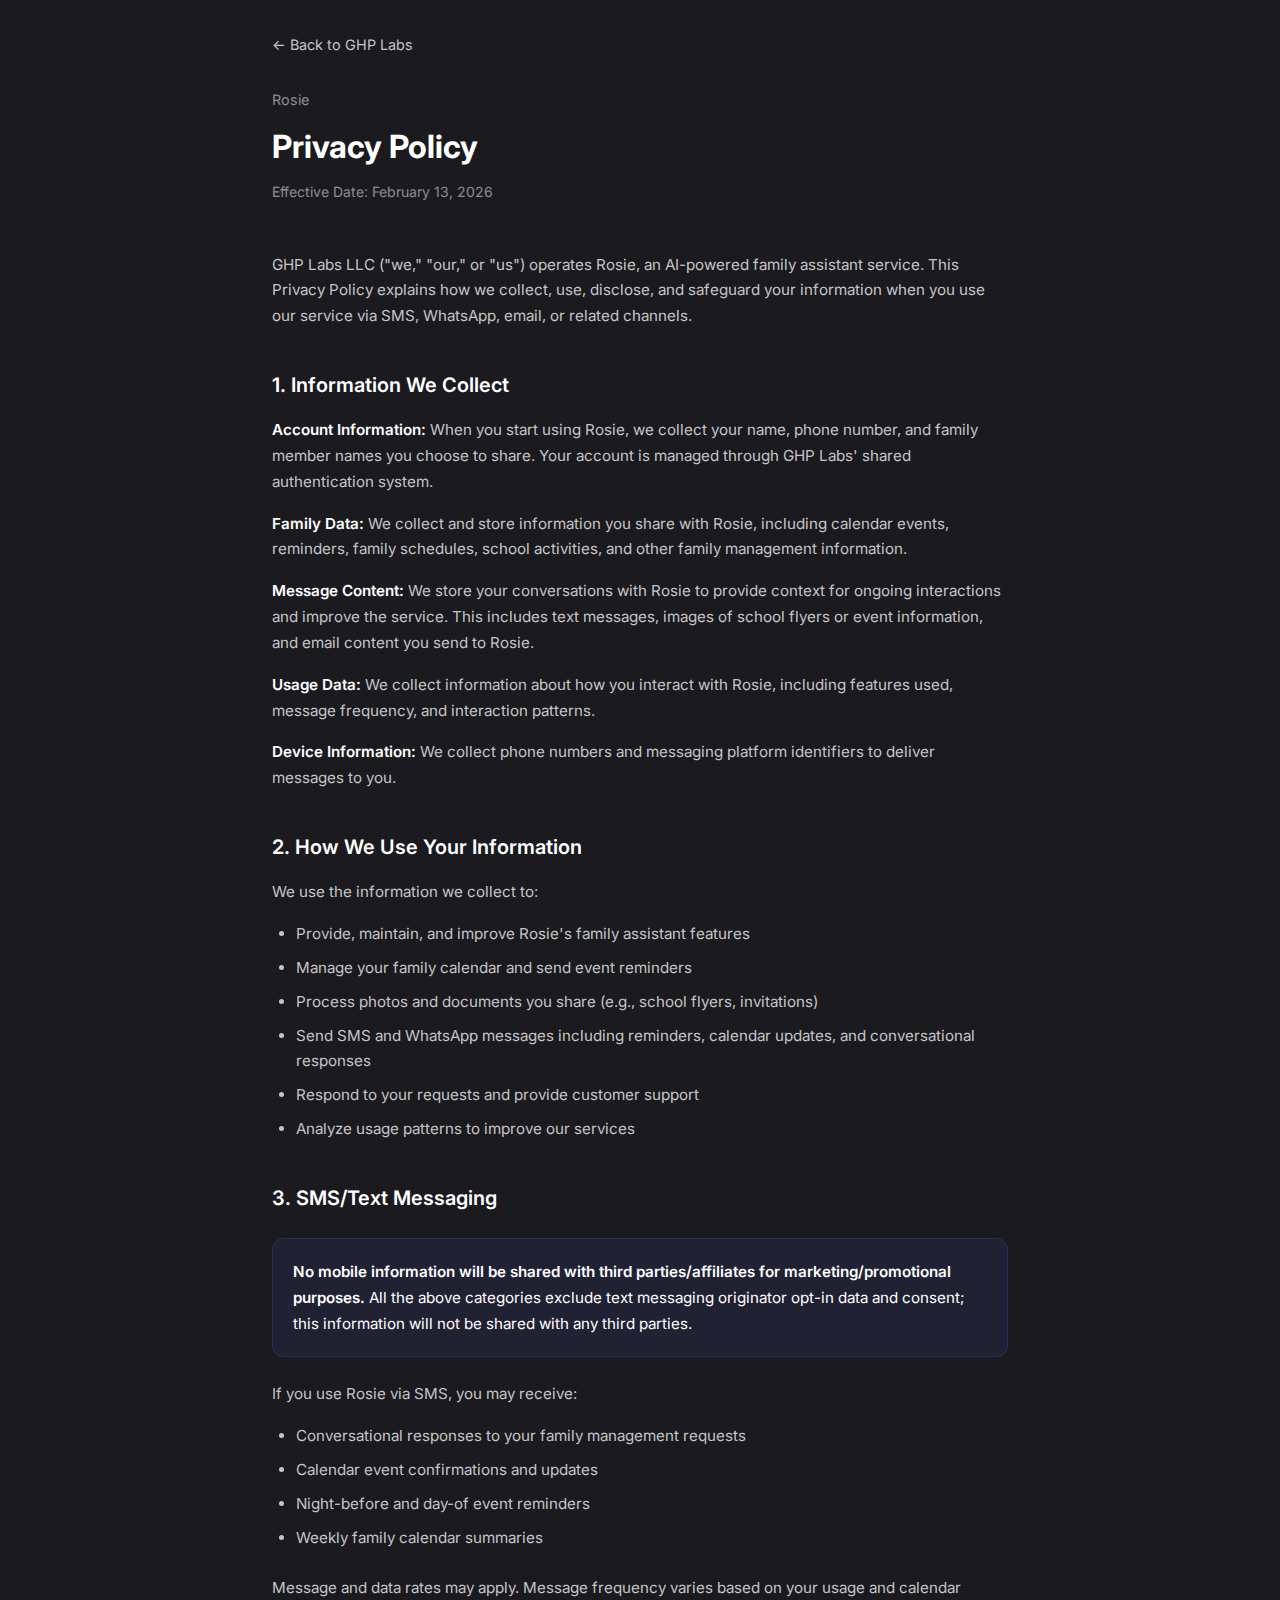
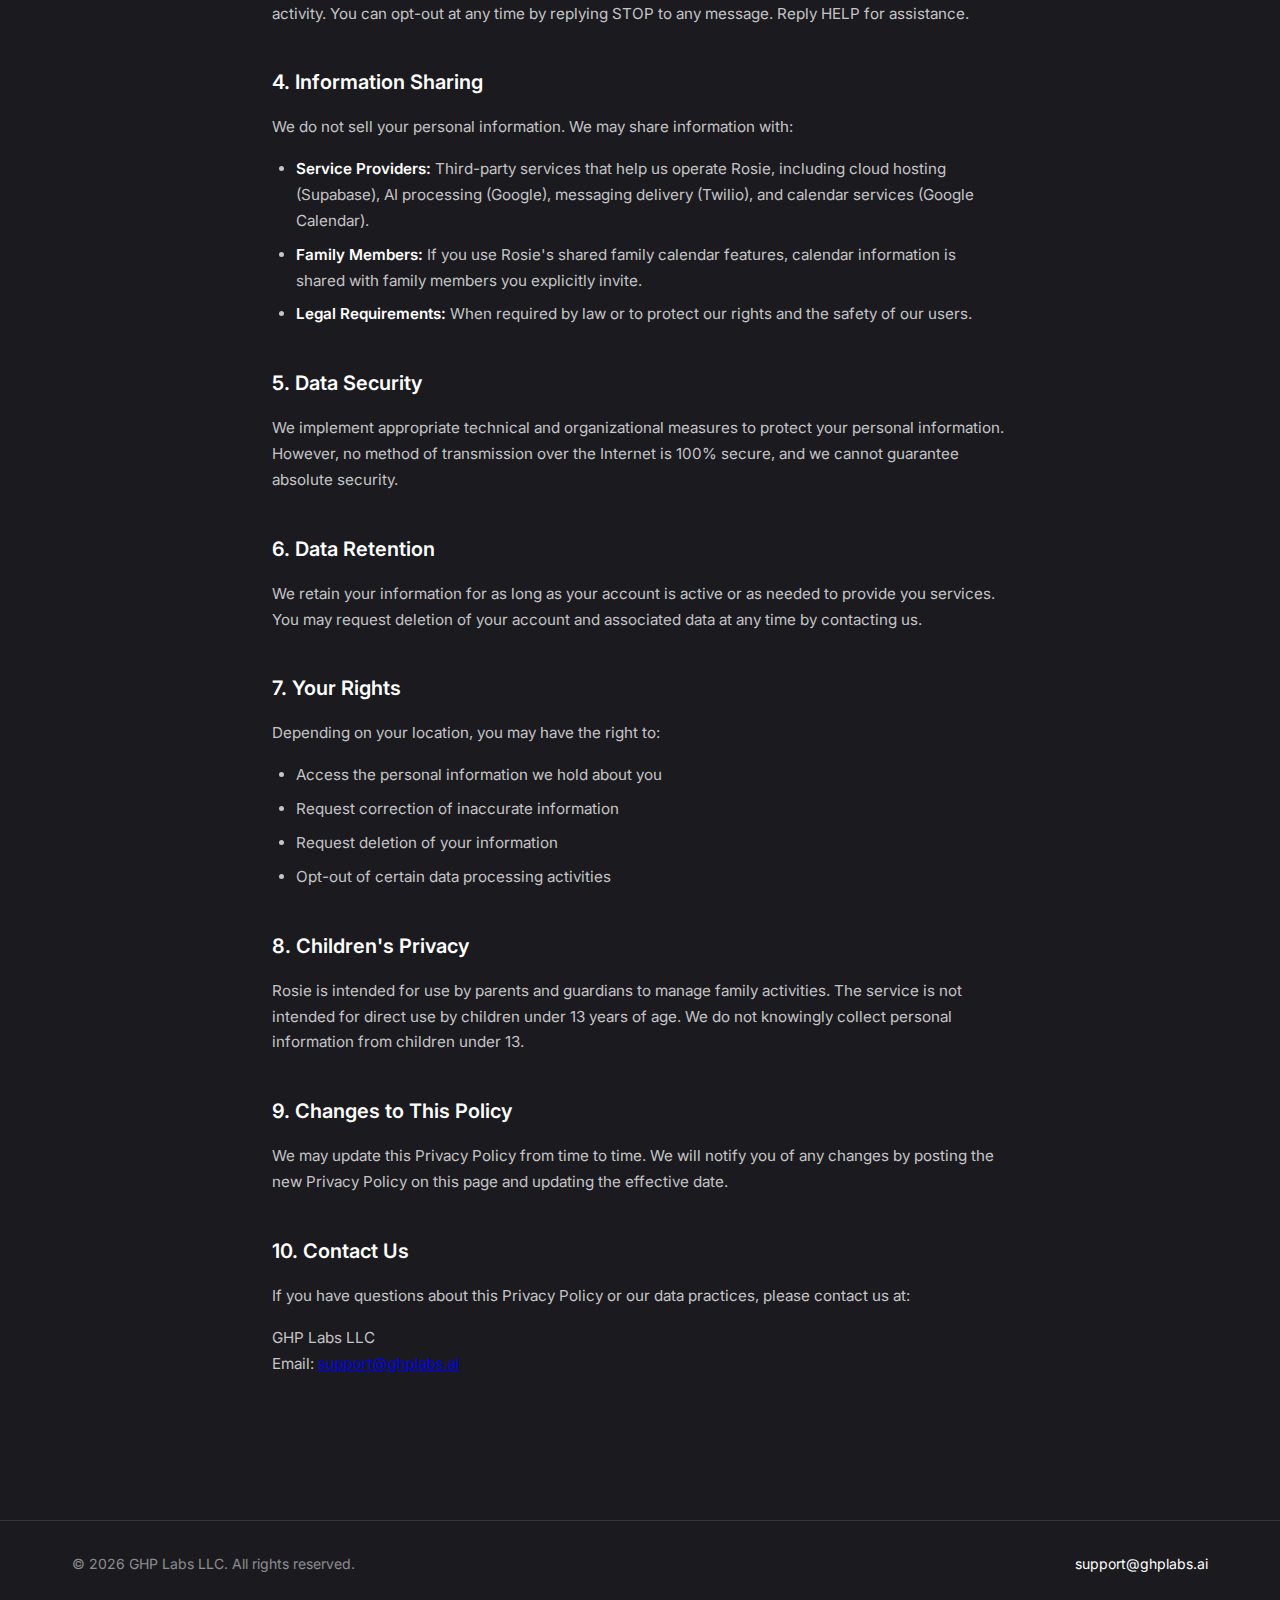
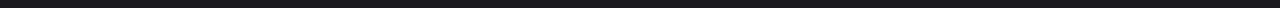
<file: rosie/privacy.html>
<!DOCTYPE html>
<html lang="en">

<head>
    <meta charset="UTF-8">
    <meta name="viewport" content="width=device-width, initial-scale=1.0">
    <title>Privacy Policy | Rosie</title>
    <meta name="description" content="Privacy Policy for Rosie - Your AI Family Assistant">
    <link rel="preconnect" href="https://fonts.googleapis.com">
    <link rel="preconnect" href="https://fonts.gstatic.com" crossorigin>
    <link href="https://fonts.googleapis.com/css2?family=Inter:wght@400;500;600;700&display=swap" rel="stylesheet">
    <link rel="stylesheet" href="../styles.css">
</head>

<body>
    <div class="gradient-bg"></div>

    <main class="legal-page">
        <a href="/" class="back-link">← Back to GHP Labs</a>

        <p class="app-name">Rosie</p>
        <h1>Privacy Policy</h1>
        <p class="effective-date">Effective Date: February 13, 2026</p>

        <p>GHP Labs LLC ("we," "our," or "us") operates Rosie, an AI-powered family assistant
            service. This Privacy Policy explains how we collect, use, disclose, and safeguard your information when
            you use our service via SMS, WhatsApp, email, or related channels.</p>

        <h2>1. Information We Collect</h2>

        <p><strong>Account Information:</strong> When you start using Rosie, we collect your name, phone number, and
            family member names you choose to share. Your account is managed through GHP Labs' shared authentication
            system.</p>

        <p><strong>Family Data:</strong> We collect and store information you share with Rosie, including calendar
            events, reminders, family schedules, school activities, and other family management information.</p>

        <p><strong>Message Content:</strong> We store your conversations with Rosie to provide context for ongoing
            interactions and improve the service. This includes text messages, images of school flyers or event
            information, and email content you send to Rosie.</p>

        <p><strong>Usage Data:</strong> We collect information about how you interact with Rosie, including features
            used, message frequency, and interaction patterns.</p>

        <p><strong>Device Information:</strong> We collect phone numbers and messaging platform identifiers to deliver
            messages to you.</p>

        <h2>2. How We Use Your Information</h2>

        <p>We use the information we collect to:</p>
        <ul>
            <li>Provide, maintain, and improve Rosie's family assistant features</li>
            <li>Manage your family calendar and send event reminders</li>
            <li>Process photos and documents you share (e.g., school flyers, invitations)</li>
            <li>Send SMS and WhatsApp messages including reminders, calendar updates, and conversational responses</li>
            <li>Respond to your requests and provide customer support</li>
            <li>Analyze usage patterns to improve our services</li>
        </ul>

        <h2>3. SMS/Text Messaging</h2>

        <div class="highlight-box">
            <p><strong>No mobile information will be shared with third parties/affiliates for marketing/promotional
                    purposes.</strong> All the above categories exclude text messaging originator opt-in data and
                consent; this information will not be shared with any third parties.</p>
        </div>

        <p>If you use Rosie via SMS, you may receive:</p>
        <ul>
            <li>Conversational responses to your family management requests</li>
            <li>Calendar event confirmations and updates</li>
            <li>Night-before and day-of event reminders</li>
            <li>Weekly family calendar summaries</li>
        </ul>

        <p>Message and data rates may apply. Message frequency varies based on your usage and calendar activity.
            You can opt-out at any time by replying STOP to any message. Reply HELP for assistance.</p>

        <h2>4. Information Sharing</h2>

        <p>We do not sell your personal information. We may share information with:</p>
        <ul>
            <li><strong>Service Providers:</strong> Third-party services that help us operate Rosie, including cloud
                hosting (Supabase), AI processing (Google), messaging delivery (Twilio), and calendar services (Google Calendar).</li>
            <li><strong>Family Members:</strong> If you use Rosie's shared family calendar features, calendar information
                is shared with family members you explicitly invite.</li>
            <li><strong>Legal Requirements:</strong> When required by law or to protect our rights and the safety of our
                users.</li>
        </ul>

        <h2>5. Data Security</h2>

        <p>We implement appropriate technical and organizational measures to protect your personal information. However,
            no method of transmission over the Internet is 100% secure, and we cannot guarantee absolute security.</p>

        <h2>6. Data Retention</h2>

        <p>We retain your information for as long as your account is active or as needed to provide you services. You
            may request deletion of your account and associated data at any time by contacting us.</p>

        <h2>7. Your Rights</h2>

        <p>Depending on your location, you may have the right to:</p>
        <ul>
            <li>Access the personal information we hold about you</li>
            <li>Request correction of inaccurate information</li>
            <li>Request deletion of your information</li>
            <li>Opt-out of certain data processing activities</li>
        </ul>

        <h2>8. Children's Privacy</h2>

        <p>Rosie is intended for use by parents and guardians to manage family activities. The service is not intended
            for direct use by children under 13 years of age. We do not knowingly collect personal information
            from children under 13.</p>

        <h2>9. Changes to This Policy</h2>

        <p>We may update this Privacy Policy from time to time. We will notify you of any changes by posting the new
            Privacy Policy on this page and updating the effective date.</p>

        <h2>10. Contact Us</h2>

        <p>If you have questions about this Privacy Policy or our data practices, please contact us at:</p>
        <p>
            GHP Labs LLC<br>
            Email: <a href="mailto:support@ghplabs.ai">support@ghplabs.ai</a>
        </p>
    </main>

    <footer>
        <div class="footer-content">
            <p>&copy; 2026 GHP Labs LLC. All rights reserved.</p>
            <p class="footer-contact">
                <a href="mailto:support@ghplabs.ai">support@ghplabs.ai</a>
            </p>
        </div>
    </footer>
</body>

</html>
</file>
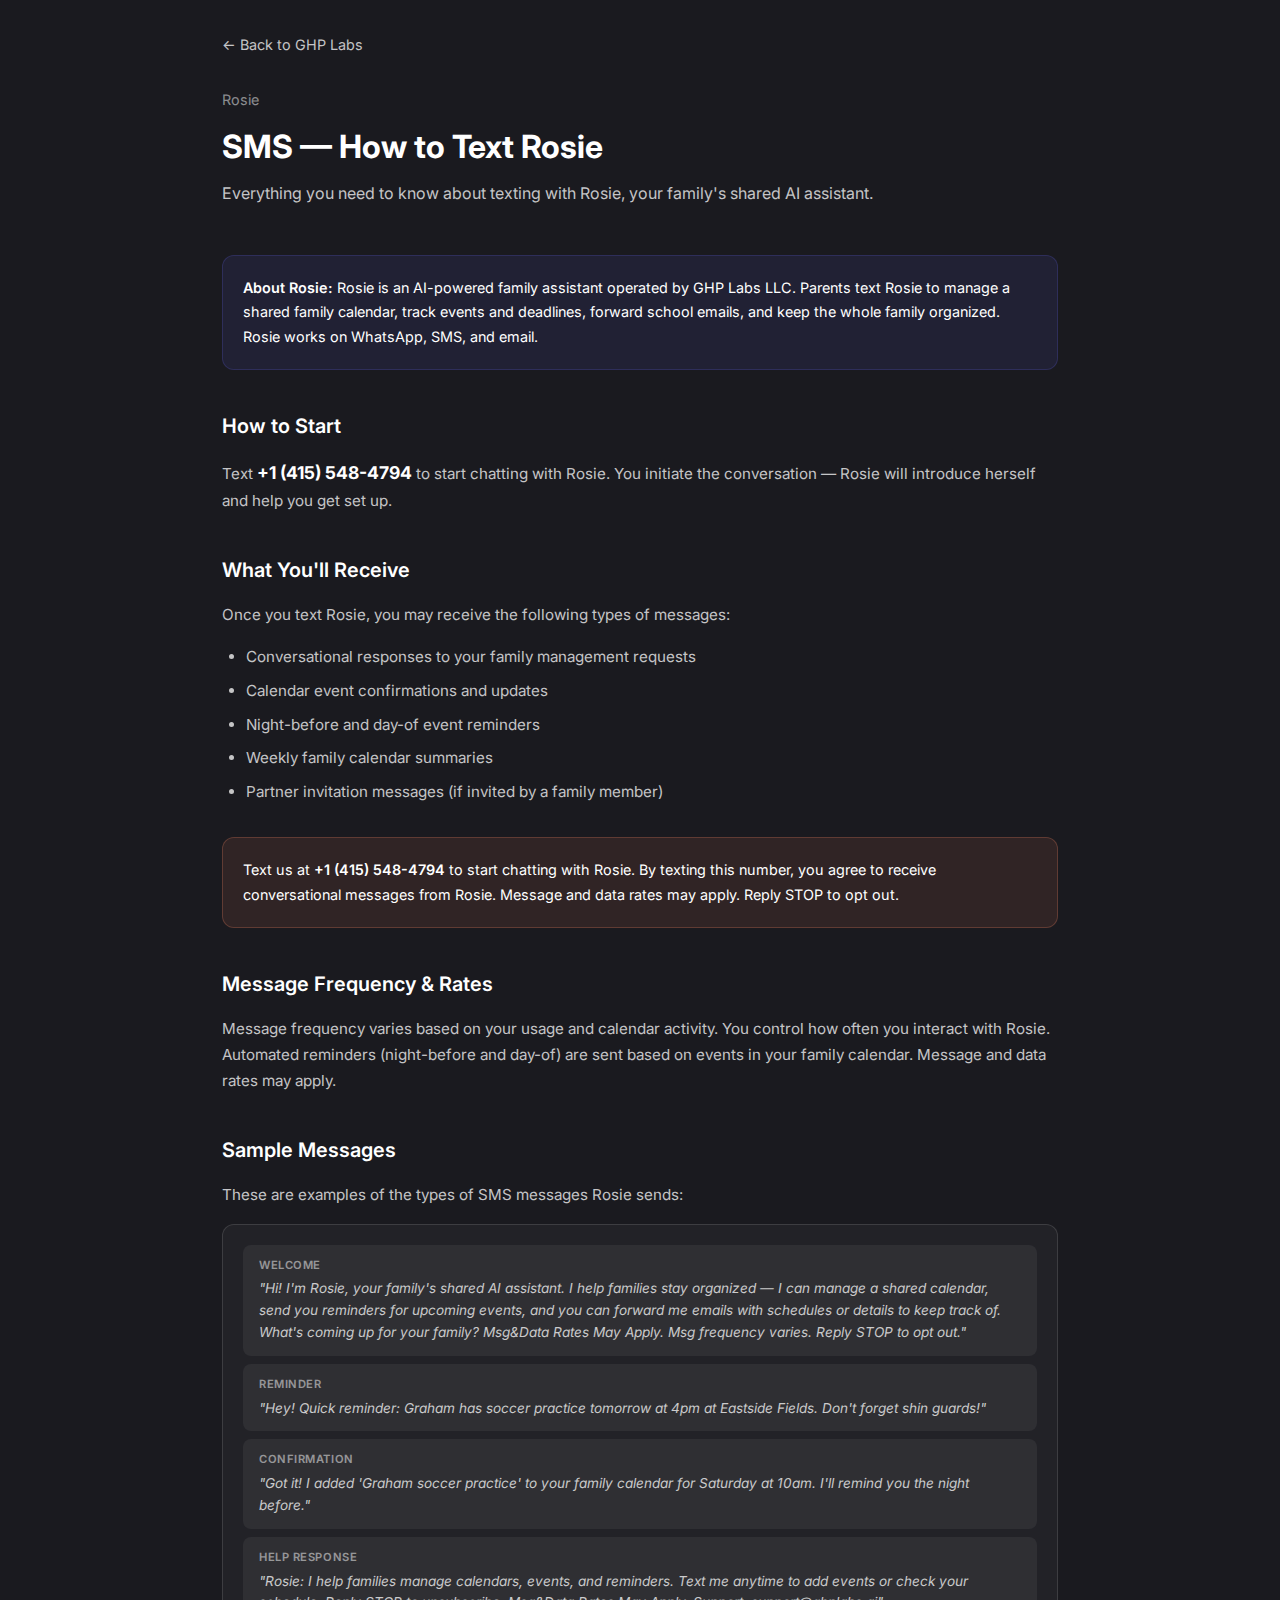
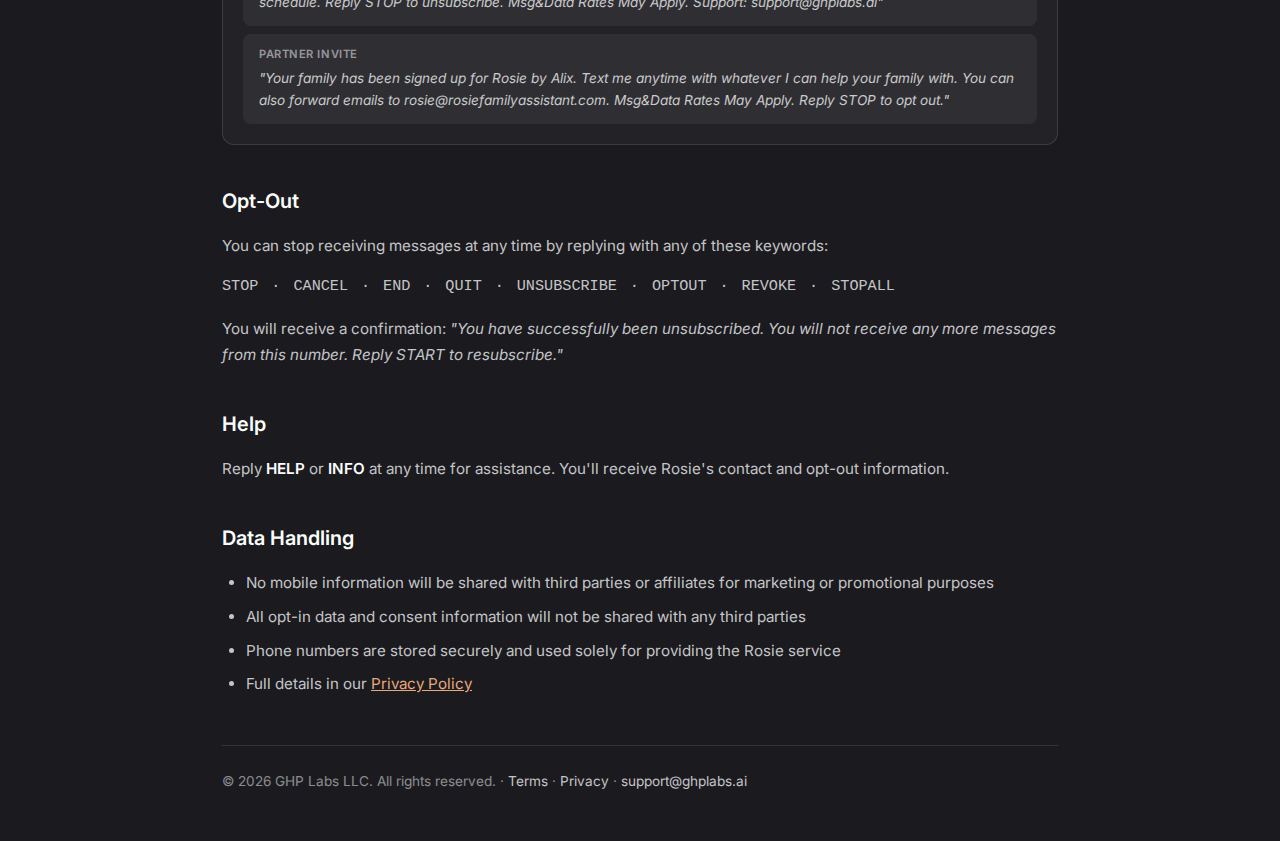
<file: rosie/sms.html>
<!DOCTYPE html>
<html lang="en">

<head>
    <meta charset="UTF-8">
    <meta name="viewport" content="width=device-width, initial-scale=1.0">
    <title>SMS — How to Text Rosie | Rosie</title>
    <meta name="description" content="SMS disclosure and opt-in information for Rosie, your AI family assistant by GHP Labs LLC.">
    <link rel="preconnect" href="https://fonts.googleapis.com">
    <link rel="preconnect" href="https://fonts.gstatic.com" crossorigin>
    <link href="https://fonts.googleapis.com/css2?family=Inter:wght@400;500;600;700&display=swap" rel="stylesheet">
    <link rel="stylesheet" href="../styles.css">
    <style>
        .sms-page {
            max-width: 900px;
            margin: 0 auto;
            padding: 2rem;
        }

        .sms-page h1 {
            font-size: 2rem;
            font-weight: 700;
            margin-bottom: 0.5rem;
        }

        .sms-page .subtitle {
            color: var(--text-secondary);
            font-size: 1rem;
            margin-bottom: 3rem;
        }

        .sms-page h2 {
            font-size: 1.25rem;
            font-weight: 600;
            margin-top: 2.5rem;
            margin-bottom: 1rem;
            color: var(--text-primary);
        }

        .sms-page p,
        .sms-page li {
            color: var(--text-secondary);
            margin-bottom: 1rem;
            font-size: 0.95rem;
            line-height: 1.7;
        }

        .sms-page ul {
            padding-left: 1.5rem;
            margin-bottom: 1.5rem;
        }

        .sms-page li {
            margin-bottom: 0.5rem;
        }

        .sms-page strong {
            color: var(--text-primary);
            font-weight: 600;
        }

        .info-box {
            background: rgba(99, 102, 241, 0.1);
            border: 1px solid rgba(99, 102, 241, 0.2);
            border-radius: 12px;
            padding: 1.25rem;
            margin: 2rem 0;
        }

        .info-box p {
            margin-bottom: 0;
            color: var(--text-primary);
            font-size: 0.9rem;
        }

        .consent-box {
            background: rgba(244, 132, 95, 0.1);
            border: 1px solid rgba(244, 132, 95, 0.25);
            border-radius: 12px;
            padding: 1.25rem;
            margin: 2rem 0;
        }

        .consent-box p {
            margin-bottom: 0;
            color: var(--text-primary);
            font-size: 0.9rem;
            line-height: 1.7;
        }

        .phone-number {
            font-weight: 700;
            color: var(--text-primary);
            font-size: 1.1rem;
        }

        .sample-messages {
            background: rgba(255, 255, 255, 0.04);
            border: 1px solid var(--border-color);
            border-radius: 12px;
            padding: 1.25rem;
            margin: 1rem 0;
        }

        .sample-msg {
            background: rgba(255, 255, 255, 0.06);
            border-radius: 8px;
            padding: 0.75rem 1rem;
            margin-bottom: 0.5rem;
            font-size: 0.85rem;
            color: var(--text-secondary);
            font-style: italic;
        }

        .sample-msg:last-child {
            margin-bottom: 0;
        }

        .sample-msg .label {
            font-style: normal;
            font-weight: 600;
            color: var(--text-muted);
            font-size: 0.7rem;
            text-transform: uppercase;
            letter-spacing: 0.05em;
            display: block;
            margin-bottom: 4px;
        }

        .keyword-list {
            font-family: 'SF Mono', 'Fira Code', 'Consolas', monospace;
            font-size: 0.85rem;
            color: var(--text-primary);
            word-spacing: 0.25em;
        }
    </style>
</head>

<body>
    <main class="sms-page">
        <a href="/" class="back-link" style="display:inline-flex;align-items:center;gap:0.5rem;color:rgba(255,255,255,0.75);text-decoration:none;font-size:0.9rem;margin-bottom:2rem;">← Back to GHP Labs</a>

        <p style="color: var(--text-muted); font-size: 0.9rem; margin-bottom: 0.5rem;">Rosie</p>
        <h1>SMS — How to Text Rosie</h1>
        <p class="subtitle">Everything you need to know about texting with Rosie, your family's shared AI assistant.</p>

        <div class="info-box">
            <p><strong>About Rosie:</strong> Rosie is an AI-powered family assistant operated by GHP Labs LLC. Parents text Rosie to manage a shared family calendar, track events and deadlines, forward school emails, and keep the whole family organized. Rosie works on WhatsApp, SMS, and email.</p>
        </div>

        <h2>How to Start</h2>
        <p>Text <span class="phone-number">+1 (415) 548-4794</span> to start chatting with Rosie. You initiate the conversation — Rosie will introduce herself and help you get set up.</p>

        <h2>What You'll Receive</h2>
        <p>Once you text Rosie, you may receive the following types of messages:</p>
        <ul>
            <li>Conversational responses to your family management requests</li>
            <li>Calendar event confirmations and updates</li>
            <li>Night-before and day-of event reminders</li>
            <li>Weekly family calendar summaries</li>
            <li>Partner invitation messages (if invited by a family member)</li>
        </ul>

        <div class="consent-box">
            <p>Text us at <strong>+1 (415) 548-4794</strong> to start chatting with Rosie. By texting this number, you agree to receive conversational messages from Rosie. Message and data rates may apply. Reply STOP to opt out.</p>
        </div>

        <h2>Message Frequency &amp; Rates</h2>
        <p>Message frequency varies based on your usage and calendar activity. You control how often you interact with Rosie. Automated reminders (night-before and day-of) are sent based on events in your family calendar. Message and data rates may apply.</p>

        <h2>Sample Messages</h2>
        <p>These are examples of the types of SMS messages Rosie sends:</p>
        <div class="sample-messages">
            <div class="sample-msg">
                <span class="label">Welcome</span>
                "Hi! I'm Rosie, your family's shared AI assistant. I help families stay organized — I can manage a shared calendar, send you reminders for upcoming events, and you can forward me emails with schedules or details to keep track of. What's coming up for your family? Msg&amp;Data Rates May Apply. Msg frequency varies. Reply STOP to opt out."
            </div>
            <div class="sample-msg">
                <span class="label">Reminder</span>
                "Hey! Quick reminder: Graham has soccer practice tomorrow at 4pm at Eastside Fields. Don't forget shin guards!"
            </div>
            <div class="sample-msg">
                <span class="label">Confirmation</span>
                "Got it! I added 'Graham soccer practice' to your family calendar for Saturday at 10am. I'll remind you the night before."
            </div>
            <div class="sample-msg">
                <span class="label">Help Response</span>
                "Rosie: I help families manage calendars, events, and reminders. Text me anytime to add events or check your schedule. Reply STOP to unsubscribe. Msg&amp;Data Rates May Apply. Support: support@ghplabs.ai"
            </div>
            <div class="sample-msg">
                <span class="label">Partner Invite</span>
                "Your family has been signed up for Rosie by Alix. Text me anytime with whatever I can help your family with. You can also forward emails to rosie@rosiefamilyassistant.com. Msg&amp;Data Rates May Apply. Reply STOP to opt out."
            </div>
        </div>

        <h2>Opt-Out</h2>
        <p>You can stop receiving messages at any time by replying with any of these keywords:</p>
        <p class="keyword-list">STOP &middot; CANCEL &middot; END &middot; QUIT &middot; UNSUBSCRIBE &middot; OPTOUT &middot; REVOKE &middot; STOPALL</p>
        <p>You will receive a confirmation: <em>"You have successfully been unsubscribed. You will not receive any more messages from this number. Reply START to resubscribe."</em></p>

        <h2>Help</h2>
        <p>Reply <strong>HELP</strong> or <strong>INFO</strong> at any time for assistance. You'll receive Rosie's contact and opt-out information.</p>

        <h2>Data Handling</h2>
        <ul>
            <li>No mobile information will be shared with third parties or affiliates for marketing or promotional purposes</li>
            <li>All opt-in data and consent information will not be shared with any third parties</li>
            <li>Phone numbers are stored securely and used solely for providing the Rosie service</li>
            <li>Full details in our <a href="/rosie/privacy" style="color: var(--accent-start);">Privacy Policy</a></li>
        </ul>

        <footer style="margin-top:3rem; padding-top:1.5rem; border-top:1px solid var(--border-color);">
            <p style="color: var(--text-muted); font-size: 0.85rem;">&copy; 2026 GHP Labs LLC. All rights reserved. &middot; <a href="/rosie/terms" style="color: var(--text-secondary); text-decoration:none;">Terms</a> &middot; <a href="/rosie/privacy" style="color: var(--text-secondary); text-decoration:none;">Privacy</a> &middot; <a href="mailto:support@ghplabs.ai" style="color: var(--text-secondary); text-decoration:none;">support@ghplabs.ai</a></p>
        </footer>
    </main>
</body>

</html>
</file>
<file: styles.css>
/* GHP Labs - Global Styles */

:root {
    --bg-primary: #1a1a1f;
    --bg-secondary: #242429;
    --bg-card: rgba(255, 255, 255, 0.08);
    --bg-card-hover: rgba(255, 255, 255, 0.12);
    --text-primary: #ffffff;
    --text-secondary: rgba(255, 255, 255, 0.75);
    --text-muted: rgba(255, 255, 255, 0.5);
    --accent-start: #e8a87c;
    --accent-end: #f4a261;
    --border-color: rgba(255, 255, 255, 0.12);
    --border-hover: rgba(255, 255, 255, 0.2);
    --card-blur: 20px;
}

* {
    margin: 0;
    padding: 0;
    box-sizing: border-box;
}

html {
    scroll-behavior: smooth;
}

body {
    font-family: 'Inter', -apple-system, BlinkMacSystemFont, 'Segoe UI', sans-serif;
    background-color: var(--bg-primary);
    color: var(--text-primary);
    line-height: 1.6;
    min-height: 100vh;
    position: relative;
    overflow-x: hidden;
}

/* Full-screen photo slideshow */
.slideshow-container {
    position: fixed;
    top: 0;
    left: 0;
    right: 0;
    bottom: 0;
    z-index: 0;
}

.slide {
    position: absolute;
    top: 0;
    left: 0;
    width: 100%;
    height: 100%;
    background-size: cover;
    background-position: center;
    opacity: 0;
    animation: kenBurns 48s infinite;
}

/* Stagger each slide - 6 seconds display time per slide with crossfade */
.slide:nth-child(1) {
    animation-delay: 0s;
}

.slide:nth-child(2) {
    animation-delay: 6s;
}

.slide:nth-child(3) {
    animation-delay: 12s;
}

.slide:nth-child(4) {
    animation-delay: 18s;
}

.slide:nth-child(5) {
    animation-delay: 24s;
}

.slide:nth-child(6) {
    animation-delay: 30s;
}

.slide:nth-child(7) {
    animation-delay: 36s;
}

.slide:nth-child(8) {
    animation-delay: 42s;
}

@keyframes kenBurns {
    0% {
        opacity: 0;
        transform: scale(1.0);
    }

    2% {
        opacity: 1;
    }

    10.5% {
        opacity: 1;
    }

    12.5% {
        opacity: 0;
        transform: scale(1.1);
    }

    100% {
        opacity: 0;
        transform: scale(1.0);
    }
}

/* Warm overlay on slideshow */
.slideshow-overlay {
    position: fixed;
    top: 0;
    left: 0;
    right: 0;
    bottom: 0;
    background: linear-gradient(to bottom,
            rgba(26, 26, 31, 0.4) 0%,
            rgba(26, 26, 31, 0.6) 50%,
            rgba(26, 26, 31, 0.85) 100%);
    pointer-events: none;
    z-index: 1;
}

/* Accessibility: Respect reduced motion preference */
@media (prefers-reduced-motion: reduce) {
    .slide {
        animation: none;
        opacity: 0;
    }

    .slide:first-child {
        opacity: 1;
    }
}

/* Header */
header {
    position: relative;
    z-index: 10;
    display: flex;
    justify-content: space-between;
    align-items: center;
    padding: 1.5rem 2rem;
    max-width: 1200px;
    margin: 0 auto;
}

.logo {
    display: flex;
    align-items: center;
    gap: 0.5rem;
    font-weight: 600;
    font-size: 1.25rem;
}

.logo-icon {
    font-size: 1.5rem;
}

.contact-btn {
    padding: 0.6rem 1.25rem;
    background: var(--bg-card);
    border: 1px solid var(--border-color);
    border-radius: 8px;
    color: var(--text-primary);
    text-decoration: none;
    font-size: 0.9rem;
    font-weight: 500;
    transition: all 0.2s ease;
}

.contact-btn:hover {
    background: var(--bg-card-hover);
    border-color: var(--border-hover);
}

/* Main content */
main {
    position: relative;
    z-index: 10;
    max-width: 1200px;
    margin: 0 auto;
    padding: 2rem;
}

/* Hero section */
.hero {
    text-align: center;
    padding: 4rem 0 6rem;
}

.hero h1 {
    font-size: clamp(2rem, 5vw, 3.5rem);
    font-weight: 700;
    line-height: 1.2;
    margin-bottom: 1.5rem;
    letter-spacing: -0.02em;
    text-wrap: balance;
}

.nowrap {
    white-space: nowrap;
}

.gradient-text {
    background: linear-gradient(135deg, var(--accent-start), var(--accent-end));
    -webkit-background-clip: text;
    -webkit-text-fill-color: transparent;
    background-clip: text;
}

.hero-subtitle {
    font-size: 1.25rem;
    color: var(--text-secondary);
    max-width: 500px;
    margin: 0 auto;
}

/* Mission section */
.mission {
    padding: 4rem 0 5rem;
    max-width: 640px;
    margin: 0 auto;
    text-align: center;
}

.mission p {
    font-size: 1.1rem;
    color: var(--text-secondary);
    line-height: 1.7;
    margin-bottom: 1.5rem;
}

.mission .mission-highlight {
    font-size: 1.5rem;
    font-weight: 500;
    letter-spacing: -0.01em;
    color: var(--text-primary);
    margin: 2rem 0;
}

/* Apps section */
.apps {
    padding: 2rem 0;
}

.apps h2 {
    font-size: 0.875rem;
    font-weight: 600;
    text-transform: uppercase;
    letter-spacing: 0.1em;
    color: var(--text-muted);
    margin-bottom: 1.5rem;
}

.app-grid {
    display: grid;
    gap: 1.5rem;
}

.app-card {
    display: flex;
    gap: 1.5rem;
    padding: 1.75rem;
    background: rgba(255, 255, 255, 0.06);
    backdrop-filter: blur(var(--card-blur));
    -webkit-backdrop-filter: blur(var(--card-blur));
    border: 1px solid var(--border-color);
    border-radius: 16px;
    transition: all 0.3s ease;
}

.app-card:hover {
    background: rgba(255, 255, 255, 0.1);
    border-color: var(--border-hover);
    transform: translateY(-2px);
}

.app-icon {
    font-size: 2.5rem;
    width: 60px;
    height: 60px;
    display: flex;
    align-items: center;
    justify-content: center;
    background: linear-gradient(135deg, rgba(232, 168, 124, 0.2), rgba(244, 162, 97, 0.2));
    border-radius: 14px;
    flex-shrink: 0;
}

.app-icon-img {
    width: 60px;
    height: 60px;
    border-radius: 14px;
    flex-shrink: 0;
}

.app-info h3 {
    font-size: 1.25rem;
    font-weight: 600;
    margin-bottom: 0.5rem;
}

.app-info p {
    color: var(--text-secondary);
    font-size: 0.95rem;
    margin-bottom: 1rem;
}

.app-status {
    margin-bottom: 1rem;
}

.status-badge {
    display: inline-block;
    padding: 0.35rem 0.75rem;
    background: linear-gradient(135deg, rgba(232, 168, 124, 0.2), rgba(244, 162, 97, 0.2));
    border: 1px solid rgba(232, 168, 124, 0.3);
    border-radius: 20px;
    font-size: 0.75rem;
    font-weight: 500;
    color: var(--accent-start);
}

.beta-btn {
    display: inline-block;
    padding: 0.5rem 1rem;
    background: linear-gradient(135deg, var(--accent-start), var(--accent-end));
    border-radius: 8px;
    font-size: 0.85rem;
    font-weight: 600;
    color: white;
    text-decoration: none;
    transition: all 0.2s ease;
    box-shadow: 0 4px 12px rgba(232, 168, 124, 0.3);
}

.beta-btn:hover {
    transform: translateY(-1px);
    box-shadow: 0 6px 16px rgba(232, 168, 124, 0.4);
}

.coming-soon-badge {
    display: inline-block;
    padding: 0.5rem 1rem;
    background: rgba(99, 102, 241, 0.15);
    border: 1px solid rgba(99, 102, 241, 0.3);
    border-radius: 8px;
    font-size: 0.85rem;
    font-weight: 600;
    color: #a5b4fc;
}

.app-links {
    display: flex;
    gap: 0.5rem;
    align-items: center;
}

.app-links a {
    color: #ffffff;
    text-decoration: none;
    font-size: 0.85rem;
    transition: opacity 0.2s ease;
}

.app-links a:hover {
    opacity: 0.7;
}

.app-links .divider {
    color: var(--text-muted);
    font-size: 0.75rem;
}

/* Footer */
footer {
    position: relative;
    z-index: 10;
    border-top: 1px solid var(--border-color);
    margin-top: 6rem;
}

.footer-content {
    max-width: 1200px;
    margin: 0 auto;
    padding: 2rem;
    display: flex;
    justify-content: space-between;
    align-items: center;
    font-size: 0.875rem;
    color: var(--text-muted);
}

.footer-contact a,
.footer-links a {
    color: #ffffff;
    text-decoration: none;
    transition: opacity 0.2s ease;
}

.footer-contact a:hover,
.footer-links a:hover {
    opacity: 0.7;
}

/* Legal page styles */
.legal-page {
    max-width: 800px;
    margin: 0 auto;
    padding: 2rem;
}

.legal-page .back-link {
    display: inline-flex;
    align-items: center;
    gap: 0.5rem;
    color: var(--text-secondary);
    text-decoration: none;
    font-size: 0.9rem;
    margin-bottom: 2rem;
    transition: color 0.2s ease;
}

.legal-page .back-link:hover {
    color: var(--text-primary);
}

.legal-page h1 {
    font-size: 2rem;
    font-weight: 700;
    margin-bottom: 0.5rem;
}

.legal-page .app-name {
    color: var(--text-muted);
    font-size: 0.9rem;
    margin-bottom: 0.5rem;
}

.legal-page .effective-date {
    color: var(--text-muted);
    font-size: 0.875rem;
    margin-bottom: 3rem;
}

.legal-page h2 {
    font-size: 1.25rem;
    font-weight: 600;
    margin-top: 2.5rem;
    margin-bottom: 1rem;
    color: var(--text-primary);
}

.legal-page p,
.legal-page li {
    color: var(--text-secondary);
    margin-bottom: 1rem;
    font-size: 0.95rem;
    line-height: 1.7;
}

.legal-page ul,
.legal-page ol {
    padding-left: 1.5rem;
    margin-bottom: 1.5rem;
}

.legal-page li {
    margin-bottom: 0.5rem;
}

.legal-page strong {
    color: var(--text-primary);
    font-weight: 600;
}

.legal-page .highlight-box {
    background: rgba(99, 102, 241, 0.1);
    border: 1px solid rgba(99, 102, 241, 0.2);
    border-radius: 12px;
    padding: 1.25rem;
    margin: 1.5rem 0;
}

.legal-page .highlight-box p {
    margin-bottom: 0;
    color: var(--text-primary);
}

/* Responsive */
@media (max-width: 768px) {
    header {
        padding: 1rem;
    }

    main {
        padding: 1rem;
    }

    .hero {
        padding: 2rem 0 3rem;
    }

    .hero h1 {
        font-size: 1.75rem;
        line-height: 1.3;
    }

    .hero-subtitle {
        font-size: 1rem;
        padding: 0 0.5rem;
    }

    .apps h2 {
        text-align: left;
    }

    .app-card {
        flex-direction: row;
        align-items: flex-start;
        gap: 1rem;
        padding: 1.25rem;
    }

    .app-icon,
    .app-icon-img {
        width: 48px;
        height: 48px;
        font-size: 1.75rem;
        border-radius: 12px;
    }

    .app-info h3 {
        font-size: 1.1rem;
    }

    .app-info p {
        font-size: 0.875rem;
        margin-bottom: 0.75rem;
    }

    .status-badge {
        font-size: 0.7rem;
        padding: 0.25rem 0.6rem;
    }

    .app-links {
        flex-wrap: wrap;
    }

    .app-links a {
        font-size: 0.8rem;
    }

    .footer-content {
        flex-direction: column;
        gap: 0.5rem;
        text-align: center;
        padding: 1.5rem 1rem;
    }
}

/* Extra small screens */
@media (max-width: 380px) {
    .hero h1 {
        font-size: 1.5rem;
    }

    .app-card {
        flex-direction: column;
        align-items: center;
        text-align: center;
    }

    .app-info {
        display: flex;
        flex-direction: column;
        align-items: center;
    }

    .app-links {
        justify-content: center;
    }
}
</file>
